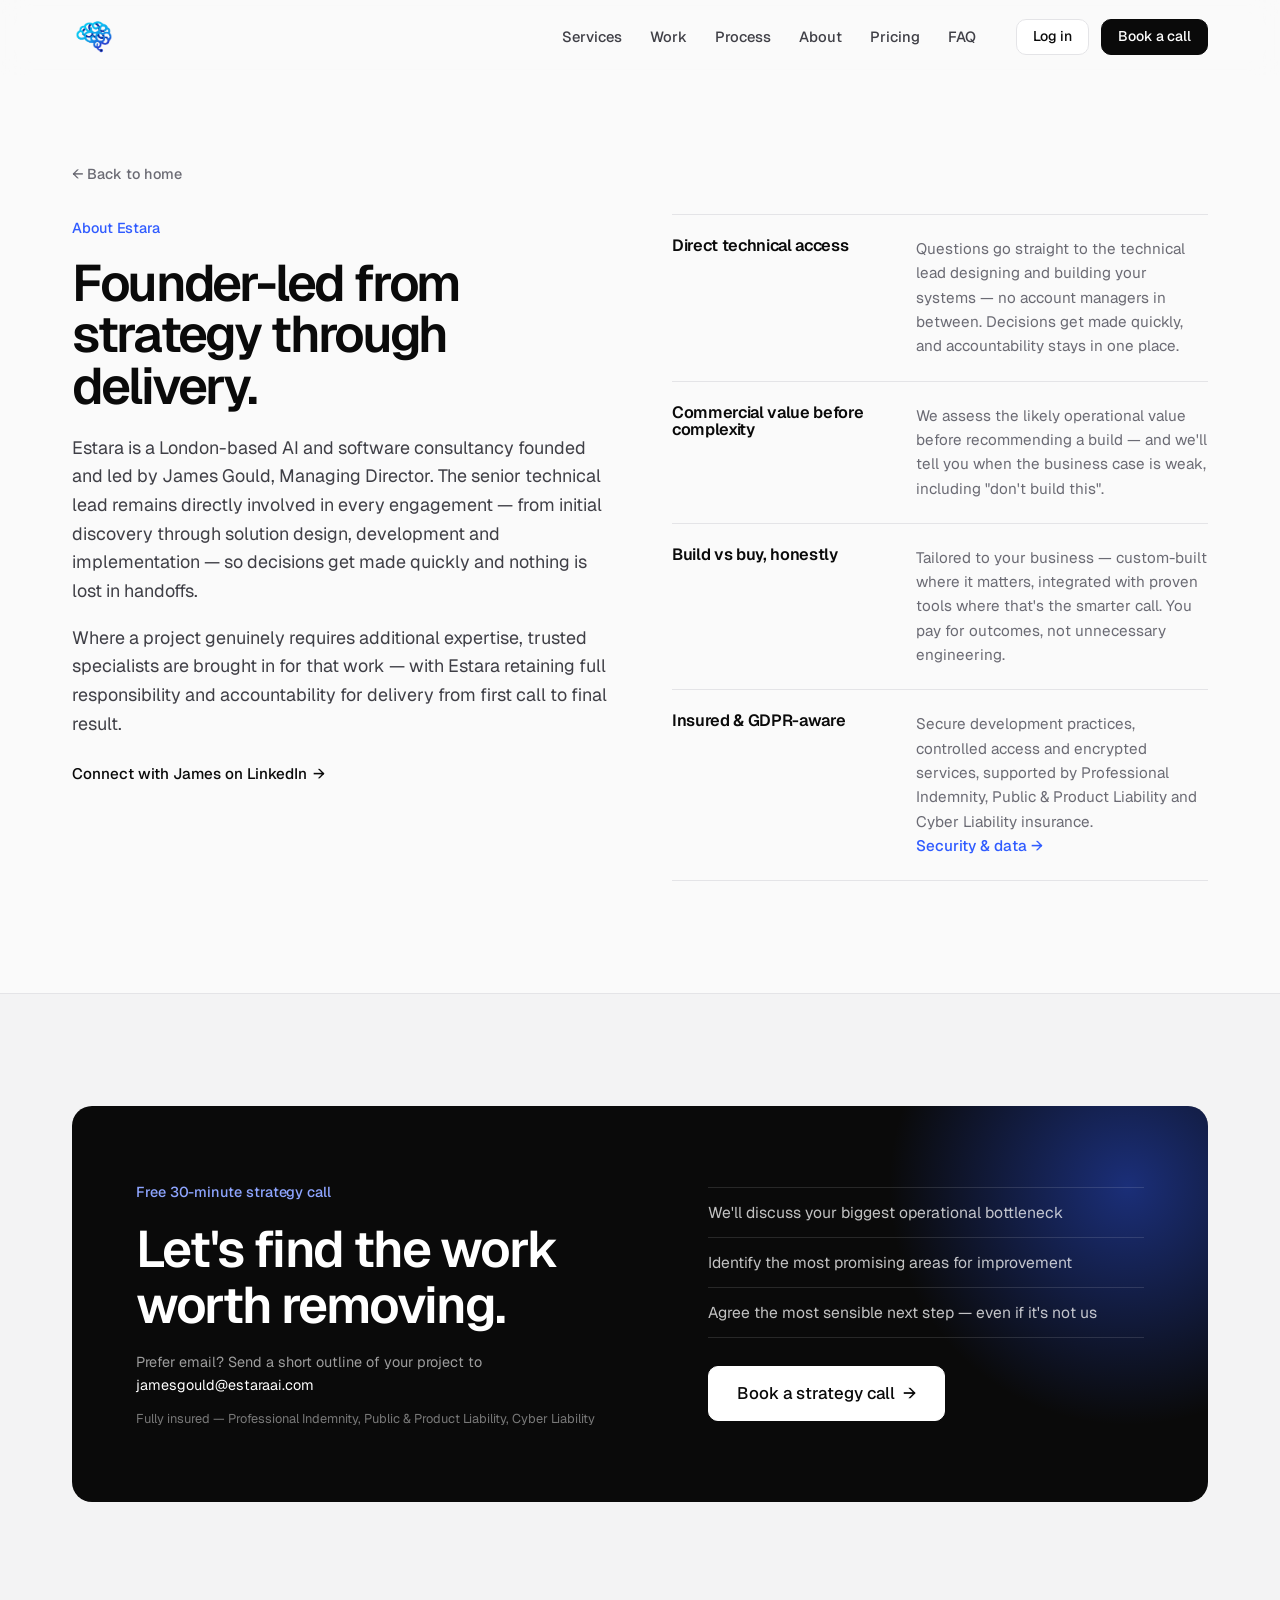
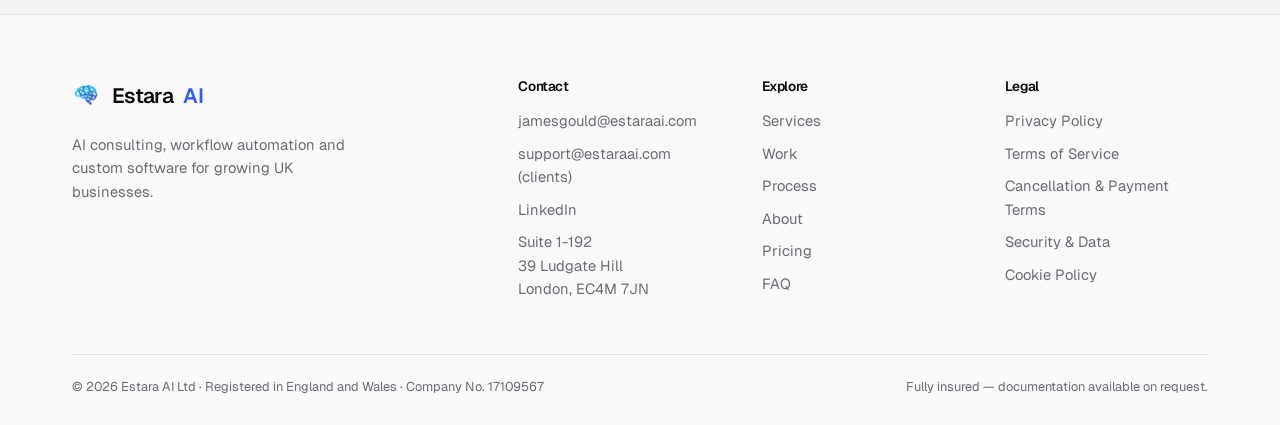
<file: about/index.html>
<!DOCTYPE html>
<html lang="en">
<head>
  <meta charset="UTF-8" />
  <meta name="viewport" content="width=device-width, initial-scale=1.0" />
  <title>About Estara AI — Founder-led AI &amp; software consultancy, London</title>
  <meta name="description" content="Estara AI is a London-based AI and software consultancy founded and led by James Gould. Direct technical access, honest build-vs-buy advice, fully insured and GDPR-aware." />
  <link rel="preconnect" href="https://fonts.googleapis.com" />
  <link rel="preconnect" href="https://fonts.gstatic.com" crossorigin />
  <link href="https://fonts.googleapis.com/css2?family=Geist:wght@300..800&display=swap" rel="stylesheet" />
  <link rel="icon" type="image/png" sizes="any" href="/assets/logo.png?v=2" />
  <link rel="shortcut icon" type="image/png" href="/assets/logo.png?v=2" />
  <link rel="apple-touch-icon" href="/assets/logo.png?v=2" />
  <link rel="stylesheet" href="/styles.css" />
</head>
<body>

  <!-- ======= NAV ======= -->
  <header class="nav" id="nav">
    <div class="nav-inner">
      <a href="/" class="logo" aria-label="Estara AI — home">
        <img src="/assets/logo.png" alt="Estara AI logo" class="logo-img" />
      </a>
      <nav class="nav-links" id="navLinks">
        <a href="/#services">Services</a>
        <a href="/#work">Work</a>
        <a href="/#process">Process</a>
        <a href="/about/">About</a>
        <a href="/pricing/">Pricing</a>
        <a href="/pricing/#faq">FAQ</a>
        <a href="/portal/" class="nav-login-mobile">Log in</a>
      </nav>
      <a href="/portal/" class="btn btn-ghost btn-nav btn-nav-login">Log in</a>
      <a href="https://calendly.com/jamesgould-estaraai/30min" target="_blank" rel="noopener" class="btn btn-primary btn-nav">Book a call</a>
      <button class="nav-toggle" id="navToggle" aria-label="Toggle menu"><span></span><span></span><span></span></button>
    </div>
  </header>

  <main class="page-main">

    <section class="section">
      <div class="container">
        <a href="/" class="page-back">&larr; Back to home</a>
        <div class="about-grid">
          <div class="about-copy reveal">
            <span class="eyebrow">About Estara</span>
            <h1>Founder-led from strategy through delivery.</h1>
            <p style="margin-top:22px;">Estara is a London-based AI and software consultancy founded and led by James Gould, Managing Director. The senior technical lead remains directly involved in every engagement — from initial discovery through solution design, development and implementation — so decisions get made quickly and nothing is lost in handoffs.</p>
            <p>Where a project genuinely requires additional expertise, trusted specialists are brought in for that work — with Estara retaining full responsibility and accountability for delivery from first call to final result.</p>
            <a href="https://www.linkedin.com/in/james-gould-26240a345/" target="_blank" rel="noopener" class="card-link">Connect with James on LinkedIn <span aria-hidden="true">&rarr;</span></a>
          </div>
          <ul class="principles reveal">
            <li>
              <h3>Direct technical access</h3>
              <p>Questions go straight to the technical lead designing and building your systems — no account managers in between. Decisions get made quickly, and accountability stays in one place.</p>
            </li>
            <li>
              <h3>Commercial value before complexity</h3>
              <p>We assess the likely operational value before recommending a build — and we'll tell you when the business case is weak, including "don't build this".</p>
            </li>
            <li>
              <h3>Build vs buy, honestly</h3>
              <p>Tailored to your business — custom-built where it matters, integrated with proven tools where that's the smarter call. You pay for outcomes, not unnecessary engineering.</p>
            </li>
            <li>
              <h3>Insured &amp; GDPR-aware</h3>
              <p>Secure development practices, controlled access and encrypted services, supported by Professional Indemnity, Public &amp; Product Liability and Cyber Liability insurance. <a href="/security/" class="tile-link">Security &amp; data &rarr;</a></p>
            </li>
          </ul>
        </div>
      </div>
    </section>

    <section class="section section-alt">
      <div class="container">
        <div class="cta-panel reveal">
          <div>
            <span class="eyebrow">Free 30-minute strategy call</span>
            <h2>Let's find the work worth removing.</h2>
            <p class="cta-email">Prefer email? Send a short outline of your project to <a href="mailto:jamesgould@estaraai.com">jamesgould@estaraai.com</a></p>
            <span class="cta-note">Fully insured — Professional Indemnity, Public &amp; Product Liability, Cyber Liability</span>
          </div>
          <div class="cta-side">
            <ul class="cta-list">
              <li>We'll discuss your biggest operational bottleneck</li>
              <li>Identify the most promising areas for improvement</li>
              <li>Agree the most sensible next step — even if it's not us</li>
            </ul>
            <a href="https://calendly.com/jamesgould-estaraai/30min" target="_blank" rel="noopener" class="btn btn-primary btn-xl">Book a strategy call <span class="arrow" aria-hidden="true">&rarr;</span></a>
          </div>
        </div>
      </div>
    </section>

  </main>

  <!-- ======= FOOTER ======= -->
  <footer class="footer" id="contact">
    <div class="container">
      <div class="footer-grid">
        <div class="footer-brand">
          <a href="/" class="logo"><img src="/assets/logo.png" alt="Estara AI logo" class="logo-img" />Estara<span class="logo-accent">AI</span></a>
          <p>AI consulting, workflow automation and custom software for growing UK businesses.</p>
        </div>
        <div class="footer-col">
          <h4>Contact</h4>
          <a href="mailto:jamesgould@estaraai.com">jamesgould@estaraai.com</a>
          <a href="mailto:support@estaraai.com">support@estaraai.com (clients)</a>
          <a href="https://www.linkedin.com/in/james-gould-26240a345/" target="_blank" rel="noopener">LinkedIn</a>
          <address>Suite 1-192<br />39 Ludgate Hill<br />London, EC4M 7JN</address>
        </div>
        <div class="footer-col">
          <h4>Explore</h4>
          <a href="/#services">Services</a>
          <a href="/#work">Work</a>
          <a href="/#process">Process</a>
          <a href="/about/">About</a>
          <a href="/pricing/">Pricing</a>
          <a href="/pricing/#faq">FAQ</a>
        </div>
        <div class="footer-col">
          <h4>Legal</h4>
          <a href="/privacy/">Privacy Policy</a>
          <a href="/terms/">Terms of Service</a>
          <a href="/cancellation-and-payment-terms/">Cancellation &amp; Payment Terms</a>
          <a href="/security/">Security &amp; Data</a>
          <a href="/cookie-policy/">Cookie Policy</a>
        </div>
      </div>
      <div class="footer-bottom">
        <span>&copy; 2026 Estara AI Ltd &middot; Registered in England and Wales &middot; Company No. 17109567</span>
        <span>Fully insured — documentation available on request.</span>
      </div>
    </div>
  </footer>

  <script src="/script.js"></script>
</body>
</html>
</file>
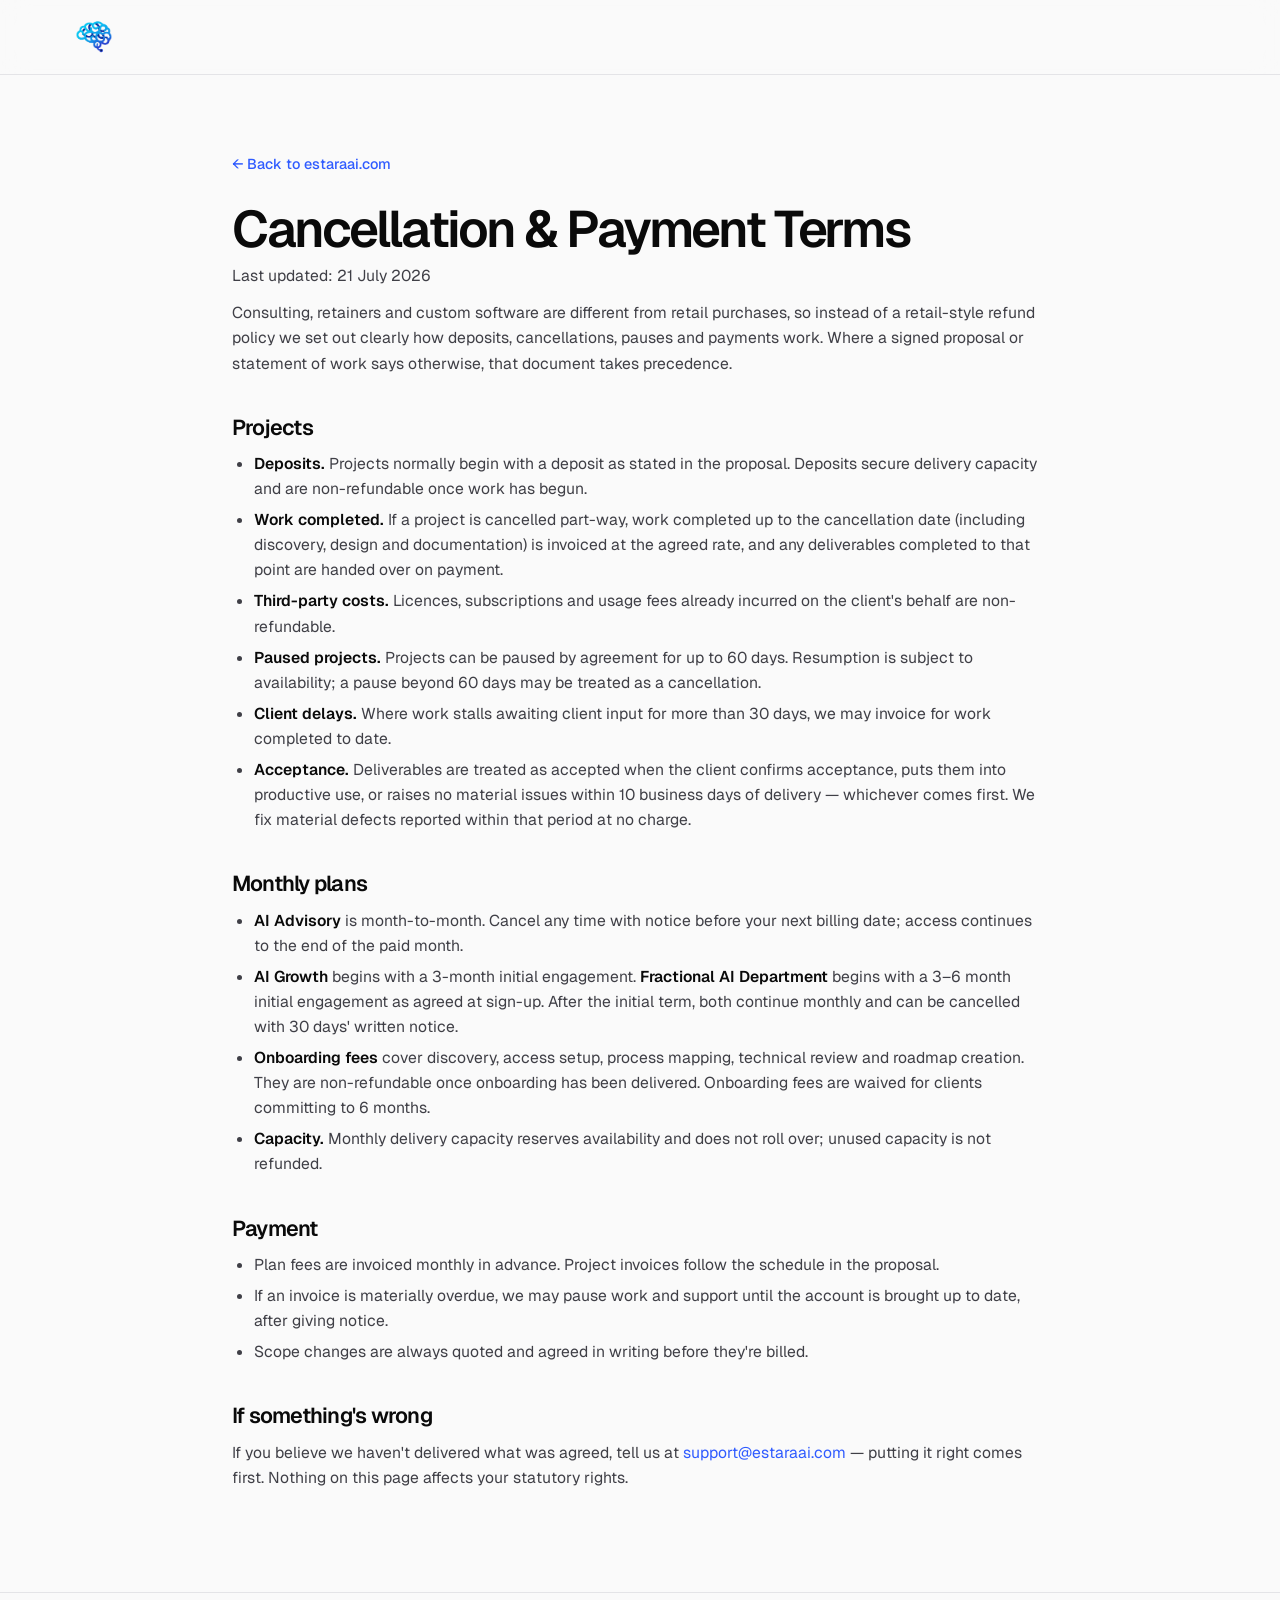
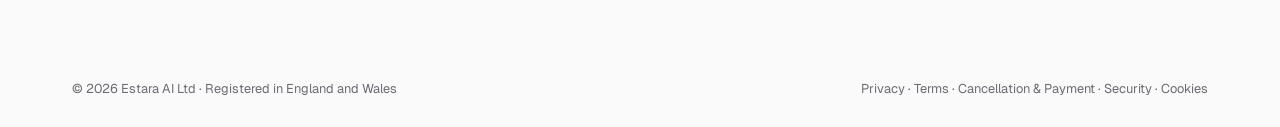
<file: cancellation-and-payment-terms/index.html>
<!DOCTYPE html>
<html lang="en">
<head>
  <meta charset="UTF-8" />
  <meta name="viewport" content="width=device-width, initial-scale=1.0" />
  <title>Cancellation & Payment Terms — Estara AI</title>
  <link rel="preconnect" href="https://fonts.googleapis.com" />
  <link rel="preconnect" href="https://fonts.gstatic.com" crossorigin />
  <link href="https://fonts.googleapis.com/css2?family=Geist:wght@300..800&display=swap" rel="stylesheet" />
  <link rel="icon" type="image/png" sizes="any" href="/assets/logo.png?v=2" />
  <link rel="stylesheet" href="/styles.css" />
</head>
<body>
  <header class="nav scrolled">
    <div class="nav-inner">
      <a href="/" class="logo"><img src="/assets/logo.png" alt="Estara AI logo" class="logo-img" /></a>
    </div>
  </header>
  <main class="legal-main">
    <div class="container container-narrow">
      <a href="/" class="legal-back">&larr; Back to estaraai.com</a>
      <h1>Cancellation & Payment Terms</h1>
      <p class="legal-updated">Last updated: 21 July 2026</p>

      <p>Consulting, retainers and custom software are different from retail purchases, so instead of a retail-style refund policy we set out clearly how deposits, cancellations, pauses and payments work. Where a signed proposal or statement of work says otherwise, that document takes precedence.</p>

      <h2>Projects</h2>
      <ul>
        <li><strong>Deposits.</strong> Projects normally begin with a deposit as stated in the proposal. Deposits secure delivery capacity and are non-refundable once work has begun.</li>
        <li><strong>Work completed.</strong> If a project is cancelled part-way, work completed up to the cancellation date (including discovery, design and documentation) is invoiced at the agreed rate, and any deliverables completed to that point are handed over on payment.</li>
        <li><strong>Third-party costs.</strong> Licences, subscriptions and usage fees already incurred on the client's behalf are non-refundable.</li>
        <li><strong>Paused projects.</strong> Projects can be paused by agreement for up to 60 days. Resumption is subject to availability; a pause beyond 60 days may be treated as a cancellation.</li>
        <li><strong>Client delays.</strong> Where work stalls awaiting client input for more than 30 days, we may invoice for work completed to date.</li>
        <li><strong>Acceptance.</strong> Deliverables are treated as accepted when the client confirms acceptance, puts them into productive use, or raises no material issues within 10 business days of delivery — whichever comes first. We fix material defects reported within that period at no charge.</li>
      </ul>

      <h2>Monthly plans</h2>
      <ul>
        <li><strong>AI Advisory</strong> is month-to-month. Cancel any time with notice before your next billing date; access continues to the end of the paid month.</li>
        <li><strong>AI Growth</strong> begins with a 3-month initial engagement. <strong>Fractional AI Department</strong> begins with a 3&ndash;6 month initial engagement as agreed at sign-up. After the initial term, both continue monthly and can be cancelled with 30 days' written notice.</li>
        <li><strong>Onboarding fees</strong> cover discovery, access setup, process mapping, technical review and roadmap creation. They are non-refundable once onboarding has been delivered. Onboarding fees are waived for clients committing to 6 months.</li>
        <li><strong>Capacity.</strong> Monthly delivery capacity reserves availability and does not roll over; unused capacity is not refunded.</li>
      </ul>

      <h2>Payment</h2>
      <ul>
        <li>Plan fees are invoiced monthly in advance. Project invoices follow the schedule in the proposal.</li>
        <li>If an invoice is materially overdue, we may pause work and support until the account is brought up to date, after giving notice.</li>
        <li>Scope changes are always quoted and agreed in writing before they're billed.</li>
      </ul>

      <h2>If something's wrong</h2>
      <p>If you believe we haven't delivered what was agreed, tell us at <a href="mailto:support@estaraai.com">support@estaraai.com</a> — putting it right comes first. Nothing on this page affects your statutory rights.</p>

    </div>
  </main>
  <footer class="footer">
    <div class="container">
      <div class="footer-bottom">
        <span>&copy; 2026 Estara AI Ltd &middot; Registered in England and Wales</span>
        <span><a href="/privacy/">Privacy</a> &middot; <a href="/terms/">Terms</a> &middot; <a href="/cancellation-and-payment-terms/">Cancellation &amp; Payment</a> &middot; <a href="/security/">Security</a> &middot; <a href="/cookie-policy/">Cookies</a></span>
      </div>
    </div>
  </footer>
</body>
</html>
</file>
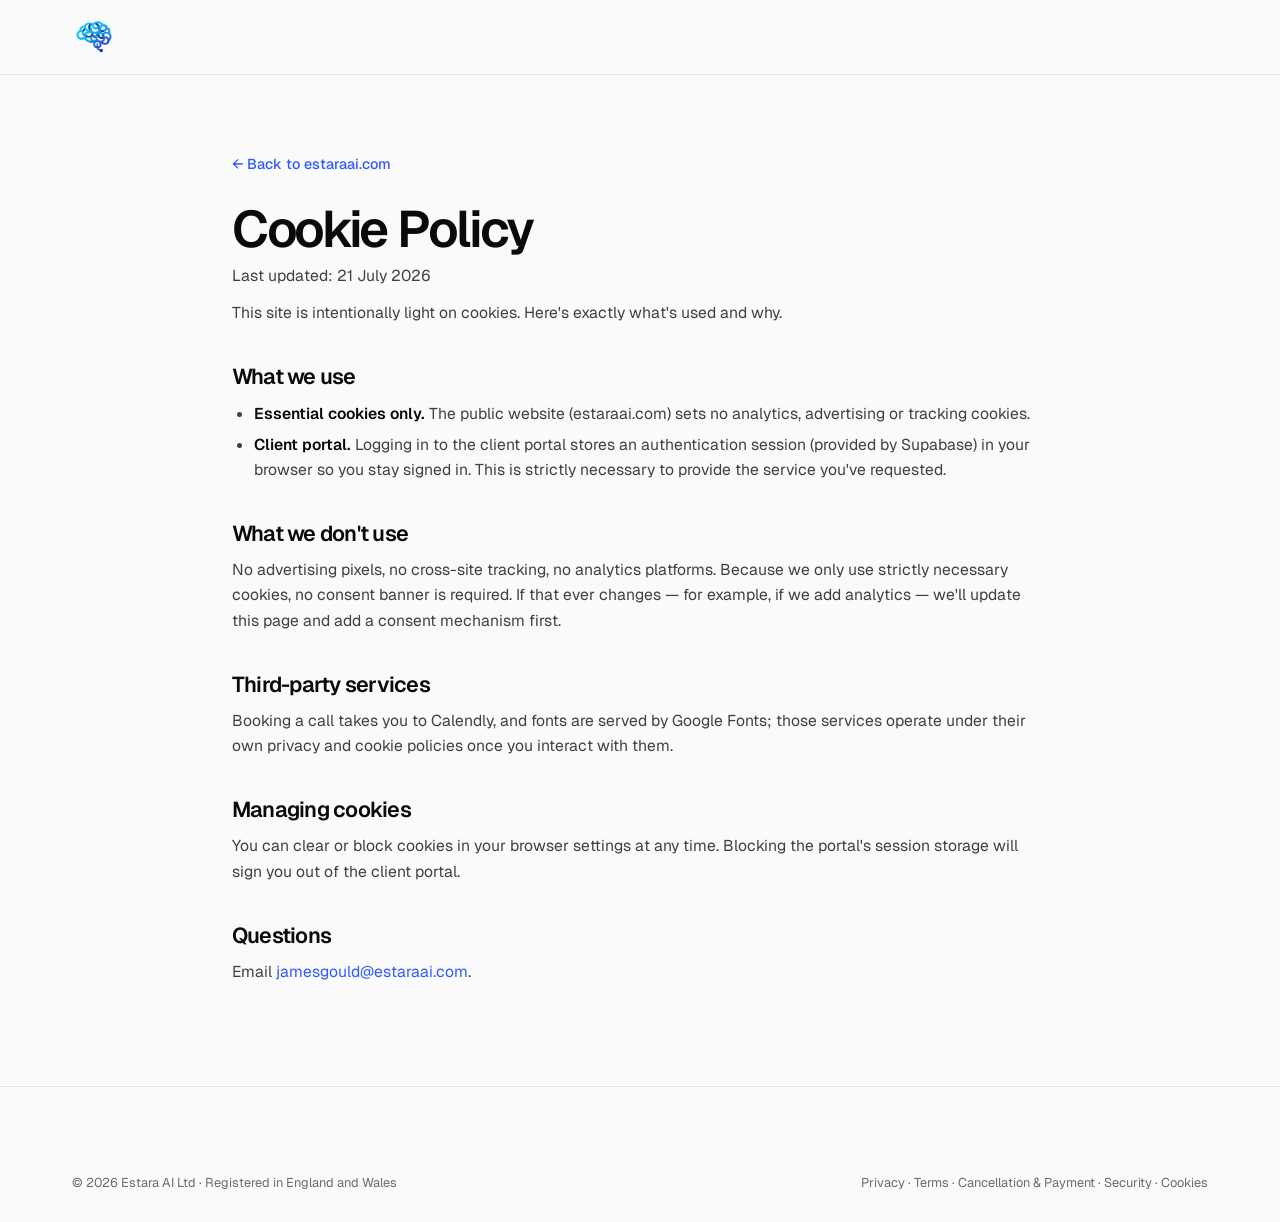
<file: cookie-policy/index.html>
<!DOCTYPE html>
<html lang="en">
<head>
  <meta charset="UTF-8" />
  <meta name="viewport" content="width=device-width, initial-scale=1.0" />
  <title>Cookie Policy — Estara AI</title>
  <link rel="preconnect" href="https://fonts.googleapis.com" />
  <link rel="preconnect" href="https://fonts.gstatic.com" crossorigin />
  <link href="https://fonts.googleapis.com/css2?family=Geist:wght@300..800&display=swap" rel="stylesheet" />
  <link rel="icon" type="image/png" sizes="any" href="/assets/logo.png?v=2" />
  <link rel="stylesheet" href="/styles.css" />
</head>
<body>
  <header class="nav scrolled">
    <div class="nav-inner">
      <a href="/" class="logo"><img src="/assets/logo.png" alt="Estara AI logo" class="logo-img" /></a>
    </div>
  </header>
  <main class="legal-main">
    <div class="container container-narrow">
      <a href="/" class="legal-back">&larr; Back to estaraai.com</a>
      <h1>Cookie Policy</h1>
      <p class="legal-updated">Last updated: 21 July 2026</p>

      <p>This site is intentionally light on cookies. Here's exactly what's used and why.</p>

      <h2>What we use</h2>
      <ul>
        <li><strong>Essential cookies only.</strong> The public website (estaraai.com) sets no analytics, advertising or tracking cookies.</li>
        <li><strong>Client portal.</strong> Logging in to the client portal stores an authentication session (provided by Supabase) in your browser so you stay signed in. This is strictly necessary to provide the service you've requested.</li>
      </ul>

      <h2>What we don't use</h2>
      <p>No advertising pixels, no cross-site tracking, no analytics platforms. Because we only use strictly necessary cookies, no consent banner is required. If that ever changes — for example, if we add analytics — we'll update this page and add a consent mechanism first.</p>

      <h2>Third-party services</h2>
      <p>Booking a call takes you to Calendly, and fonts are served by Google Fonts; those services operate under their own privacy and cookie policies once you interact with them.</p>

      <h2>Managing cookies</h2>
      <p>You can clear or block cookies in your browser settings at any time. Blocking the portal's session storage will sign you out of the client portal.</p>

      <h2>Questions</h2>
      <p>Email <a href="mailto:jamesgould@estaraai.com">jamesgould@estaraai.com</a>.</p>

    </div>
  </main>
  <footer class="footer">
    <div class="container">
      <div class="footer-bottom">
        <span>&copy; 2026 Estara AI Ltd &middot; Registered in England and Wales</span>
        <span><a href="/privacy/">Privacy</a> &middot; <a href="/terms/">Terms</a> &middot; <a href="/cancellation-and-payment-terms/">Cancellation &amp; Payment</a> &middot; <a href="/security/">Security</a> &middot; <a href="/cookie-policy/">Cookies</a></span>
      </div>
    </div>
  </footer>
</body>
</html>
</file>
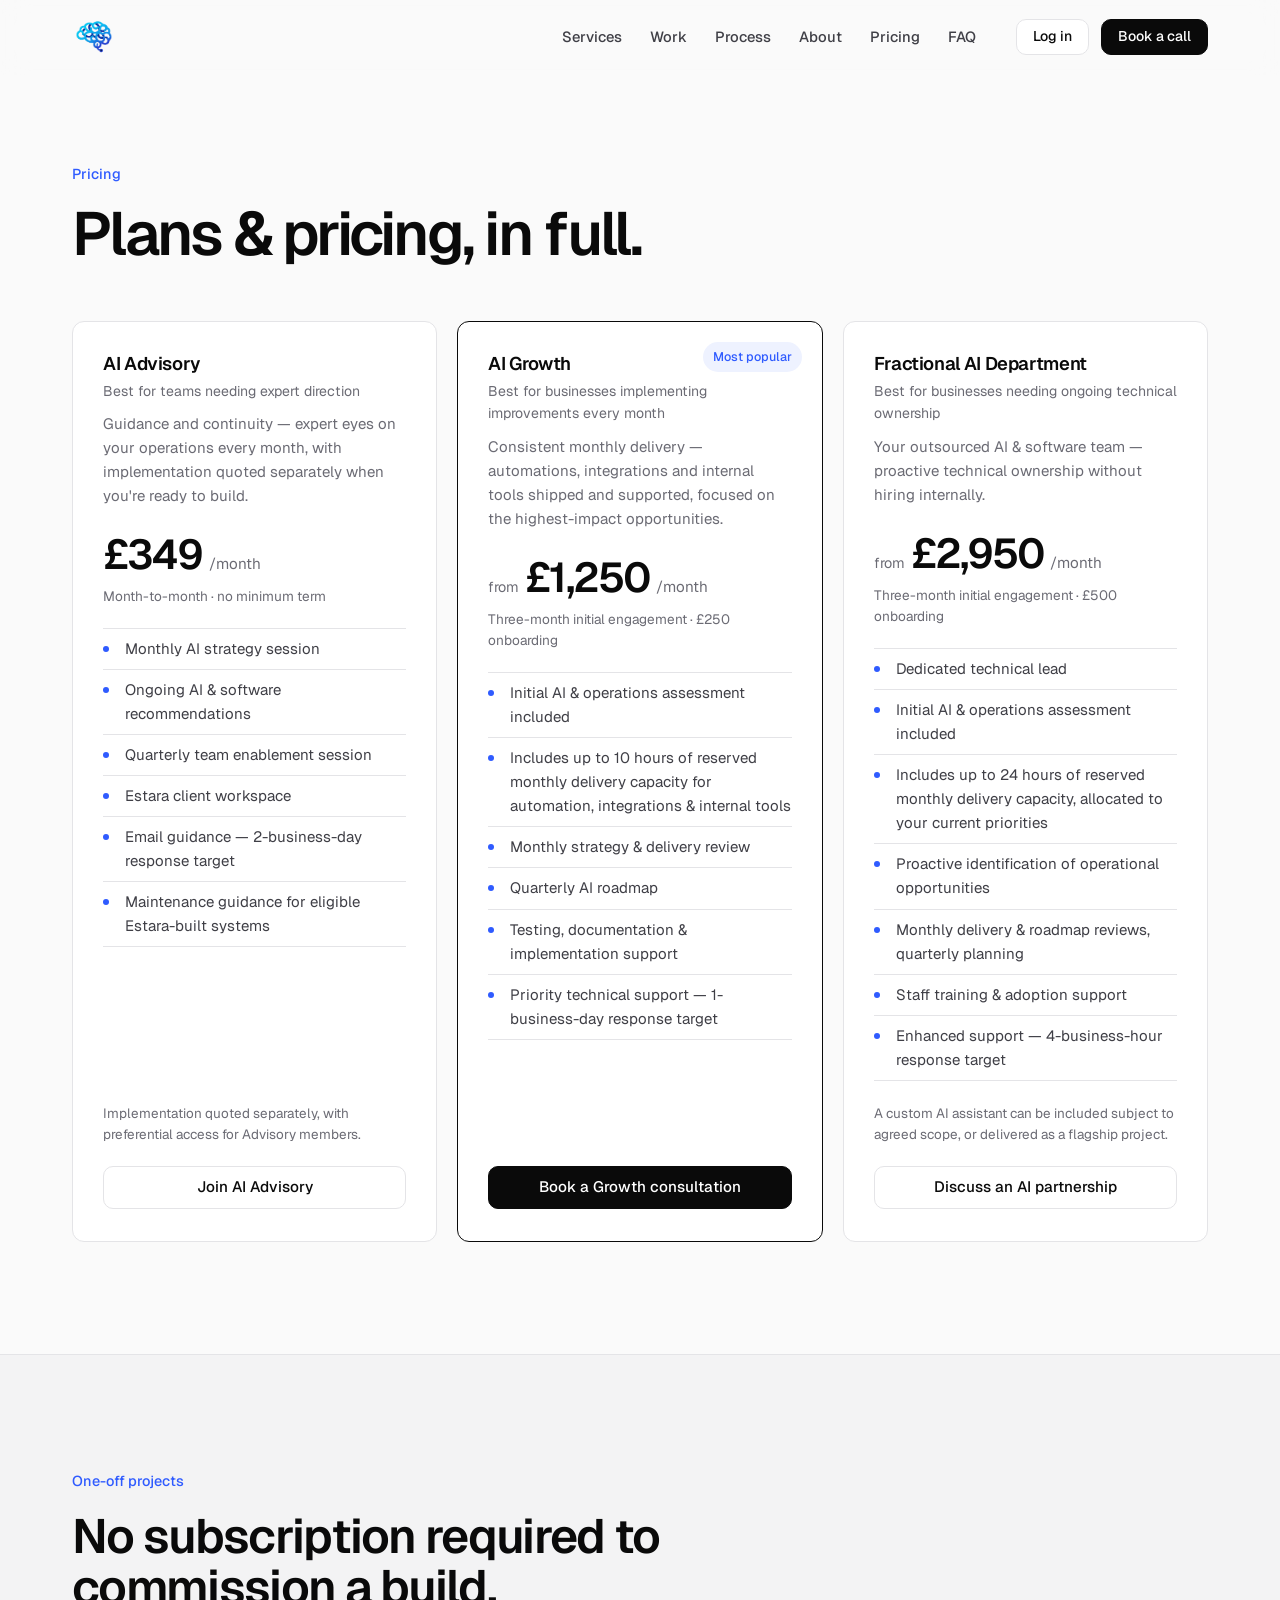
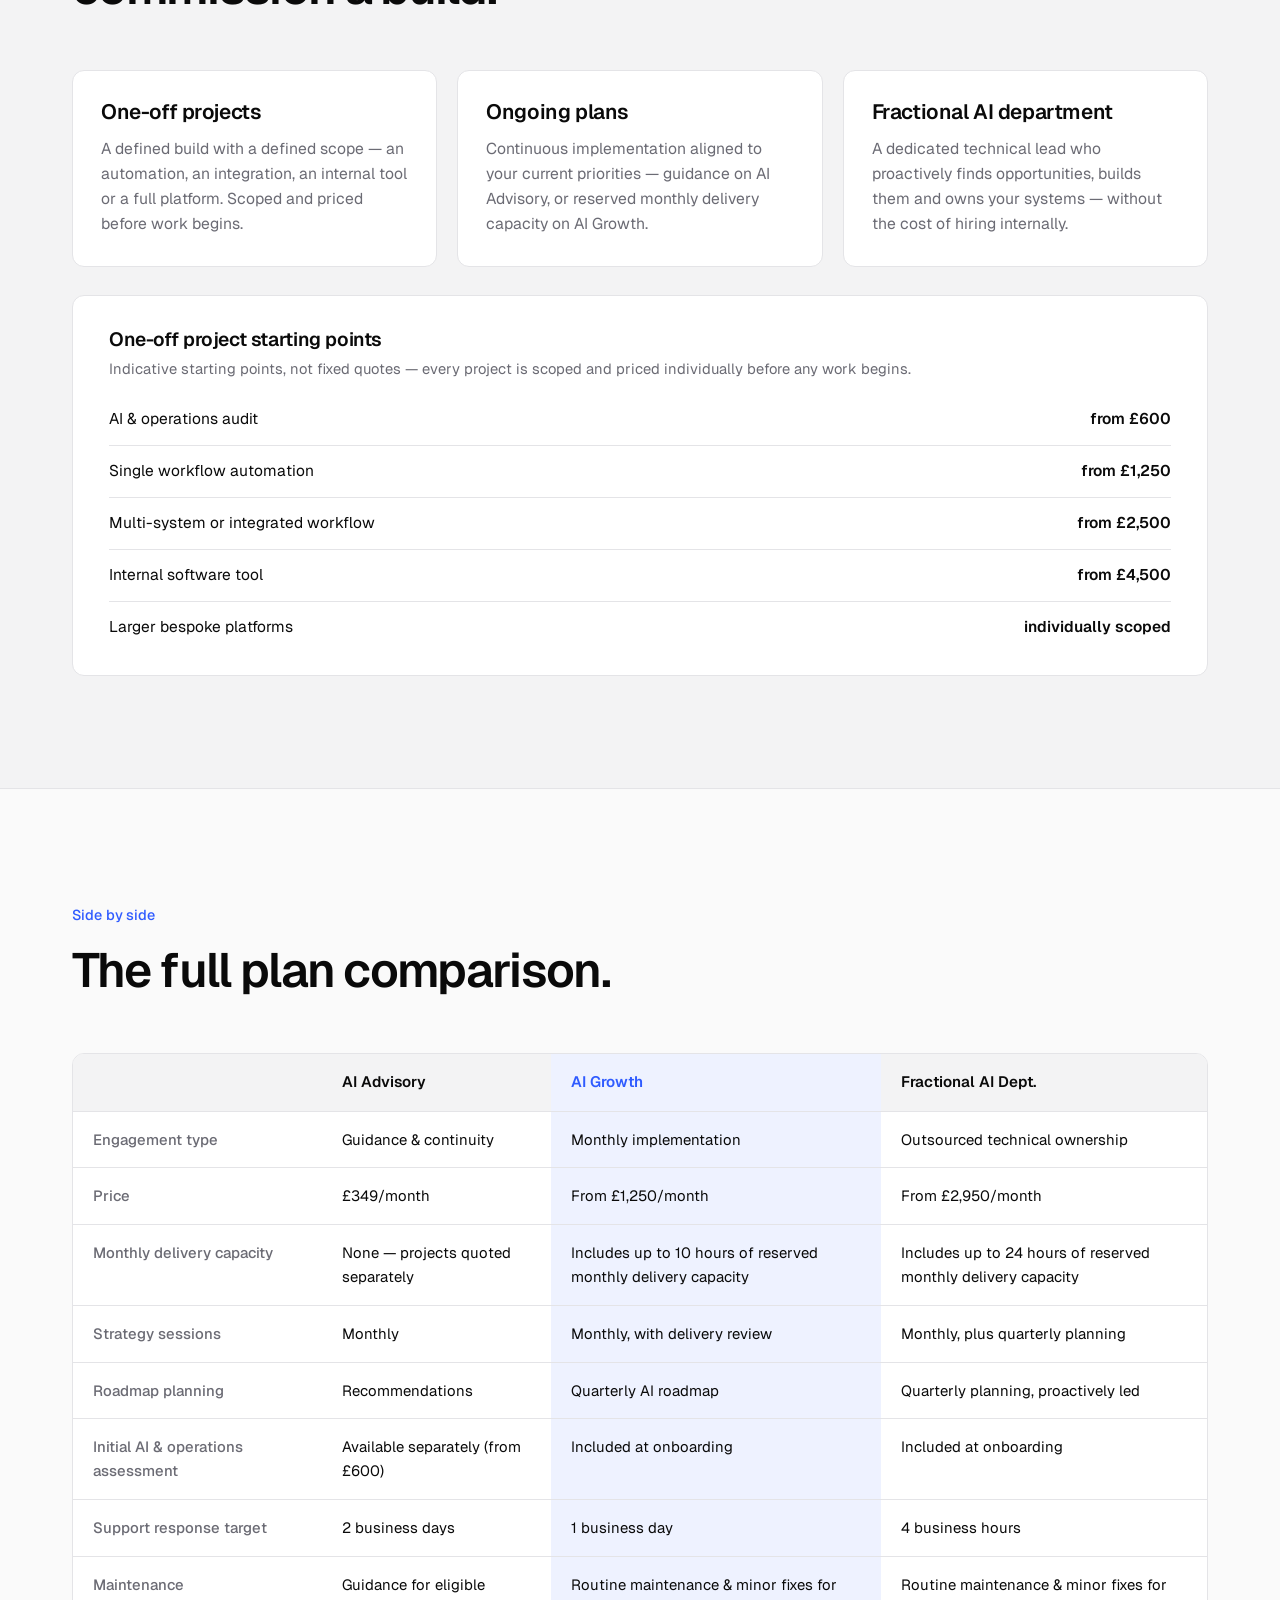
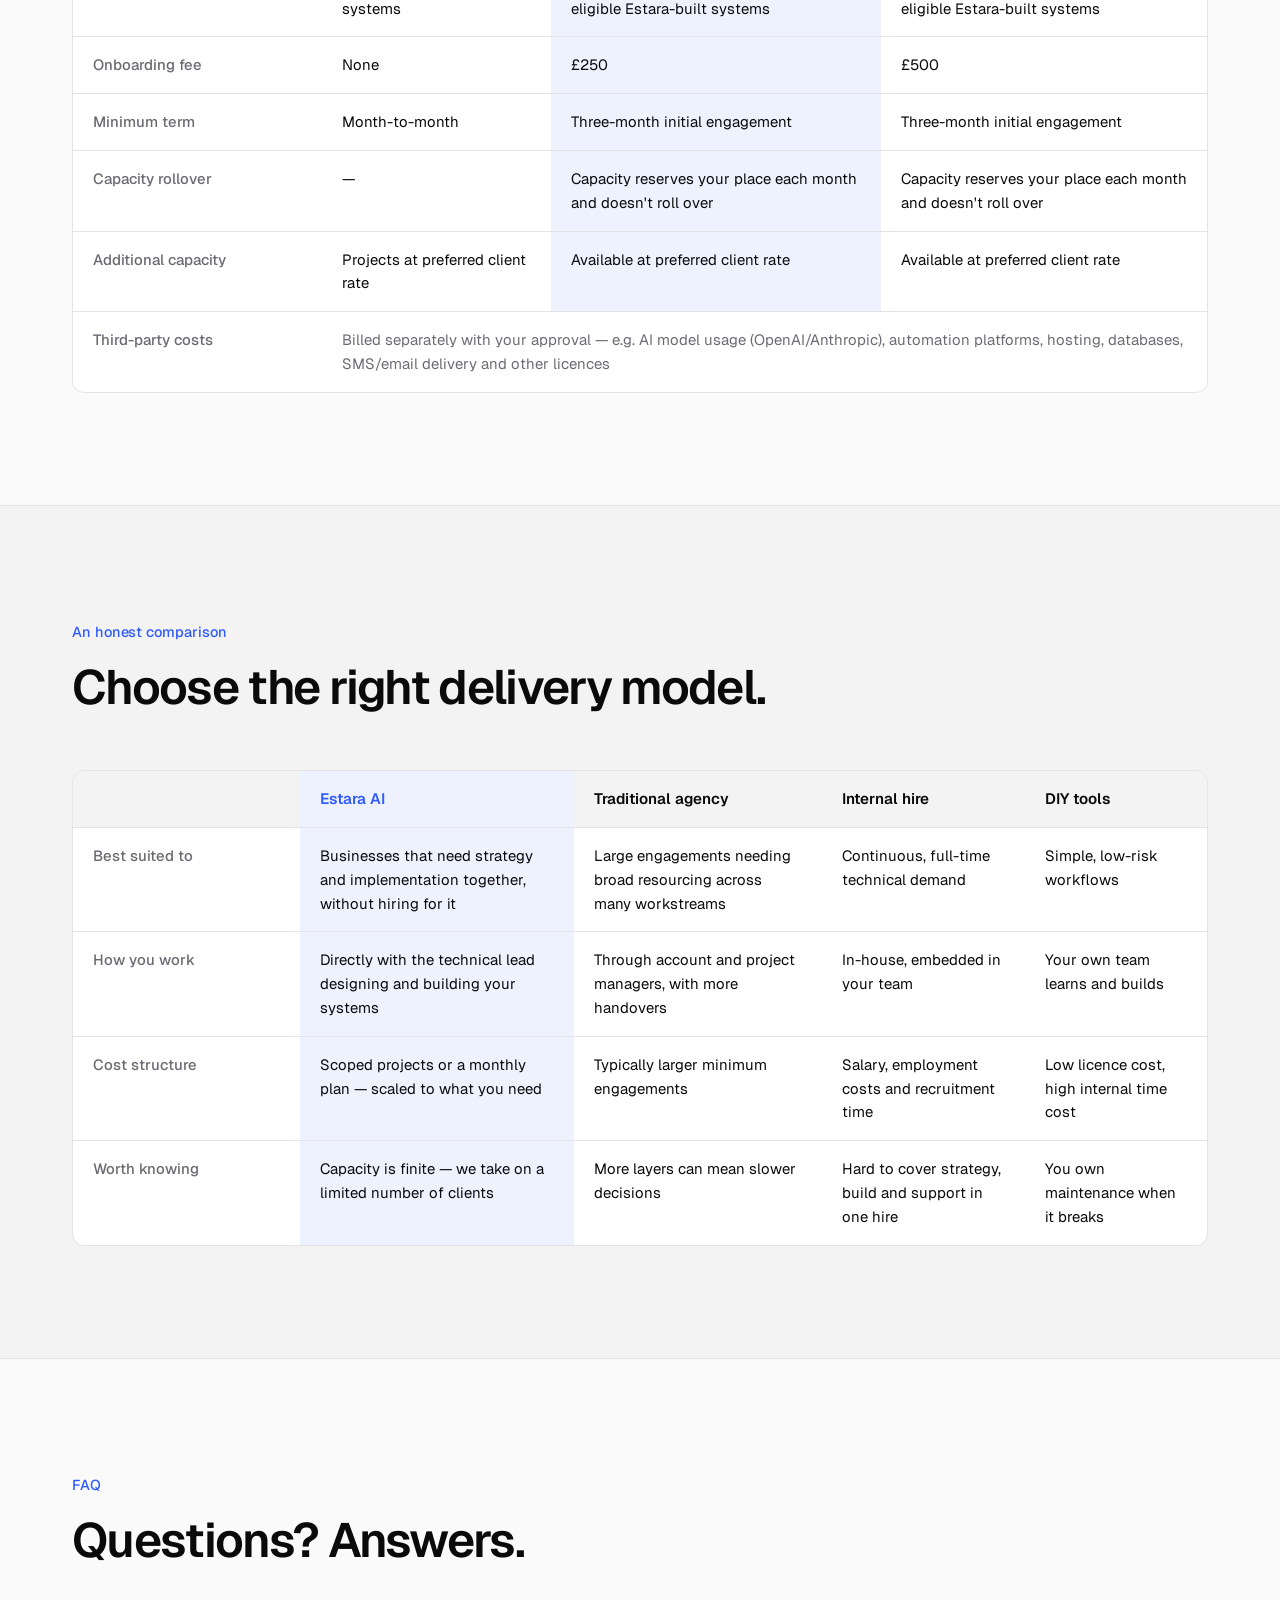
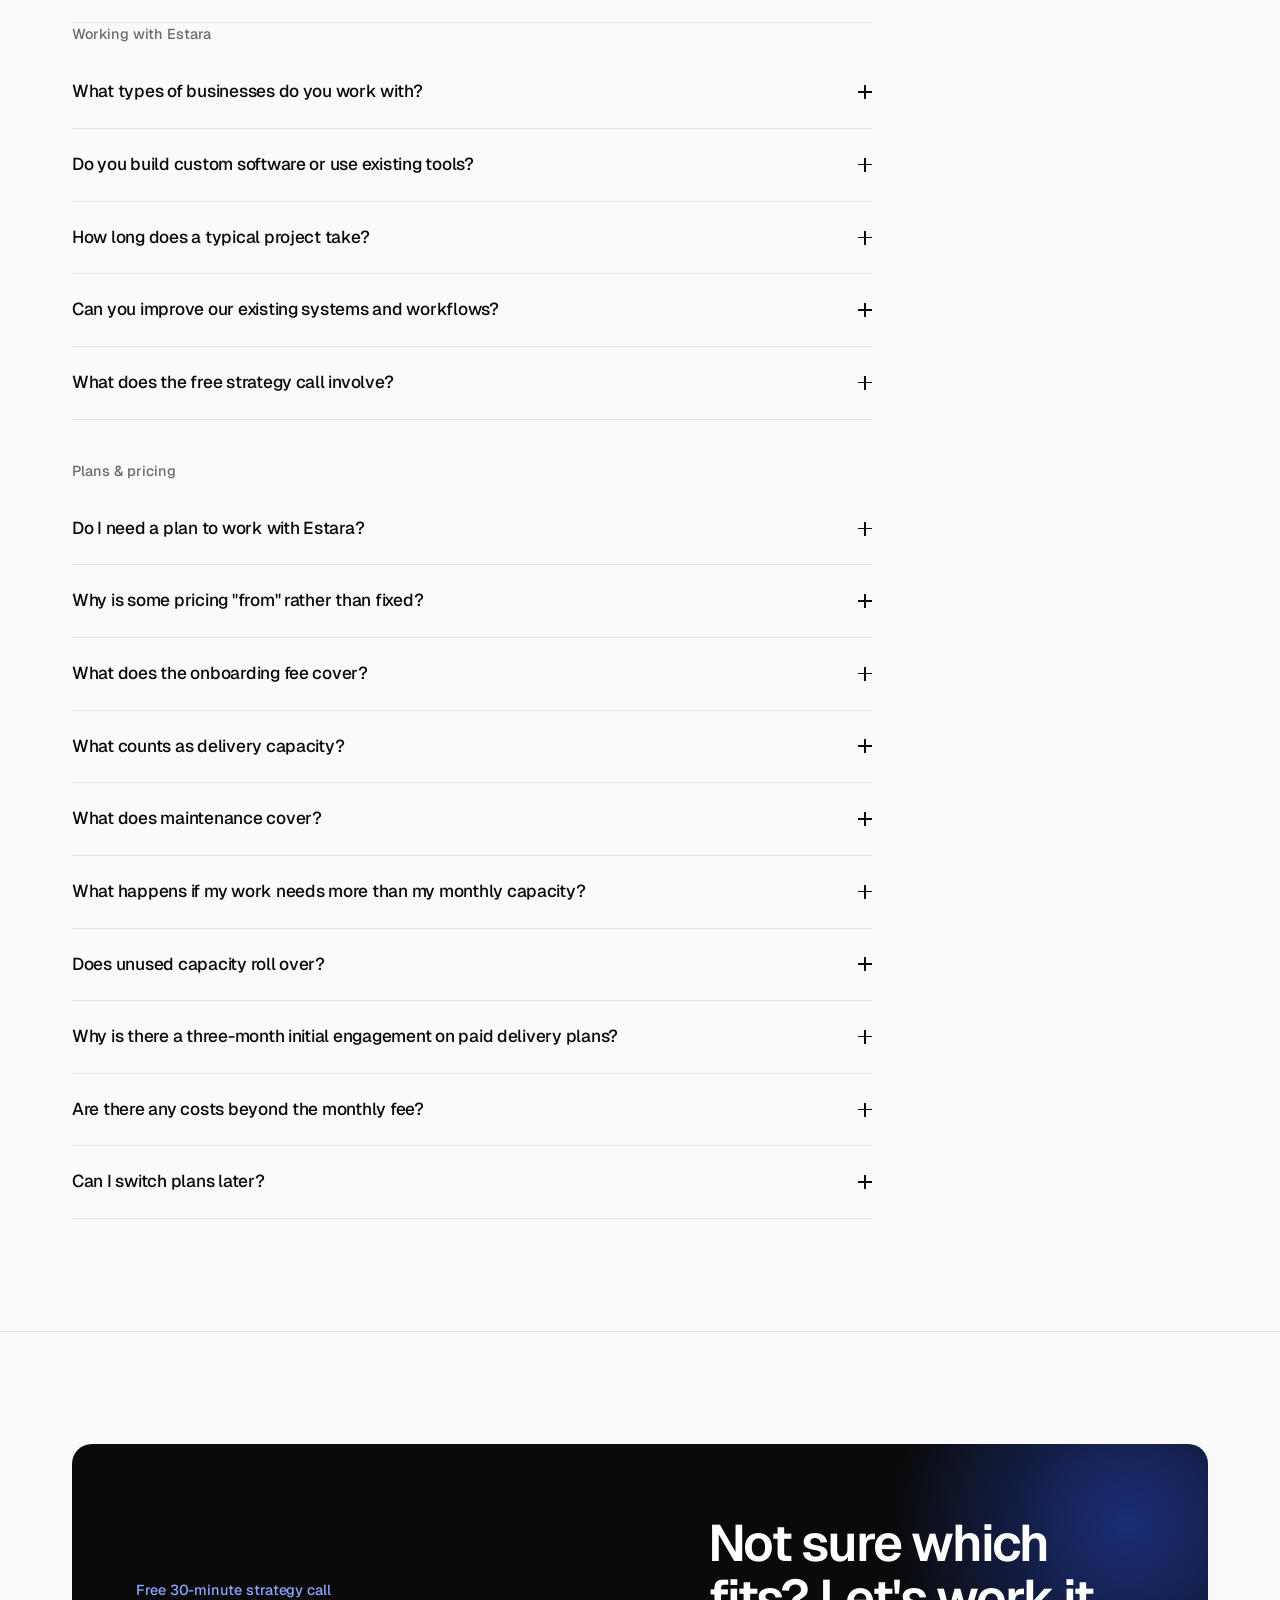
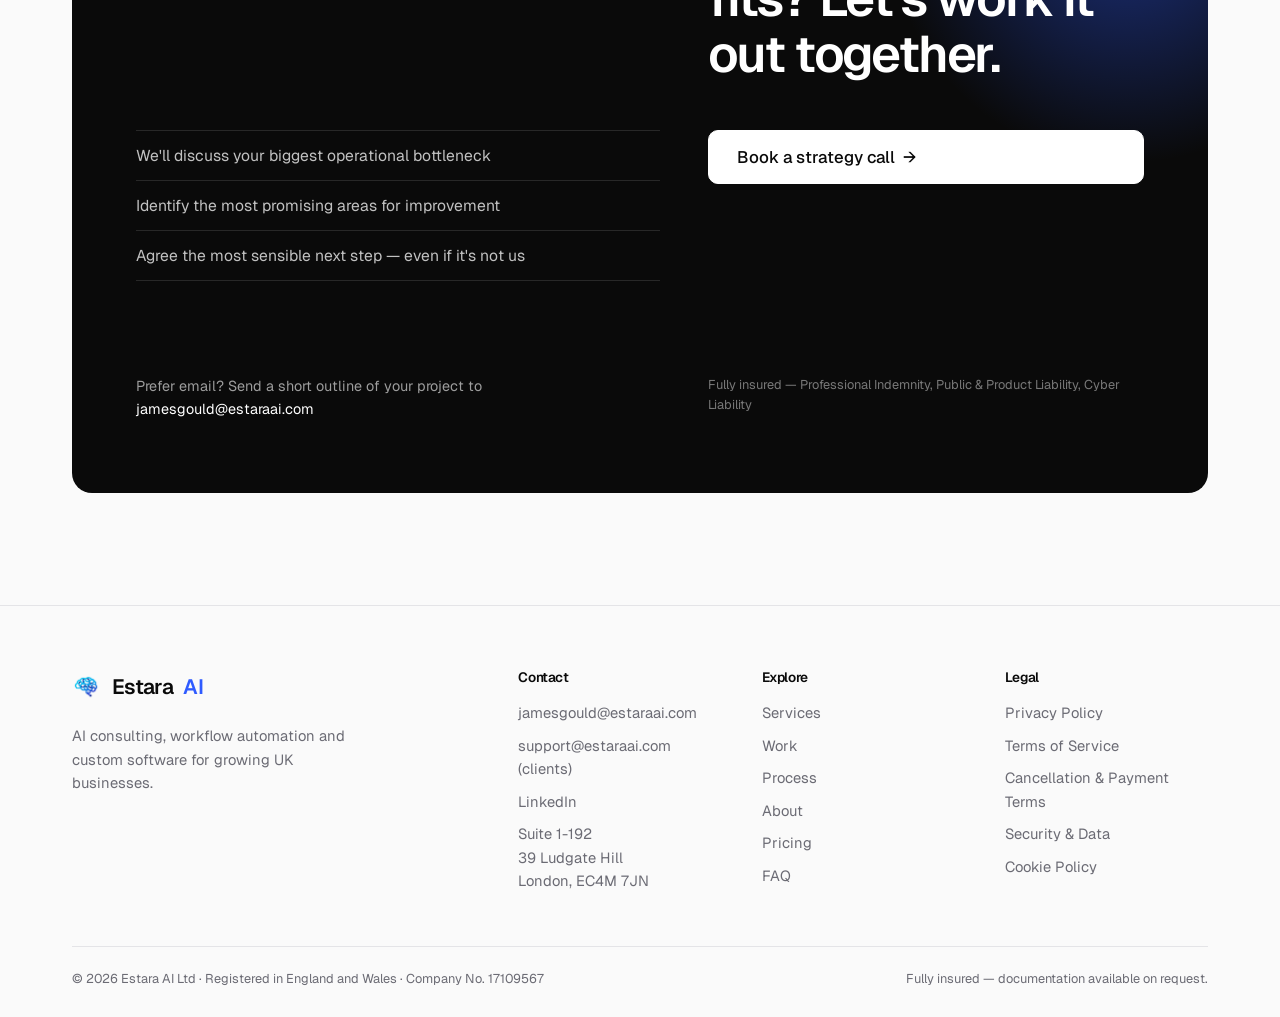
<file: pricing/index.html>
<!DOCTYPE html>
<html lang="en">
<head>
  <meta charset="UTF-8" />
  <meta name="viewport" content="width=device-width, initial-scale=1.0" />
  <title>Plans &amp; Pricing — Estara AI</title>
  <meta name="description" content="Estara AI's plans and pricing in full — AI Advisory, AI Growth and Fractional AI Department, one-off project starting points, a complete comparison and pricing FAQ." />
  <link rel="preconnect" href="https://fonts.googleapis.com" />
  <link rel="preconnect" href="https://fonts.gstatic.com" crossorigin />
  <link href="https://fonts.googleapis.com/css2?family=Geist:wght@300..800&display=swap" rel="stylesheet" />
  <link rel="icon" type="image/png" sizes="any" href="/assets/logo.png?v=2" />
  <link rel="shortcut icon" type="image/png" href="/assets/logo.png?v=2" />
  <link rel="apple-touch-icon" href="/assets/logo.png?v=2" />
  <link rel="stylesheet" href="/styles.css" />
</head>
<body>

  <!-- ======= NAV ======= -->
  <header class="nav" id="nav">
    <div class="nav-inner">
      <a href="/" class="logo" aria-label="Estara AI — home">
        <img src="/assets/logo.png" alt="Estara AI logo" class="logo-img" />
      </a>
      <nav class="nav-links" id="navLinks">
        <a href="/#services">Services</a>
        <a href="/#work">Work</a>
        <a href="/#process">Process</a>
        <a href="/about/">About</a>
        <a href="/pricing/">Pricing</a>
        <a href="/pricing/#faq">FAQ</a>
        <a href="/portal/" class="nav-login-mobile">Log in</a>
      </nav>
      <a href="/portal/" class="btn btn-ghost btn-nav btn-nav-login">Log in</a>
      <a href="https://calendly.com/jamesgould-estaraai/30min" target="_blank" rel="noopener" class="btn btn-primary btn-nav">Book a call</a>
      <button class="nav-toggle" id="navToggle" aria-label="Toggle menu"><span></span><span></span><span></span></button>
    </div>
  </header>

  <main class="page-main">

    <!-- ======= PAGE HEAD + PLAN CARDS ======= -->
    <section class="section">
      <div class="container">
        <div class="section-head reveal">
          <span class="eyebrow">Pricing</span>
          <h1>Plans &amp; pricing, in full.</h1>
        </div>
        <div class="plans">
          <article class="price-card panel reveal">
            <h3>AI Advisory</h3>
            <p class="plan-bestfor">Best for teams needing expert direction</p>
            <p class="plan-tagline">Guidance and continuity — expert eyes on your operations every month, with implementation quoted separately when you're ready to build.</p>
            <div class="price">&pound;349<span class="price-per">/month</span></div>
            <p class="plan-term">Month-to-month &middot; no minimum term</p>
            <ul class="card-list">
              <li>Monthly AI strategy session</li>
              <li>Ongoing AI &amp; software recommendations</li>
              <li>Quarterly team enablement session</li>
              <li>Estara client workspace</li>
              <li>Email guidance — 2-business-day response target</li>
              <li>Maintenance guidance for eligible Estara-built systems</li>
            </ul>
            <p class="plan-foot">Implementation quoted separately, with preferential access for Advisory members.</p>
            <a href="https://calendly.com/jamesgould-estaraai/30min" target="_blank" rel="noopener" class="btn btn-ghost btn-block">Join AI Advisory</a>
          </article>
          <article class="price-card panel card-featured reveal">
            <div class="card-badge">Most popular</div>
            <h3>AI Growth</h3>
            <p class="plan-bestfor">Best for businesses implementing improvements every month</p>
            <p class="plan-tagline">Consistent monthly delivery — automations, integrations and internal tools shipped and supported, focused on the highest-impact opportunities.</p>
            <div class="price"><span class="price-from">from</span>&pound;1,250<span class="price-per">/month</span></div>
            <p class="plan-term">Three-month initial engagement &middot; &pound;250 onboarding</p>
            <ul class="card-list">
              <li>Initial AI &amp; operations assessment included</li>
              <li>Includes up to 10 hours of reserved monthly delivery capacity for automation, integrations &amp; internal tools</li>
              <li>Monthly strategy &amp; delivery review</li>
              <li>Quarterly AI roadmap</li>
              <li>Testing, documentation &amp; implementation support</li>
              <li>Priority technical support — 1-business-day response target</li>
            </ul>
            <a href="https://calendly.com/jamesgould-estaraai/30min" target="_blank" rel="noopener" class="btn btn-primary btn-block">Book a Growth consultation</a>
          </article>
          <article class="price-card panel reveal">
            <h3>Fractional AI Department</h3>
            <p class="plan-bestfor">Best for businesses needing ongoing technical ownership</p>
            <p class="plan-tagline">Your outsourced AI &amp; software team — proactive technical ownership without hiring internally.</p>
            <div class="price"><span class="price-from">from</span>&pound;2,950<span class="price-per">/month</span></div>
            <p class="plan-term">Three-month initial engagement &middot; &pound;500 onboarding</p>
            <ul class="card-list">
              <li>Dedicated technical lead</li>
              <li>Initial AI &amp; operations assessment included</li>
              <li>Includes up to 24 hours of reserved monthly delivery capacity, allocated to your current priorities</li>
              <li>Proactive identification of operational opportunities</li>
              <li>Monthly delivery &amp; roadmap reviews, quarterly planning</li>
              <li>Staff training &amp; adoption support</li>
              <li>Enhanced support — 4-business-hour response target</li>
            </ul>
            <p class="plan-foot">A custom AI assistant can be included subject to agreed scope, or delivered as a flagship project.</p>
            <a href="https://calendly.com/jamesgould-estaraai/30min" target="_blank" rel="noopener" class="btn btn-ghost btn-block">Discuss an AI partnership</a>
          </article>
        </div>
      </div>
    </section>

    <!-- ======= ONE-OFF PROJECTS ======= -->
    <section class="section section-alt">
      <div class="container">
        <div class="section-head reveal">
          <span class="eyebrow">One-off projects</span>
          <h2>No subscription required to commission a build.</h2>
        </div>
        <div class="cards-3 engage-cards">
          <div class="card panel reveal">
            <h3>One-off projects</h3>
            <p>A defined build with a defined scope — an automation, an integration, an internal tool or a full platform. Scoped and priced before work begins.</p>
          </div>
          <div class="card panel reveal">
            <h3>Ongoing plans</h3>
            <p>Continuous implementation aligned to your current priorities — guidance on AI Advisory, or reserved monthly delivery capacity on AI Growth.</p>
          </div>
          <div class="card panel reveal">
            <h3>Fractional AI department</h3>
            <p>A dedicated technical lead who proactively finds opportunities, builds them and owns your systems — without the cost of hiring internally.</p>
          </div>
        </div>
        <div class="project-prices panel reveal">
          <h3>One-off project starting points</h3>
          <p class="project-prices-note">Indicative starting points, not fixed quotes — every project is scoped and priced individually before any work begins.</p>
          <ul class="price-list">
            <li><span>AI &amp; operations audit</span><span class="price-list-amt">from &pound;600</span></li>
            <li><span>Single workflow automation</span><span class="price-list-amt">from &pound;1,250</span></li>
            <li><span>Multi-system or integrated workflow</span><span class="price-list-amt">from &pound;2,500</span></li>
            <li><span>Internal software tool</span><span class="price-list-amt">from &pound;4,500</span></li>
            <li><span>Larger bespoke platforms</span><span class="price-list-amt">individually scoped</span></li>
          </ul>
        </div>
      </div>
    </section>

    <!-- ======= FULL COMPARISON ======= -->
    <section class="section">
      <div class="container">
        <div class="section-head reveal">
          <span class="eyebrow">Side by side</span>
          <h2>The full plan comparison.</h2>
        </div>
        <div class="compare-wrap reveal">
          <table class="compare compare-plans">
            <thead>
              <tr>
                <th></th>
                <th>AI Advisory</th>
                <th class="compare-hero">AI Growth</th>
                <th>Fractional AI Dept.</th>
              </tr>
            </thead>
            <tbody>
              <tr><td>Engagement type</td><td>Guidance &amp; continuity</td><td class="compare-hero">Monthly implementation</td><td>Outsourced technical ownership</td></tr>
              <tr><td>Price</td><td>&pound;349/month</td><td class="compare-hero">From &pound;1,250/month</td><td>From &pound;2,950/month</td></tr>
              <tr><td>Monthly delivery capacity</td><td>None — projects quoted separately</td><td class="compare-hero">Includes up to 10 hours of reserved monthly delivery capacity</td><td>Includes up to 24 hours of reserved monthly delivery capacity</td></tr>
              <tr><td>Strategy sessions</td><td>Monthly</td><td class="compare-hero">Monthly, with delivery review</td><td>Monthly, plus quarterly planning</td></tr>
              <tr><td>Roadmap planning</td><td>Recommendations</td><td class="compare-hero">Quarterly AI roadmap</td><td>Quarterly planning, proactively led</td></tr>
              <tr><td>Initial AI &amp; operations assessment</td><td>Available separately (from &pound;600)</td><td class="compare-hero">Included at onboarding</td><td>Included at onboarding</td></tr>
              <tr><td>Support response target</td><td>2 business days</td><td class="compare-hero">1 business day</td><td>4 business hours</td></tr>
              <tr><td>Maintenance</td><td>Guidance for eligible systems</td><td class="compare-hero">Routine maintenance &amp; minor fixes for eligible Estara-built systems</td><td>Routine maintenance &amp; minor fixes for eligible Estara-built systems</td></tr>
              <tr><td>Onboarding fee</td><td>None</td><td class="compare-hero">&pound;250</td><td>&pound;500</td></tr>
              <tr><td>Minimum term</td><td>Month-to-month</td><td class="compare-hero">Three-month initial engagement</td><td>Three-month initial engagement</td></tr>
              <tr><td>Capacity rollover</td><td>&mdash;</td><td class="compare-hero">Capacity reserves your place each month and doesn't roll over</td><td>Capacity reserves your place each month and doesn't roll over</td></tr>
              <tr><td>Additional capacity</td><td>Projects at preferred client rate</td><td class="compare-hero">Available at preferred client rate</td><td>Available at preferred client rate</td></tr>
              <tr><td>Third-party costs</td><td colspan="3" class="compare-span">Billed separately with your approval — e.g. AI model usage (OpenAI/Anthropic), automation platforms, hosting, databases, SMS/email delivery and other licences</td></tr>
            </tbody>
          </table>
        </div>
      </div>
    </section>

    <!-- ======= DELIVERY MODEL COMPARISON ======= -->
    <section class="section section-alt" id="compare">
      <div class="container">
        <div class="section-head reveal">
          <span class="eyebrow">An honest comparison</span>
          <h2>Choose the right delivery model.</h2>
        </div>
        <div class="compare-wrap reveal">
          <table class="compare">
            <thead>
              <tr>
                <th></th>
                <th class="compare-hero">Estara AI</th>
                <th>Traditional agency</th>
                <th>Internal hire</th>
                <th>DIY tools</th>
              </tr>
            </thead>
            <tbody>
              <tr>
                <td>Best suited to</td>
                <td class="compare-hero">Businesses that need strategy and implementation together, without hiring for it</td>
                <td>Large engagements needing broad resourcing across many workstreams</td>
                <td>Continuous, full-time technical demand</td>
                <td>Simple, low-risk workflows</td>
              </tr>
              <tr>
                <td>How you work</td>
                <td class="compare-hero">Directly with the technical lead designing and building your systems</td>
                <td>Through account and project managers, with more handovers</td>
                <td>In-house, embedded in your team</td>
                <td>Your own team learns and builds</td>
              </tr>
              <tr>
                <td>Cost structure</td>
                <td class="compare-hero">Scoped projects or a monthly plan — scaled to what you need</td>
                <td>Typically larger minimum engagements</td>
                <td>Salary, employment costs and recruitment time</td>
                <td>Low licence cost, high internal time cost</td>
              </tr>
              <tr>
                <td>Worth knowing</td>
                <td class="compare-hero">Capacity is finite — we take on a limited number of clients</td>
                <td>More layers can mean slower decisions</td>
                <td>Hard to cover strategy, build and support in one hire</td>
                <td>You own maintenance when it breaks</td>
              </tr>
            </tbody>
          </table>
        </div>
      </div>
    </section>

    <!-- ======= FAQ ======= -->
    <section class="section" id="faq">
      <div class="container">
        <div class="section-head reveal">
          <span class="eyebrow">FAQ</span>
          <h2>Questions? Answers.</h2>
        </div>
        <div class="faq-list" style="max-width: 800px;">
          <p class="faq-group">Working with Estara</p>
          <details class="faq-item reveal">
            <summary>What types of businesses do you work with?<span class="faq-icon" aria-hidden="true"></span></summary>
            <p>Growing UK businesses — particularly operational, service, construction, logistics and similar companies where valuable processes are still run through spreadsheets, email, repetitive admin or disconnected systems. If that sounds like your week, we can probably help.</p>
          </details>
          <details class="faq-item reveal">
            <summary>Do you build custom software or use existing tools?<span class="faq-icon" aria-hidden="true"></span></summary>
            <p>Both. We make an honest build-versus-buy call for every problem: custom-built where it matters, integrated with proven tools where that's the smarter option. The goal is the most effective, cost-efficient outcome — not the most billable one.</p>
          </details>
          <details class="faq-item reveal">
            <summary>How long does a typical project take?<span class="faq-icon" aria-hidden="true"></span></summary>
            <p>Smaller workflow automations ship in a few weeks; larger software builds can take several months. Either way you get clear timelines upfront and regular demos throughout, so you're watching working software take shape — not waiting on a reveal.</p>
          </details>
          <details class="faq-item reveal">
            <summary>Can you improve our existing systems and workflows?<span class="faq-icon" aria-hidden="true"></span></summary>
            <p>Yes — most of our work enhances what you already have with better design, automation and integration. Full rebuilds only happen when they're genuinely justified.</p>
          </details>
          <details class="faq-item reveal">
            <summary>What does the free strategy call involve?<span class="faq-icon" aria-hidden="true"></span></summary>
            <p>Thirty minutes on your operations. We'll discuss your biggest operational bottleneck, identify the most promising areas for improvement and agree the most sensible next step — which is sometimes "don't build anything yet". No pitch deck, no pressure.</p>
          </details>
          <p class="faq-group">Plans &amp; pricing</p>
          <details class="faq-item reveal">
            <summary>Do I need a plan to work with Estara?<span class="faq-icon" aria-hidden="true"></span></summary>
            <p>No. One-off projects are scoped and priced individually with no subscription required. Plans exist for businesses that want continuous improvement — reserved delivery capacity, ongoing strategy and priority support.</p>
          </details>
          <details class="faq-item reveal">
            <summary>Why is some pricing "from" rather than fixed?<span class="faq-icon" aria-hidden="true"></span></summary>
            <p>Because delivery plans are tailored to the systems, integrations and pace each business needs. AI Advisory is a fixed &pound;349/month; Growth and Fractional pricing is confirmed after a scoping conversation, before anything is signed.</p>
          </details>
          <details class="faq-item reveal">
            <summary>What does the onboarding fee cover?<span class="faq-icon" aria-hidden="true"></span></summary>
            <p>Everything needed to start delivering well: process mapping, access setup, workflow prioritisation, technical review, roadmap creation and delivery planning — plus your initial AI &amp; operations assessment. It's &pound;250 on AI Growth and &pound;500 on Fractional AI Department, charged once.</p>
          </details>
          <details class="faq-item reveal">
            <summary>What counts as delivery capacity?<span class="faq-icon" aria-hidden="true"></span></summary>
            <p>Everything involved in shipping working systems: discovery, meetings, solution design, development, configuration, testing, documentation, deployment, revisions, troubleshooting and project communication.</p>
          </details>
          <details class="faq-item reveal">
            <summary>What does maintenance cover?<span class="faq-icon" aria-hidden="true"></span></summary>
            <p>Routine upkeep and minor fixes for eligible systems built by Estara. Major feature changes, new functionality and work caused by third-party changes are scoped within your capacity or quoted separately.</p>
          </details>
          <details class="faq-item reveal">
            <summary>What happens if my work needs more than my monthly capacity?<span class="faq-icon" aria-hidden="true"></span></summary>
            <p>Nothing stops — we'll flag it early and agree the best route: reprioritise within your capacity, add capacity at your preferred client rate, or scope the larger piece as a separate project with your membership factored into the price.</p>
          </details>
          <details class="faq-item reveal">
            <summary>Does unused capacity roll over?<span class="faq-icon" aria-hidden="true"></span></summary>
            <p>No — capacity reserves your place in the delivery schedule each month, which is what keeps response and delivery times consistent. In practice, monthly reviews are used to make sure your capacity always goes to the highest-impact work.</p>
          </details>
          <details class="faq-item reveal">
            <summary>Why is there a three-month initial engagement on paid delivery plans?<span class="faq-icon" aria-hidden="true"></span></summary>
            <p>Meaningful operational improvements take more than one cycle — discovery, build, adoption and refinement. Three months is the shortest window in which results can be delivered and measured properly. After that, plans continue month to month.</p>
          </details>
          <details class="faq-item reveal">
            <summary>Are there any costs beyond the monthly fee?<span class="faq-icon" aria-hidden="true"></span></summary>
            <p>Third-party costs are billed separately and only with your approval — for example AI model usage (OpenAI/Anthropic), automation platforms, hosting, databases and SMS/email delivery. We'll always estimate these before anything is switched on.</p>
          </details>
          <details class="faq-item reveal">
            <summary>Can I switch plans later?<span class="faq-icon" aria-hidden="true"></span></summary>
            <p>Yes. Plans can be upgraded at any time, and moving between plans at a monthly review is straightforward — the point is to match the engagement to what your business currently needs.</p>
          </details>
        </div>
      </div>
    </section>

    <!-- ======= CTA ======= -->
    <section class="section" id="book">
      <div class="container">
        <div class="cta-panel reveal">
          <span class="eyebrow">Free 30-minute strategy call</span>
          <h2>Not sure which fits? Let's work it out together.</h2>
          <ul class="cta-list">
            <li>We'll discuss your biggest operational bottleneck</li>
            <li>Identify the most promising areas for improvement</li>
            <li>Agree the most sensible next step — even if it's not us</li>
          </ul>
          <a href="https://calendly.com/jamesgould-estaraai/30min" target="_blank" rel="noopener" class="btn btn-primary btn-xl">Book a strategy call <span class="arrow" aria-hidden="true">&rarr;</span></a>
          <p class="cta-email">Prefer email? Send a short outline of your project to <a href="mailto:jamesgould@estaraai.com">jamesgould@estaraai.com</a></p>
          <span class="cta-note">Fully insured — Professional Indemnity, Public &amp; Product Liability, Cyber Liability</span>
        </div>
      </div>
    </section>

  </main>

  <!-- ======= FOOTER ======= -->
  <footer class="footer" id="contact">
    <div class="container">
      <div class="footer-grid">
        <div class="footer-brand">
          <a href="/" class="logo"><img src="/assets/logo.png" alt="Estara AI logo" class="logo-img" />Estara<span class="logo-accent">AI</span></a>
          <p>AI consulting, workflow automation and custom software for growing UK businesses.</p>
        </div>
        <div class="footer-col">
          <h4>Contact</h4>
          <a href="mailto:jamesgould@estaraai.com">jamesgould@estaraai.com</a>
          <a href="mailto:support@estaraai.com">support@estaraai.com (clients)</a>
          <a href="https://www.linkedin.com/in/james-gould-26240a345/" target="_blank" rel="noopener">LinkedIn</a>
          <address>Suite 1-192<br />39 Ludgate Hill<br />London, EC4M 7JN</address>
        </div>
        <div class="footer-col">
          <h4>Explore</h4>
          <a href="/#services">Services</a>
          <a href="/#work">Work</a>
          <a href="/#process">Process</a>
          <a href="/about/">About</a>
          <a href="/pricing/">Pricing</a>
          <a href="/pricing/#faq">FAQ</a>
        </div>
        <div class="footer-col">
          <h4>Legal</h4>
          <a href="/privacy/">Privacy Policy</a>
          <a href="/terms/">Terms of Service</a>
          <a href="/cancellation-and-payment-terms/">Cancellation &amp; Payment Terms</a>
          <a href="/security/">Security &amp; Data</a>
          <a href="/cookie-policy/">Cookie Policy</a>
        </div>
      </div>
      <div class="footer-bottom">
        <span>&copy; 2026 Estara AI Ltd &middot; Registered in England and Wales &middot; Company No. 17109567</span>
        <span>Fully insured — documentation available on request.</span>
      </div>
    </div>
  </footer>

  <script src="/script.js"></script>
</body>
</html>
</file>
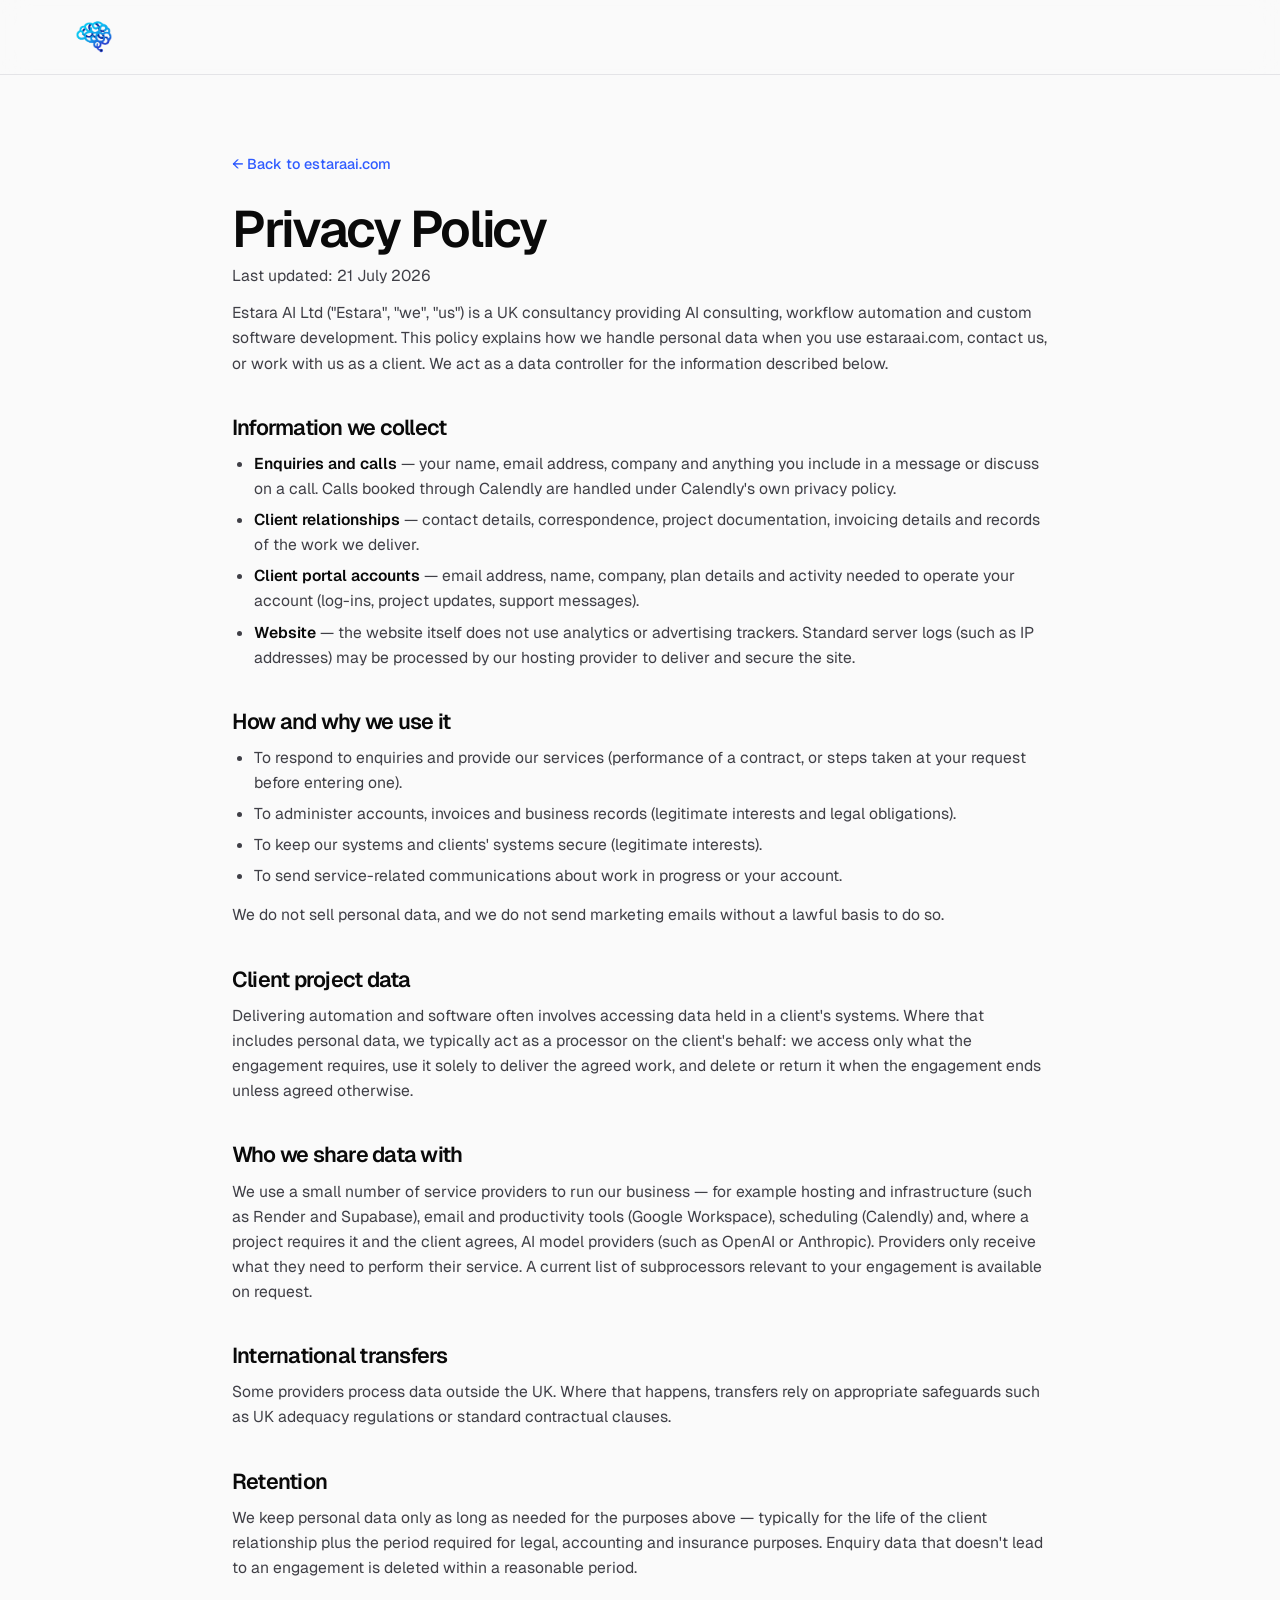
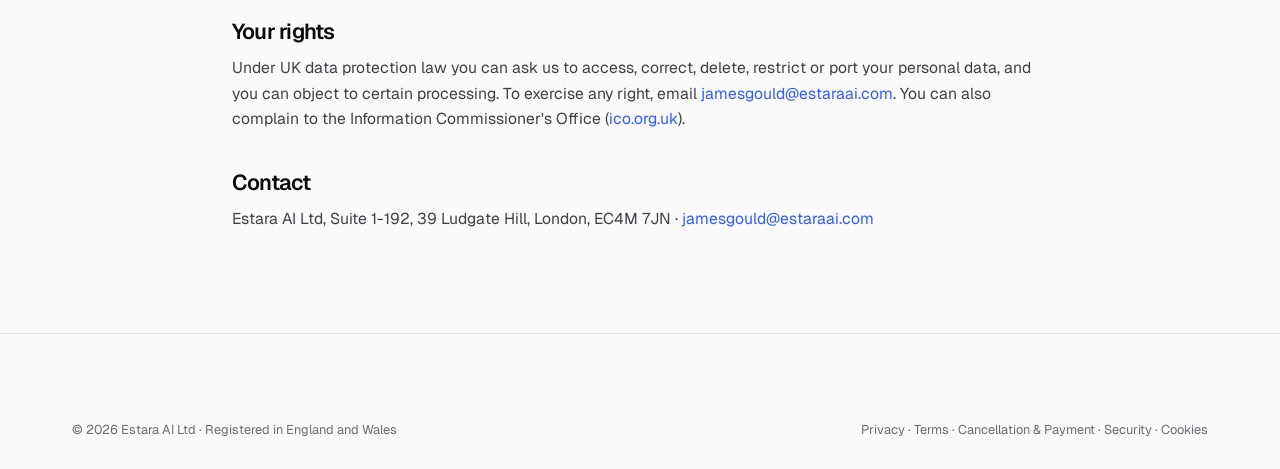
<file: privacy/index.html>
<!DOCTYPE html>
<html lang="en">
<head>
  <meta charset="UTF-8" />
  <meta name="viewport" content="width=device-width, initial-scale=1.0" />
  <title>Privacy Policy — Estara AI</title>
  <link rel="preconnect" href="https://fonts.googleapis.com" />
  <link rel="preconnect" href="https://fonts.gstatic.com" crossorigin />
  <link href="https://fonts.googleapis.com/css2?family=Geist:wght@300..800&display=swap" rel="stylesheet" />
  <link rel="icon" type="image/png" sizes="any" href="/assets/logo.png?v=2" />
  <link rel="stylesheet" href="/styles.css" />
</head>
<body>
  <header class="nav scrolled">
    <div class="nav-inner">
      <a href="/" class="logo"><img src="/assets/logo.png" alt="Estara AI logo" class="logo-img" /></a>
    </div>
  </header>
  <main class="legal-main">
    <div class="container container-narrow">
      <a href="/" class="legal-back">&larr; Back to estaraai.com</a>
      <h1>Privacy Policy</h1>
      <p class="legal-updated">Last updated: 21 July 2026</p>

      <p>Estara AI Ltd ("Estara", "we", "us") is a UK consultancy providing AI consulting, workflow automation and custom software development. This policy explains how we handle personal data when you use estaraai.com, contact us, or work with us as a client. We act as a data controller for the information described below.</p>

      <h2>Information we collect</h2>
      <ul>
        <li><strong>Enquiries and calls</strong> — your name, email address, company and anything you include in a message or discuss on a call. Calls booked through Calendly are handled under Calendly's own privacy policy.</li>
        <li><strong>Client relationships</strong> — contact details, correspondence, project documentation, invoicing details and records of the work we deliver.</li>
        <li><strong>Client portal accounts</strong> — email address, name, company, plan details and activity needed to operate your account (log-ins, project updates, support messages).</li>
        <li><strong>Website</strong> — the website itself does not use analytics or advertising trackers. Standard server logs (such as IP addresses) may be processed by our hosting provider to deliver and secure the site.</li>
      </ul>

      <h2>How and why we use it</h2>
      <ul>
        <li>To respond to enquiries and provide our services (performance of a contract, or steps taken at your request before entering one).</li>
        <li>To administer accounts, invoices and business records (legitimate interests and legal obligations).</li>
        <li>To keep our systems and clients' systems secure (legitimate interests).</li>
        <li>To send service-related communications about work in progress or your account.</li>
      </ul>
      <p>We do not sell personal data, and we do not send marketing emails without a lawful basis to do so.</p>

      <h2>Client project data</h2>
      <p>Delivering automation and software often involves accessing data held in a client's systems. Where that includes personal data, we typically act as a processor on the client's behalf: we access only what the engagement requires, use it solely to deliver the agreed work, and delete or return it when the engagement ends unless agreed otherwise.</p>

      <h2>Who we share data with</h2>
      <p>We use a small number of service providers to run our business — for example hosting and infrastructure (such as Render and Supabase), email and productivity tools (Google Workspace), scheduling (Calendly) and, where a project requires it and the client agrees, AI model providers (such as OpenAI or Anthropic). Providers only receive what they need to perform their service. A current list of subprocessors relevant to your engagement is available on request.</p>

      <h2>International transfers</h2>
      <p>Some providers process data outside the UK. Where that happens, transfers rely on appropriate safeguards such as UK adequacy regulations or standard contractual clauses.</p>

      <h2>Retention</h2>
      <p>We keep personal data only as long as needed for the purposes above — typically for the life of the client relationship plus the period required for legal, accounting and insurance purposes. Enquiry data that doesn't lead to an engagement is deleted within a reasonable period.</p>

      <h2>Your rights</h2>
      <p>Under UK data protection law you can ask us to access, correct, delete, restrict or port your personal data, and you can object to certain processing. To exercise any right, email <a href="mailto:jamesgould@estaraai.com">jamesgould@estaraai.com</a>. You can also complain to the Information Commissioner's Office (<a href="https://ico.org.uk" target="_blank" rel="noopener">ico.org.uk</a>).</p>

      <h2>Contact</h2>
      <p>Estara AI Ltd, Suite 1-192, 39 Ludgate Hill, London, EC4M 7JN &middot; <a href="mailto:jamesgould@estaraai.com">jamesgould@estaraai.com</a></p>

    </div>
  </main>
  <footer class="footer">
    <div class="container">
      <div class="footer-bottom">
        <span>&copy; 2026 Estara AI Ltd &middot; Registered in England and Wales</span>
        <span><a href="/privacy/">Privacy</a> &middot; <a href="/terms/">Terms</a> &middot; <a href="/cancellation-and-payment-terms/">Cancellation &amp; Payment</a> &middot; <a href="/security/">Security</a> &middot; <a href="/cookie-policy/">Cookies</a></span>
      </div>
    </div>
  </footer>
</body>
</html>
</file>
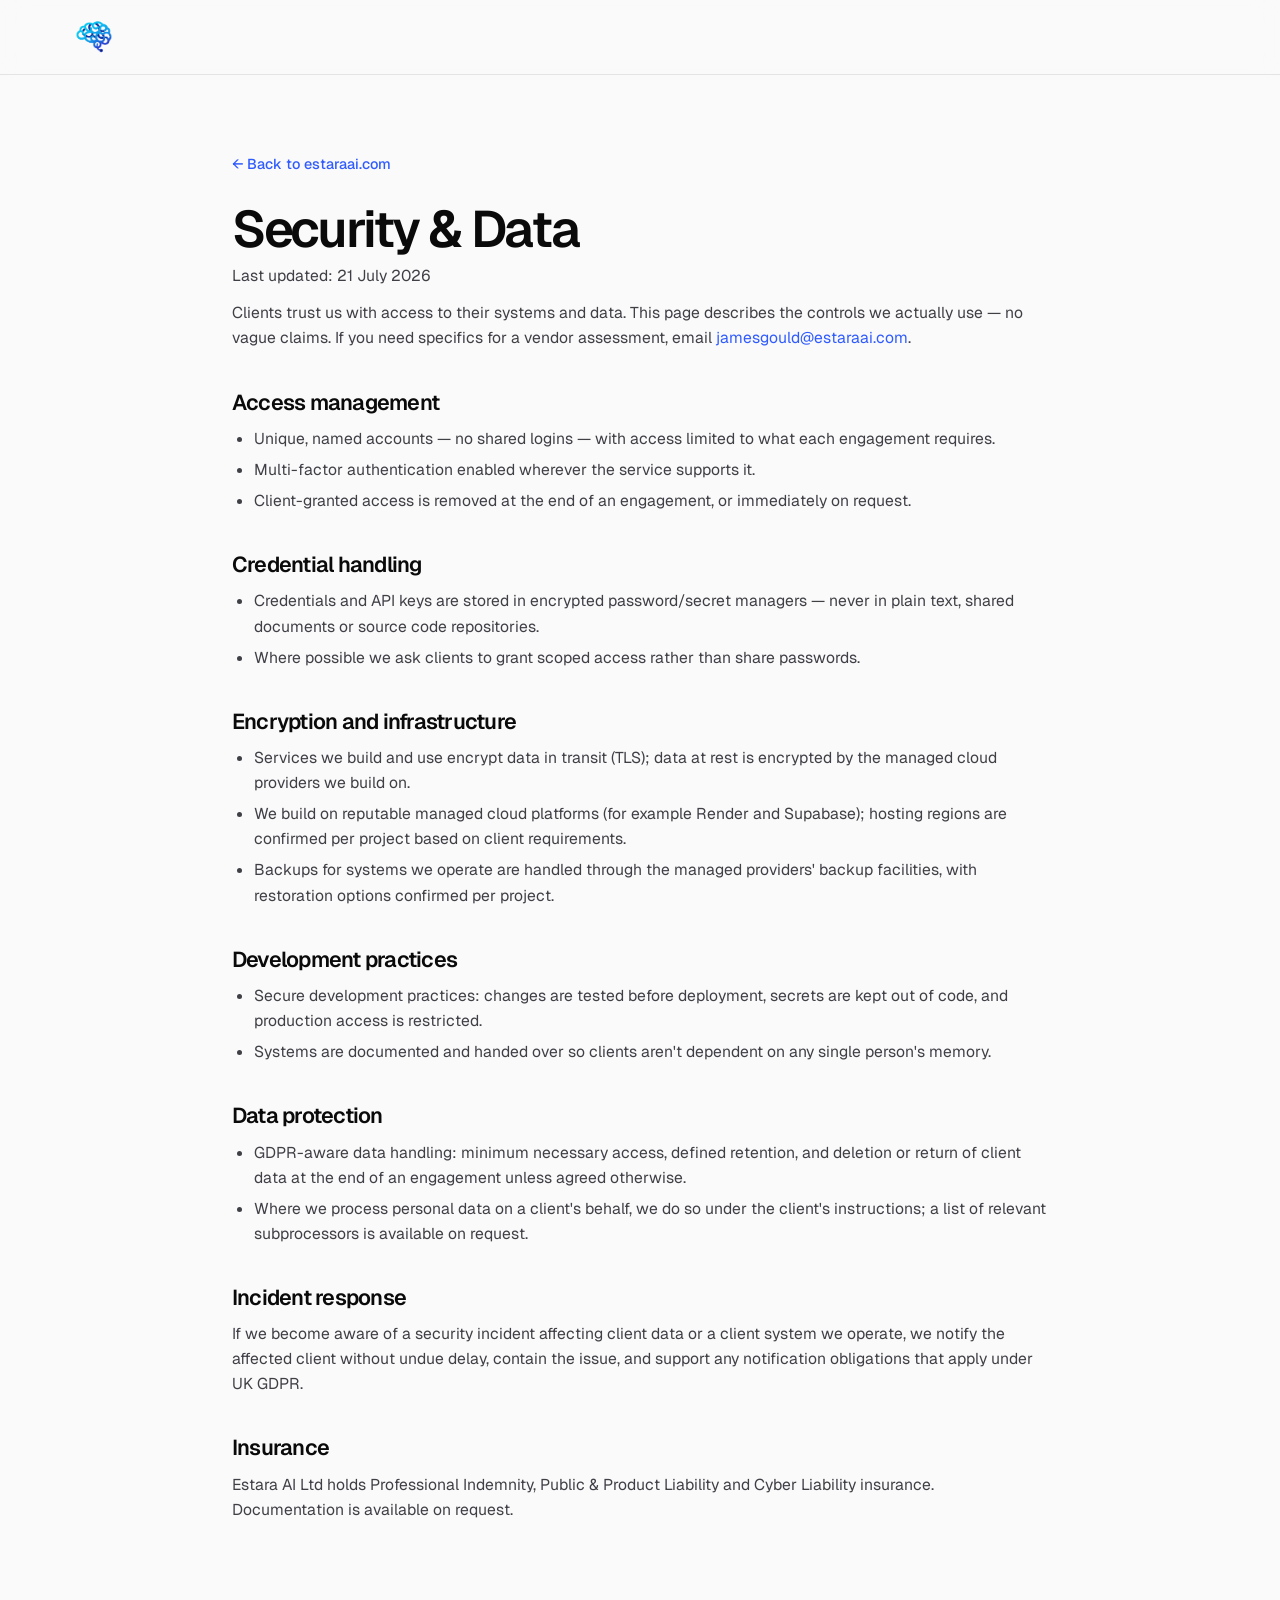
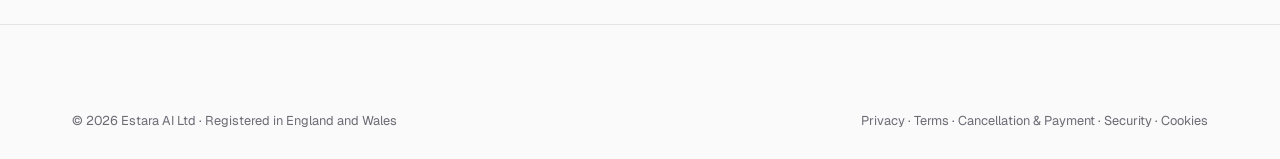
<file: security/index.html>
<!DOCTYPE html>
<html lang="en">
<head>
  <meta charset="UTF-8" />
  <meta name="viewport" content="width=device-width, initial-scale=1.0" />
  <title>Security & Data — Estara AI</title>
  <link rel="preconnect" href="https://fonts.googleapis.com" />
  <link rel="preconnect" href="https://fonts.gstatic.com" crossorigin />
  <link href="https://fonts.googleapis.com/css2?family=Geist:wght@300..800&display=swap" rel="stylesheet" />
  <link rel="icon" type="image/png" sizes="any" href="/assets/logo.png?v=2" />
  <link rel="stylesheet" href="/styles.css" />
</head>
<body>
  <header class="nav scrolled">
    <div class="nav-inner">
      <a href="/" class="logo"><img src="/assets/logo.png" alt="Estara AI logo" class="logo-img" /></a>
    </div>
  </header>
  <main class="legal-main">
    <div class="container container-narrow">
      <a href="/" class="legal-back">&larr; Back to estaraai.com</a>
      <h1>Security & Data</h1>
      <p class="legal-updated">Last updated: 21 July 2026</p>

      <p>Clients trust us with access to their systems and data. This page describes the controls we actually use — no vague claims. If you need specifics for a vendor assessment, email <a href="mailto:jamesgould@estaraai.com">jamesgould@estaraai.com</a>.</p>

      <h2>Access management</h2>
      <ul>
        <li>Unique, named accounts — no shared logins — with access limited to what each engagement requires.</li>
        <li>Multi-factor authentication enabled wherever the service supports it.</li>
        <li>Client-granted access is removed at the end of an engagement, or immediately on request.</li>
      </ul>

      <h2>Credential handling</h2>
      <ul>
        <li>Credentials and API keys are stored in encrypted password/secret managers — never in plain text, shared documents or source code repositories.</li>
        <li>Where possible we ask clients to grant scoped access rather than share passwords.</li>
      </ul>

      <h2>Encryption and infrastructure</h2>
      <ul>
        <li>Services we build and use encrypt data in transit (TLS); data at rest is encrypted by the managed cloud providers we build on.</li>
        <li>We build on reputable managed cloud platforms (for example Render and Supabase); hosting regions are confirmed per project based on client requirements.</li>
        <li>Backups for systems we operate are handled through the managed providers' backup facilities, with restoration options confirmed per project.</li>
      </ul>

      <h2>Development practices</h2>
      <ul>
        <li>Secure development practices: changes are tested before deployment, secrets are kept out of code, and production access is restricted.</li>
        <li>Systems are documented and handed over so clients aren't dependent on any single person's memory.</li>
      </ul>

      <h2>Data protection</h2>
      <ul>
        <li>GDPR-aware data handling: minimum necessary access, defined retention, and deletion or return of client data at the end of an engagement unless agreed otherwise.</li>
        <li>Where we process personal data on a client's behalf, we do so under the client's instructions; a list of relevant subprocessors is available on request.</li>
      </ul>

      <h2>Incident response</h2>
      <p>If we become aware of a security incident affecting client data or a client system we operate, we notify the affected client without undue delay, contain the issue, and support any notification obligations that apply under UK GDPR.</p>

      <h2>Insurance</h2>
      <p>Estara AI Ltd holds Professional Indemnity, Public &amp; Product Liability and Cyber Liability insurance. Documentation is available on request.</p>

    </div>
  </main>
  <footer class="footer">
    <div class="container">
      <div class="footer-bottom">
        <span>&copy; 2026 Estara AI Ltd &middot; Registered in England and Wales</span>
        <span><a href="/privacy/">Privacy</a> &middot; <a href="/terms/">Terms</a> &middot; <a href="/cancellation-and-payment-terms/">Cancellation &amp; Payment</a> &middot; <a href="/security/">Security</a> &middot; <a href="/cookie-policy/">Cookies</a></span>
      </div>
    </div>
  </footer>
</body>
</html>
</file>
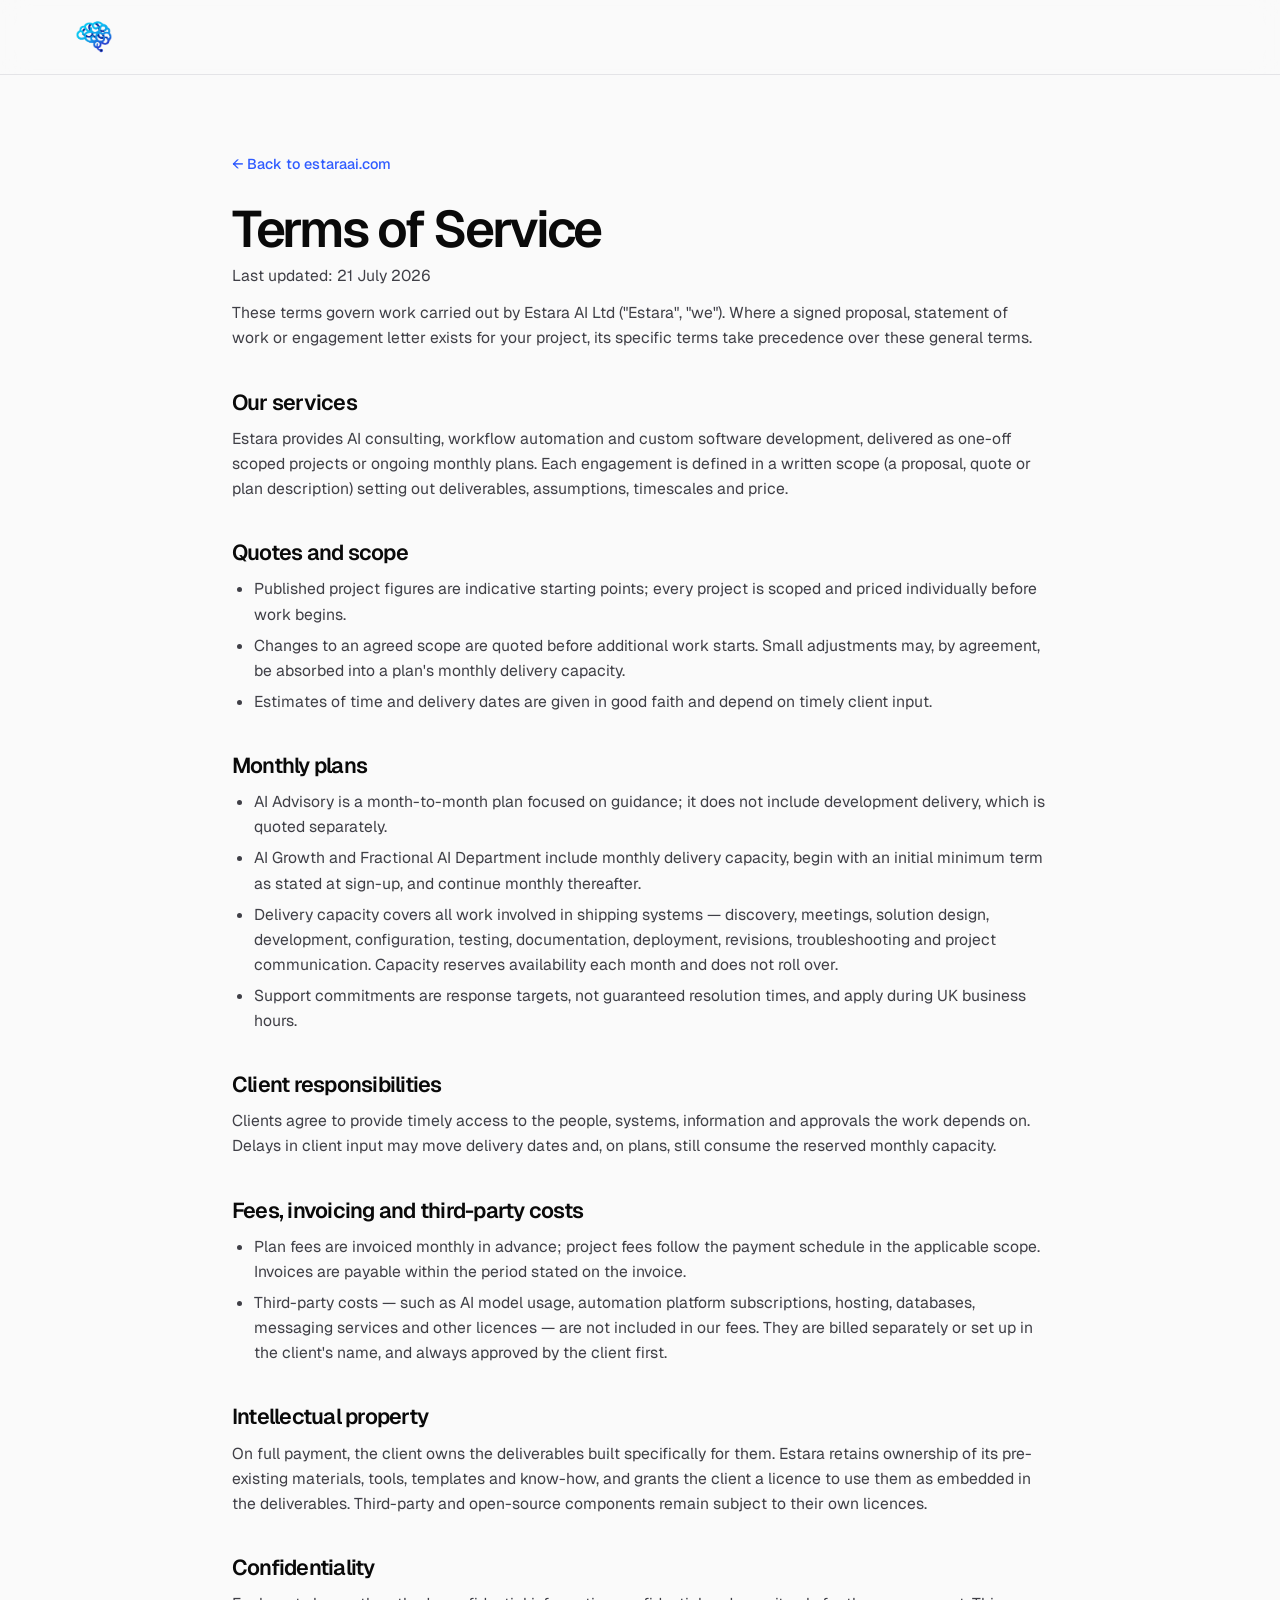
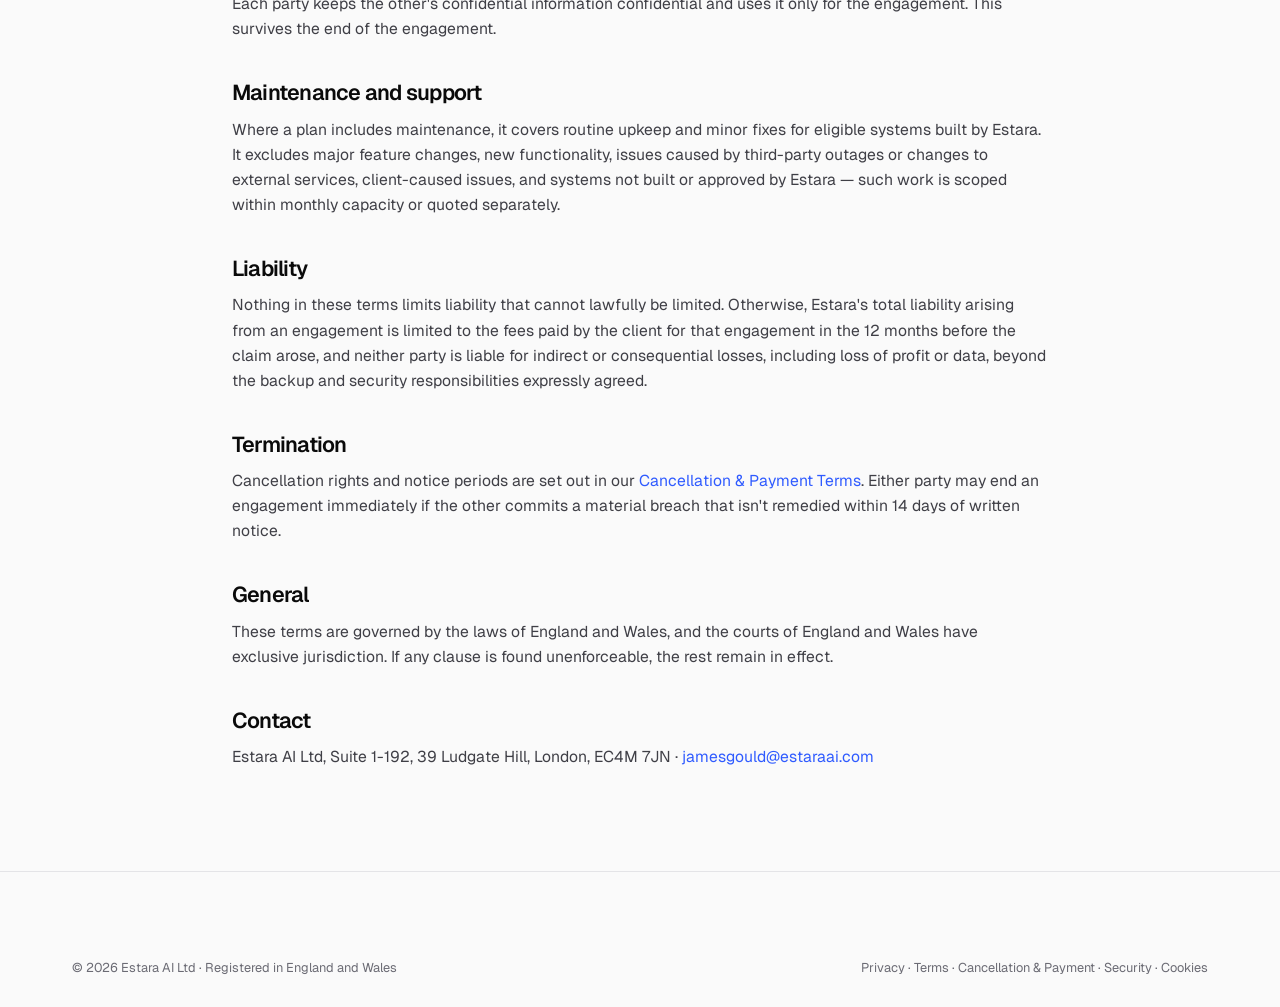
<file: terms/index.html>
<!DOCTYPE html>
<html lang="en">
<head>
  <meta charset="UTF-8" />
  <meta name="viewport" content="width=device-width, initial-scale=1.0" />
  <title>Terms of Service — Estara AI</title>
  <link rel="preconnect" href="https://fonts.googleapis.com" />
  <link rel="preconnect" href="https://fonts.gstatic.com" crossorigin />
  <link href="https://fonts.googleapis.com/css2?family=Geist:wght@300..800&display=swap" rel="stylesheet" />
  <link rel="icon" type="image/png" sizes="any" href="/assets/logo.png?v=2" />
  <link rel="stylesheet" href="/styles.css" />
</head>
<body>
  <header class="nav scrolled">
    <div class="nav-inner">
      <a href="/" class="logo"><img src="/assets/logo.png" alt="Estara AI logo" class="logo-img" /></a>
    </div>
  </header>
  <main class="legal-main">
    <div class="container container-narrow">
      <a href="/" class="legal-back">&larr; Back to estaraai.com</a>
      <h1>Terms of Service</h1>
      <p class="legal-updated">Last updated: 21 July 2026</p>

      <p>These terms govern work carried out by Estara AI Ltd ("Estara", "we"). Where a signed proposal, statement of work or engagement letter exists for your project, its specific terms take precedence over these general terms.</p>

      <h2>Our services</h2>
      <p>Estara provides AI consulting, workflow automation and custom software development, delivered as one-off scoped projects or ongoing monthly plans. Each engagement is defined in a written scope (a proposal, quote or plan description) setting out deliverables, assumptions, timescales and price.</p>

      <h2>Quotes and scope</h2>
      <ul>
        <li>Published project figures are indicative starting points; every project is scoped and priced individually before work begins.</li>
        <li>Changes to an agreed scope are quoted before additional work starts. Small adjustments may, by agreement, be absorbed into a plan's monthly delivery capacity.</li>
        <li>Estimates of time and delivery dates are given in good faith and depend on timely client input.</li>
      </ul>

      <h2>Monthly plans</h2>
      <ul>
        <li>AI Advisory is a month-to-month plan focused on guidance; it does not include development delivery, which is quoted separately.</li>
        <li>AI Growth and Fractional AI Department include monthly delivery capacity, begin with an initial minimum term as stated at sign-up, and continue monthly thereafter.</li>
        <li>Delivery capacity covers all work involved in shipping systems — discovery, meetings, solution design, development, configuration, testing, documentation, deployment, revisions, troubleshooting and project communication. Capacity reserves availability each month and does not roll over.</li>
        <li>Support commitments are response targets, not guaranteed resolution times, and apply during UK business hours.</li>
      </ul>

      <h2>Client responsibilities</h2>
      <p>Clients agree to provide timely access to the people, systems, information and approvals the work depends on. Delays in client input may move delivery dates and, on plans, still consume the reserved monthly capacity.</p>

      <h2>Fees, invoicing and third-party costs</h2>
      <ul>
        <li>Plan fees are invoiced monthly in advance; project fees follow the payment schedule in the applicable scope. Invoices are payable within the period stated on the invoice.</li>
        <li>Third-party costs — such as AI model usage, automation platform subscriptions, hosting, databases, messaging services and other licences — are not included in our fees. They are billed separately or set up in the client's name, and always approved by the client first.</li>
      </ul>

      <h2>Intellectual property</h2>
      <p>On full payment, the client owns the deliverables built specifically for them. Estara retains ownership of its pre-existing materials, tools, templates and know-how, and grants the client a licence to use them as embedded in the deliverables. Third-party and open-source components remain subject to their own licences.</p>

      <h2>Confidentiality</h2>
      <p>Each party keeps the other's confidential information confidential and uses it only for the engagement. This survives the end of the engagement.</p>

      <h2>Maintenance and support</h2>
      <p>Where a plan includes maintenance, it covers routine upkeep and minor fixes for eligible systems built by Estara. It excludes major feature changes, new functionality, issues caused by third-party outages or changes to external services, client-caused issues, and systems not built or approved by Estara — such work is scoped within monthly capacity or quoted separately.</p>

      <h2>Liability</h2>
      <p>Nothing in these terms limits liability that cannot lawfully be limited. Otherwise, Estara's total liability arising from an engagement is limited to the fees paid by the client for that engagement in the 12 months before the claim arose, and neither party is liable for indirect or consequential losses, including loss of profit or data, beyond the backup and security responsibilities expressly agreed.</p>

      <h2>Termination</h2>
      <p>Cancellation rights and notice periods are set out in our <a href="/cancellation-and-payment-terms/">Cancellation &amp; Payment Terms</a>. Either party may end an engagement immediately if the other commits a material breach that isn't remedied within 14 days of written notice.</p>

      <h2>General</h2>
      <p>These terms are governed by the laws of England and Wales, and the courts of England and Wales have exclusive jurisdiction. If any clause is found unenforceable, the rest remain in effect.</p>

      <h2>Contact</h2>
      <p>Estara AI Ltd, Suite 1-192, 39 Ludgate Hill, London, EC4M 7JN &middot; <a href="mailto:jamesgould@estaraai.com">jamesgould@estaraai.com</a></p>

    </div>
  </main>
  <footer class="footer">
    <div class="container">
      <div class="footer-bottom">
        <span>&copy; 2026 Estara AI Ltd &middot; Registered in England and Wales</span>
        <span><a href="/privacy/">Privacy</a> &middot; <a href="/terms/">Terms</a> &middot; <a href="/cancellation-and-payment-terms/">Cancellation &amp; Payment</a> &middot; <a href="/security/">Security</a> &middot; <a href="/cookie-policy/">Cookies</a></span>
      </div>
    </div>
  </footer>
</body>
</html>
</file>
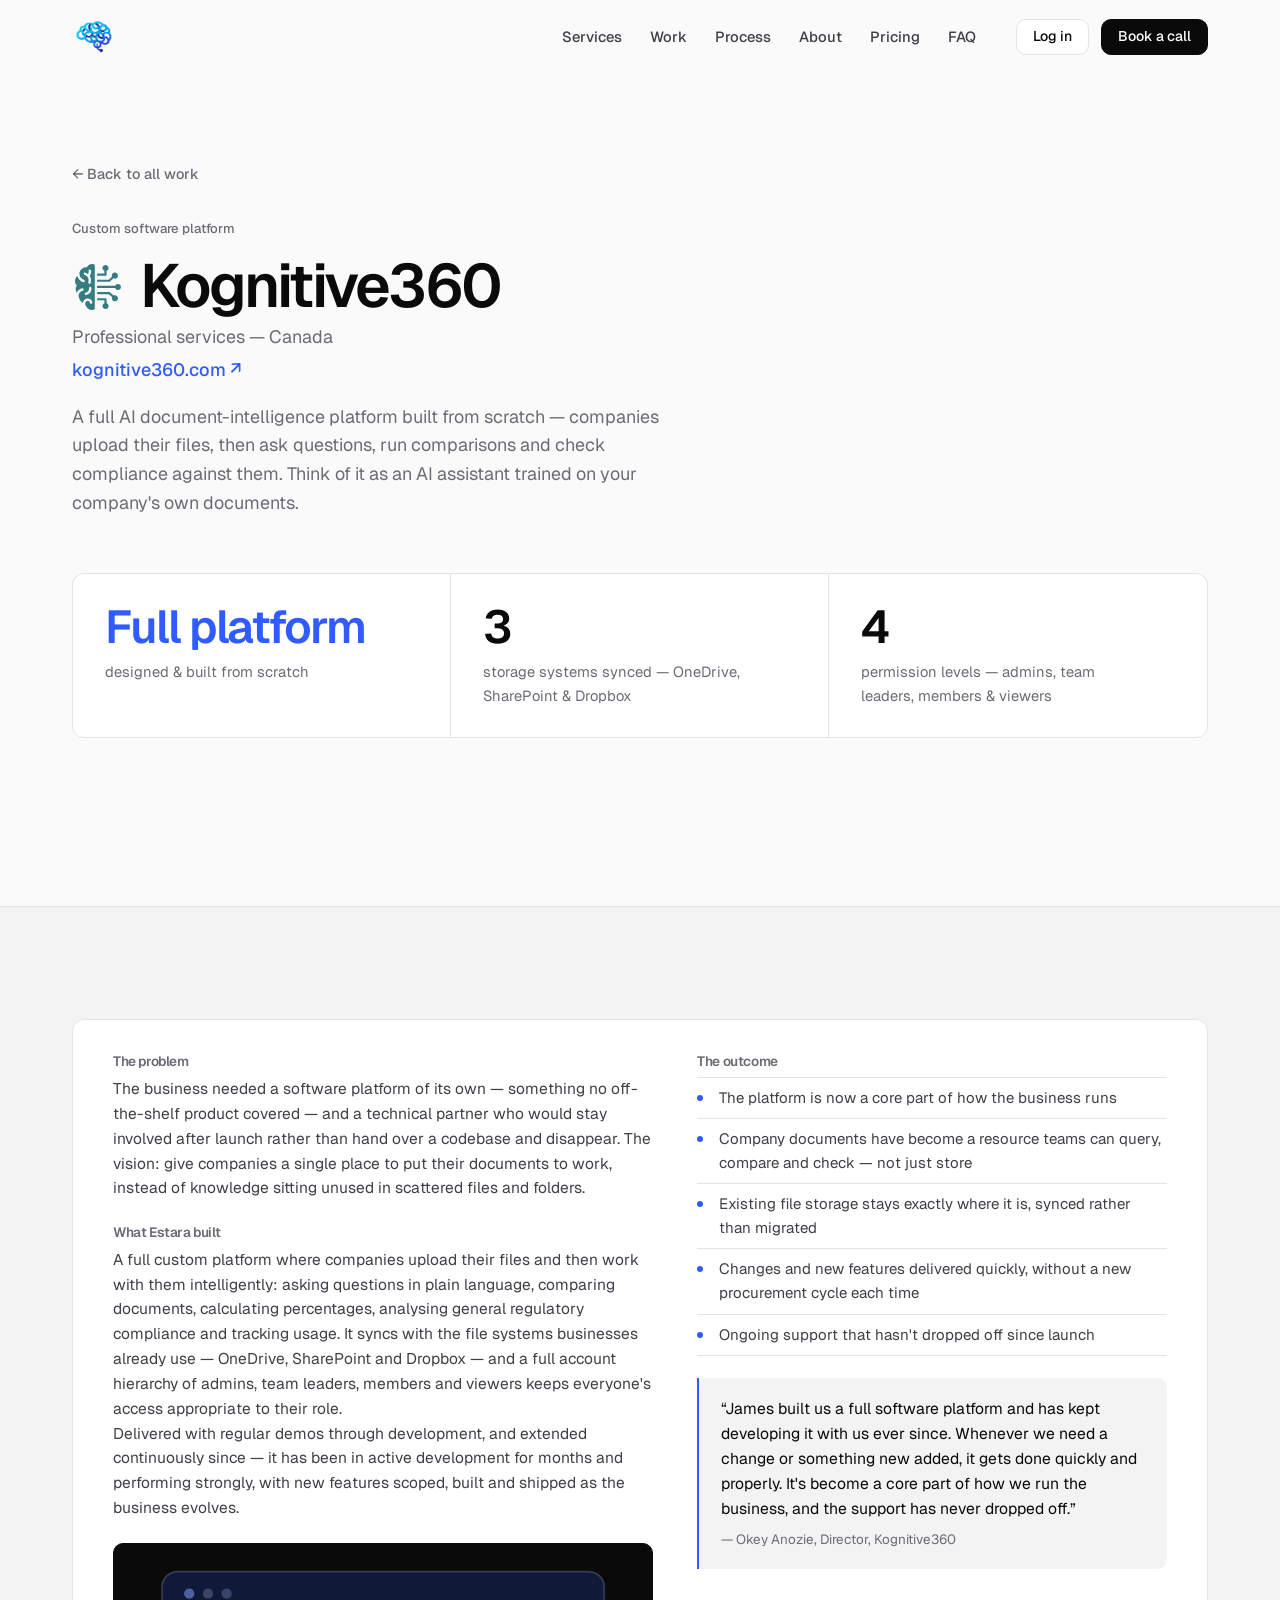
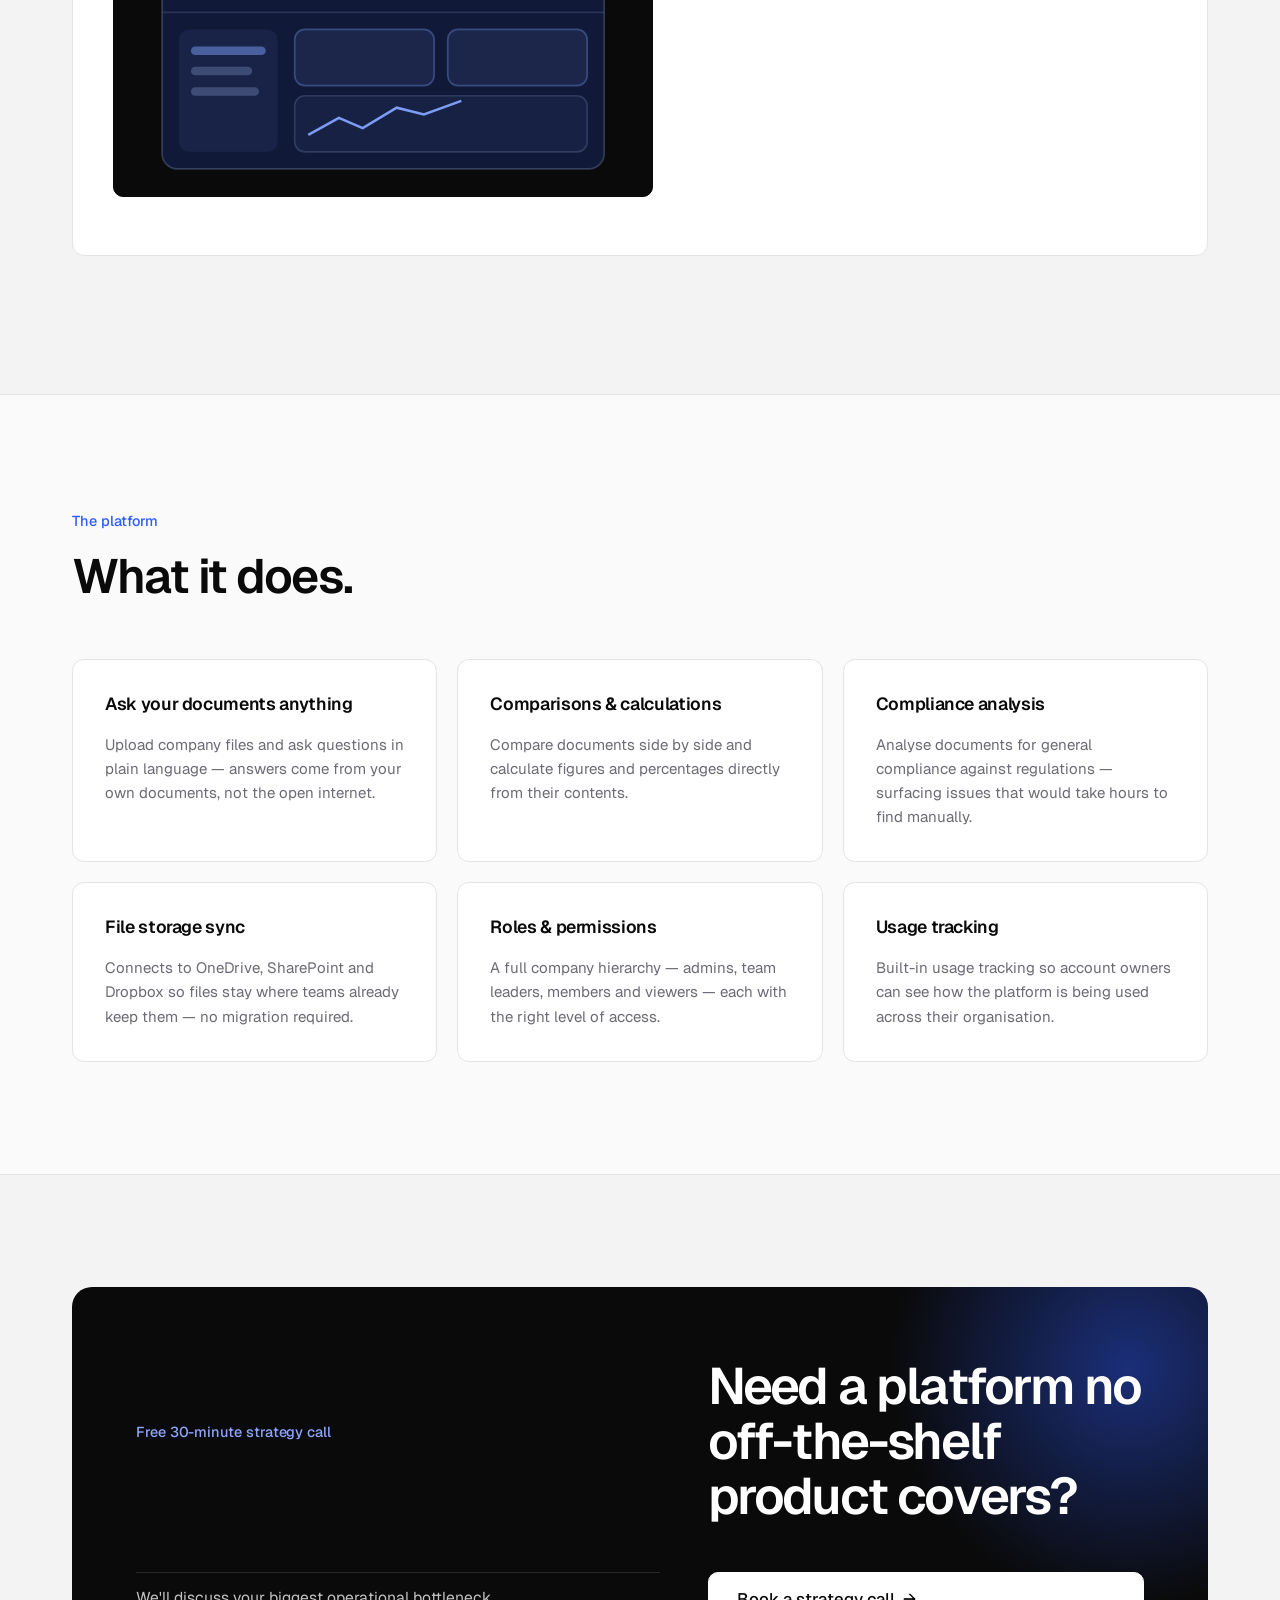
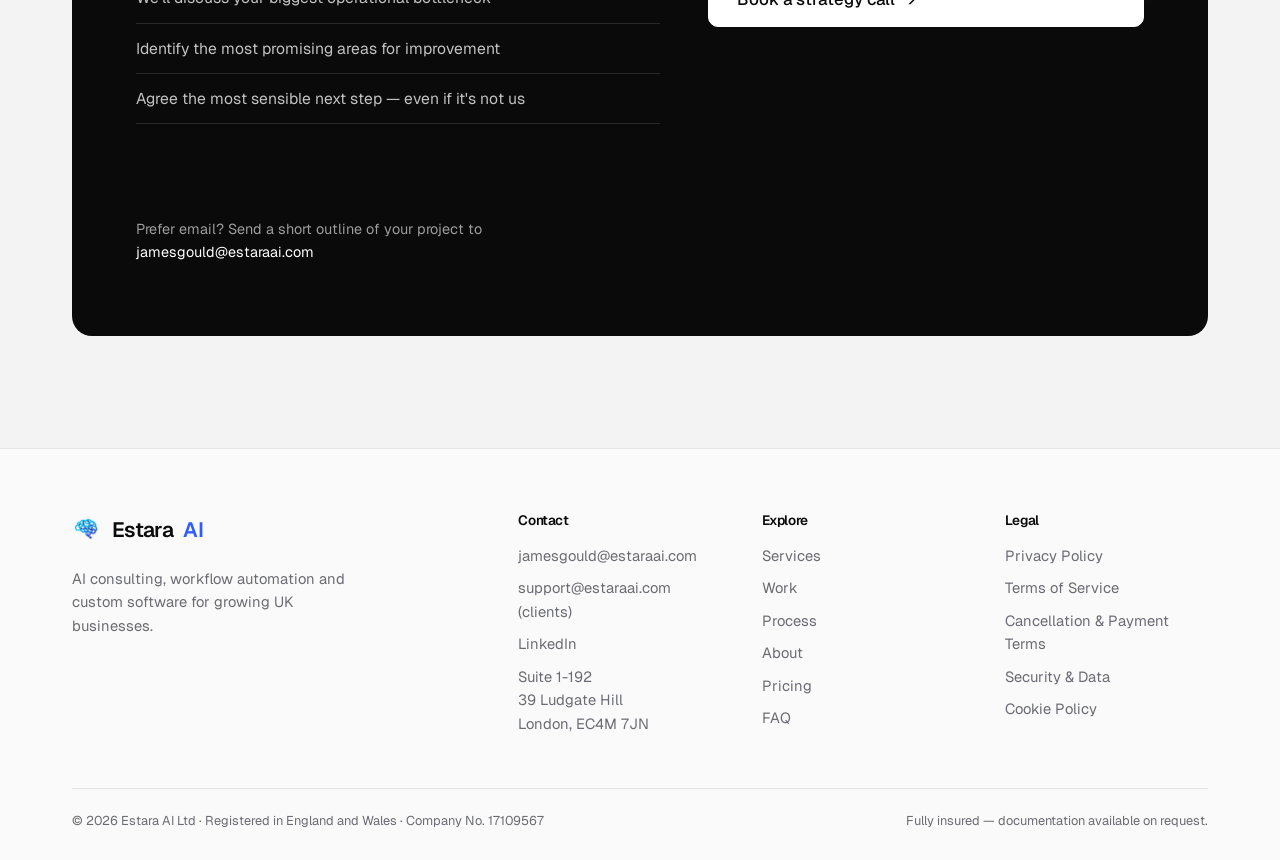
<file: work/kognitive360/index.html>
<!DOCTYPE html>
<html lang="en">
<head>
  <meta charset="UTF-8" />
  <meta name="viewport" content="width=device-width, initial-scale=1.0" />
  <title>Kognitive360 — Case Study — Estara AI</title>
  <meta name="description" content="How Estara AI built Kognitive360 a full AI document-intelligence platform — upload company files, ask questions, run comparisons and compliance checks, with OneDrive, SharePoint and Dropbox sync." />
  <link rel="preconnect" href="https://fonts.googleapis.com" />
  <link rel="preconnect" href="https://fonts.gstatic.com" crossorigin />
  <link href="https://fonts.googleapis.com/css2?family=Geist:wght@300..800&display=swap" rel="stylesheet" />
  <link rel="icon" type="image/png" sizes="any" href="/assets/logo.png?v=2" />
  <link rel="shortcut icon" type="image/png" href="/assets/logo.png?v=2" />
  <link rel="apple-touch-icon" href="/assets/logo.png?v=2" />
  <link rel="stylesheet" href="/styles.css" />
</head>
<body>

  <!-- ======= NAV ======= -->
  <header class="nav" id="nav">
    <div class="nav-inner">
      <a href="/" class="logo" aria-label="Estara AI — home">
        <img src="/assets/logo.png" alt="Estara AI logo" class="logo-img" />
      </a>
      <nav class="nav-links" id="navLinks">
        <a href="/#services">Services</a>
        <a href="/#work">Work</a>
        <a href="/#process">Process</a>
        <a href="/about/">About</a>
        <a href="/pricing/">Pricing</a>
        <a href="/pricing/#faq">FAQ</a>
        <a href="/portal/" class="nav-login-mobile">Log in</a>
      </nav>
      <a href="/portal/" class="btn btn-ghost btn-nav btn-nav-login">Log in</a>
      <a href="https://calendly.com/jamesgould-estaraai/30min" target="_blank" rel="noopener" class="btn btn-primary btn-nav">Book a call</a>
      <button class="nav-toggle" id="navToggle" aria-label="Toggle menu"><span></span><span></span><span></span></button>
    </div>
  </header>

  <main class="page-main">

    <!-- ======= PAGE HEAD ======= -->
    <section class="section">
      <div class="container">
        <a href="/#work" class="page-back">&larr; Back to all work</a>
        <div class="section-head reveal">
          <span class="case-tag">Custom software platform</span>
          <div class="case-brand case-brand-lg"><img src="/assets/clients/kognitive360.svg" alt="" class="case-logo" /><h1>Kognitive360</h1></div>
          <p class="case-client" style="margin-top:6px;">Professional services — Canada <a href="https://www.kognitive360.com" target="_blank" rel="noopener" class="case-site">kognitive360.com &#8599;</a></p>
          <p>A full AI document-intelligence platform built from scratch — companies upload their files, then ask questions, run comparisons and check compliance against them. Think of it as an AI assistant trained on your company's own documents.</p>
        </div>
        <div class="case-stats reveal">
          <div class="stat"><span class="stat-num stat-num-text">Full platform</span><span class="stat-label">designed &amp; built from scratch</span></div>
          <div class="stat-divider"></div>
          <div class="stat"><span class="stat-num">3</span><span class="stat-label">storage systems synced — OneDrive, SharePoint &amp; Dropbox</span></div>
          <div class="stat-divider"></div>
          <div class="stat"><span class="stat-num">4</span><span class="stat-label">permission levels — admins, team leaders, members &amp; viewers</span></div>
        </div>
      </div>
    </section>

    <!-- ======= PROBLEM / APPROACH ======= -->
    <section class="section section-alt">
      <div class="container">
        <article class="case panel reveal">
          <div class="case-body" style="padding-top:34px;">
            <div class="case-col">
              <h4>The problem</h4>
              <p>The business needed a software platform of its own — something no off-the-shelf product covered — and a technical partner who would stay involved after launch rather than hand over a codebase and disappear. The vision: give companies a single place to put their documents to work, instead of knowledge sitting unused in scattered files and folders.</p>
              <h4>What Estara built</h4>
              <p>A full custom platform where companies upload their files and then work with them intelligently: asking questions in plain language, comparing documents, calculating percentages, analysing general regulatory compliance and tracking usage. It syncs with the file systems businesses already use — OneDrive, SharePoint and Dropbox — and a full account hierarchy of admins, team leaders, members and viewers keeps everyone's access appropriate to their role.</p>
              <p>Delivered with regular demos through development, and extended continuously since — it has been in active development for months and performing strongly, with new features scoped, built and shipped as the business evolves.</p>
              <!-- ✏️ When Kognitive360 approves specifics, add: delivery timescale to first release and a
                   cropped/anonymised screenshot of the platform (replace the SVG below). -->
              <div class="case-visual" aria-hidden="true" style="margin-top:22px;">
                <svg viewBox="0 0 300 132" xmlns="http://www.w3.org/2000/svg" role="img">
                  <rect x="20" y="8" width="260" height="116" rx="9" fill="rgba(17,27,60,0.9)" stroke="rgba(148,168,220,0.28)"/>
                  <circle cx="36" cy="21" r="3" fill="rgba(124,156,245,0.55)"/><circle cx="47" cy="21" r="3" fill="rgba(148,168,220,0.3)"/><circle cx="58" cy="21" r="3" fill="rgba(148,168,220,0.3)"/>
                  <line x1="20" y1="32" x2="280" y2="32" stroke="rgba(148,168,220,0.18)"/>
                  <rect x="30" y="42" width="58" height="72" rx="6" fill="rgba(124,156,245,0.08)"/>
                  <rect x="37" y="52" width="44" height="5" rx="2.5" fill="rgba(124,156,245,0.5)"/>
                  <rect x="37" y="64" width="36" height="5" rx="2.5" fill="rgba(148,168,220,0.3)"/>
                  <rect x="37" y="76" width="40" height="5" rx="2.5" fill="rgba(148,168,220,0.3)"/>
                  <rect x="98" y="42" width="82" height="33" rx="6" fill="rgba(124,156,245,0.1)" stroke="rgba(124,156,245,0.35)"/>
                  <rect x="188" y="42" width="82" height="33" rx="6" fill="rgba(124,156,245,0.1)" stroke="rgba(124,156,245,0.35)"/>
                  <rect x="98" y="81" width="172" height="33" rx="6" fill="rgba(124,156,245,0.06)" stroke="rgba(148,168,220,0.22)"/>
                  <path d="M106 104 l18 -10 14 6 20 -12 16 4 22 -8" stroke="#7c9cf5" stroke-width="1.5" fill="none"/>
                </svg>
              </div>
            </div>
            <div class="case-col">
              <h4>The outcome</h4>
              <ul class="card-list">
                <li>The platform is now a core part of how the business runs</li>
                <li>Company documents have become a resource teams can query, compare and check — not just store</li>
                <li>Existing file storage stays exactly where it is, synced rather than migrated</li>
                <li>Changes and new features delivered quickly, without a new procurement cycle each time</li>
                <li>Ongoing support that hasn't dropped off since launch</li>
              </ul>
              <blockquote class="case-quote">&ldquo;James built us a full software platform and has kept developing it with us ever since. Whenever we need a change or something new added, it gets done quickly and properly. It's become a core part of how we run the business, and the support has never dropped off.&rdquo;<span>— Okey Anozie, Director, Kognitive360</span></blockquote>
            </div>
          </div>
        </article>
      </div>
    </section>

    <!-- ======= WHAT WAS DELIVERED ======= -->
    <section class="section">
      <div class="container">
        <div class="section-head reveal">
          <span class="eyebrow">The platform</span>
          <h2>What it does.</h2>
        </div>
        <div class="cards-3">
          <article class="card panel deliverable reveal">
            <h3>Ask your documents anything</h3>
            <p>Upload company files and ask questions in plain language — answers come from your own documents, not the open internet.</p>
          </article>
          <article class="card panel deliverable reveal">
            <h3>Comparisons &amp; calculations</h3>
            <p>Compare documents side by side and calculate figures and percentages directly from their contents.</p>
          </article>
          <article class="card panel deliverable reveal">
            <h3>Compliance analysis</h3>
            <p>Analyse documents for general compliance against regulations — surfacing issues that would take hours to find manually.</p>
          </article>
          <article class="card panel deliverable reveal">
            <h3>File storage sync</h3>
            <p>Connects to OneDrive, SharePoint and Dropbox so files stay where teams already keep them — no migration required.</p>
          </article>
          <article class="card panel deliverable reveal">
            <h3>Roles &amp; permissions</h3>
            <p>A full company hierarchy — admins, team leaders, members and viewers — each with the right level of access.</p>
          </article>
          <article class="card panel deliverable reveal">
            <h3>Usage tracking</h3>
            <p>Built-in usage tracking so account owners can see how the platform is being used across their organisation.</p>
          </article>
        </div>
      </div>
    </section>

    <!-- ======= CTA ======= -->
    <section class="section section-alt">
      <div class="container">
        <div class="cta-panel reveal">
          <span class="eyebrow">Free 30-minute strategy call</span>
          <h2>Need a platform no off-the-shelf product covers?</h2>
          <ul class="cta-list">
            <li>We'll discuss your biggest operational bottleneck</li>
            <li>Identify the most promising areas for improvement</li>
            <li>Agree the most sensible next step — even if it's not us</li>
          </ul>
          <a href="https://calendly.com/jamesgould-estaraai/30min" target="_blank" rel="noopener" class="btn btn-primary btn-xl">Book a strategy call <span class="arrow" aria-hidden="true">&rarr;</span></a>
          <p class="cta-email">Prefer email? Send a short outline of your project to <a href="mailto:jamesgould@estaraai.com">jamesgould@estaraai.com</a></p>
        </div>
      </div>
    </section>

  </main>

  <!-- ======= FOOTER ======= -->
  <footer class="footer" id="contact">
    <div class="container">
      <div class="footer-grid">
        <div class="footer-brand">
          <a href="/" class="logo"><img src="/assets/logo.png" alt="Estara AI logo" class="logo-img" />Estara<span class="logo-accent">AI</span></a>
          <p>AI consulting, workflow automation and custom software for growing UK businesses.</p>
        </div>
        <div class="footer-col">
          <h4>Contact</h4>
          <a href="mailto:jamesgould@estaraai.com">jamesgould@estaraai.com</a>
          <a href="mailto:support@estaraai.com">support@estaraai.com (clients)</a>
          <a href="https://www.linkedin.com/in/james-gould-26240a345/" target="_blank" rel="noopener">LinkedIn</a>
          <address>Suite 1-192<br />39 Ludgate Hill<br />London, EC4M 7JN</address>
        </div>
        <div class="footer-col">
          <h4>Explore</h4>
          <a href="/#services">Services</a>
          <a href="/#work">Work</a>
          <a href="/#process">Process</a>
          <a href="/about/">About</a>
          <a href="/pricing/">Pricing</a>
          <a href="/pricing/#faq">FAQ</a>
        </div>
        <div class="footer-col">
          <h4>Legal</h4>
          <a href="/privacy/">Privacy Policy</a>
          <a href="/terms/">Terms of Service</a>
          <a href="/cancellation-and-payment-terms/">Cancellation &amp; Payment Terms</a>
          <a href="/security/">Security &amp; Data</a>
          <a href="/cookie-policy/">Cookie Policy</a>
        </div>
      </div>
      <div class="footer-bottom">
        <span>&copy; 2026 Estara AI Ltd &middot; Registered in England and Wales &middot; Company No. 17109567</span>
        <span>Fully insured — documentation available on request.</span>
      </div>
    </div>
  </footer>

  <script src="/script.js"></script>
</body>
</html>
</file>
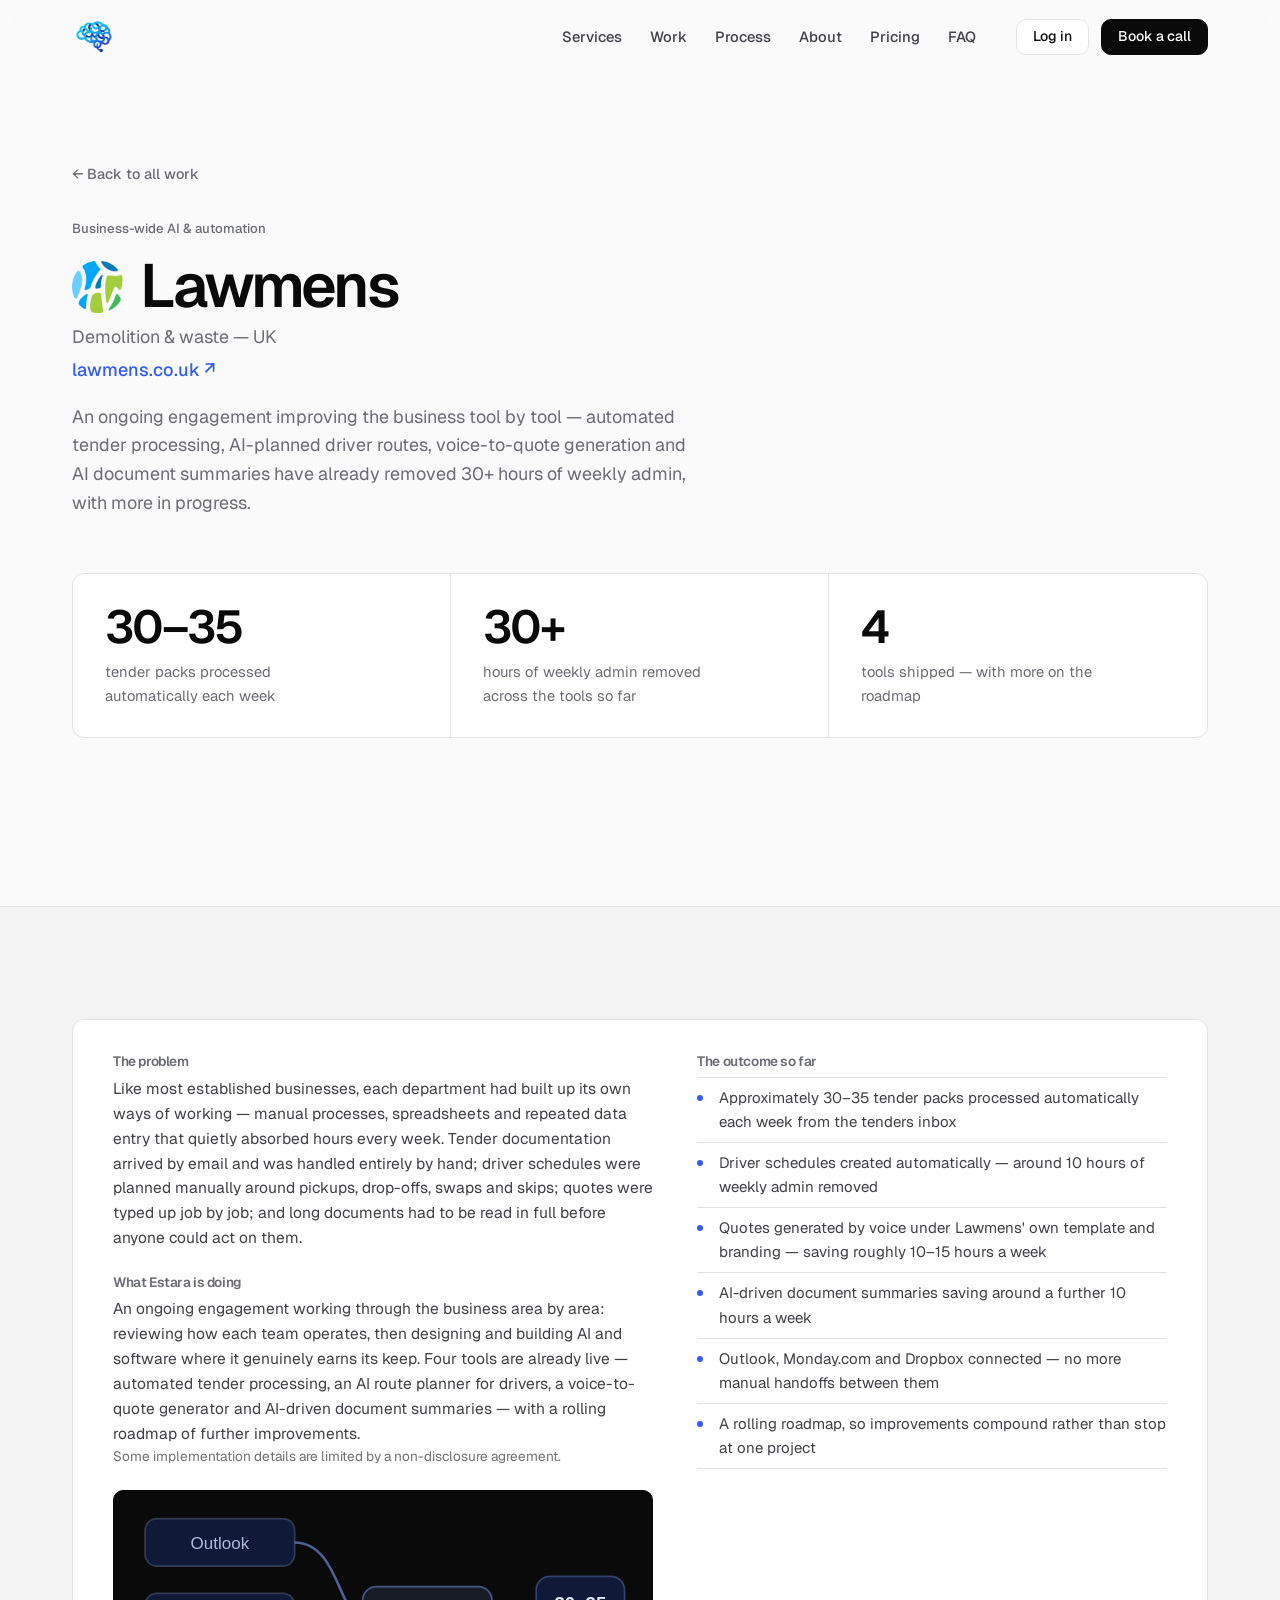
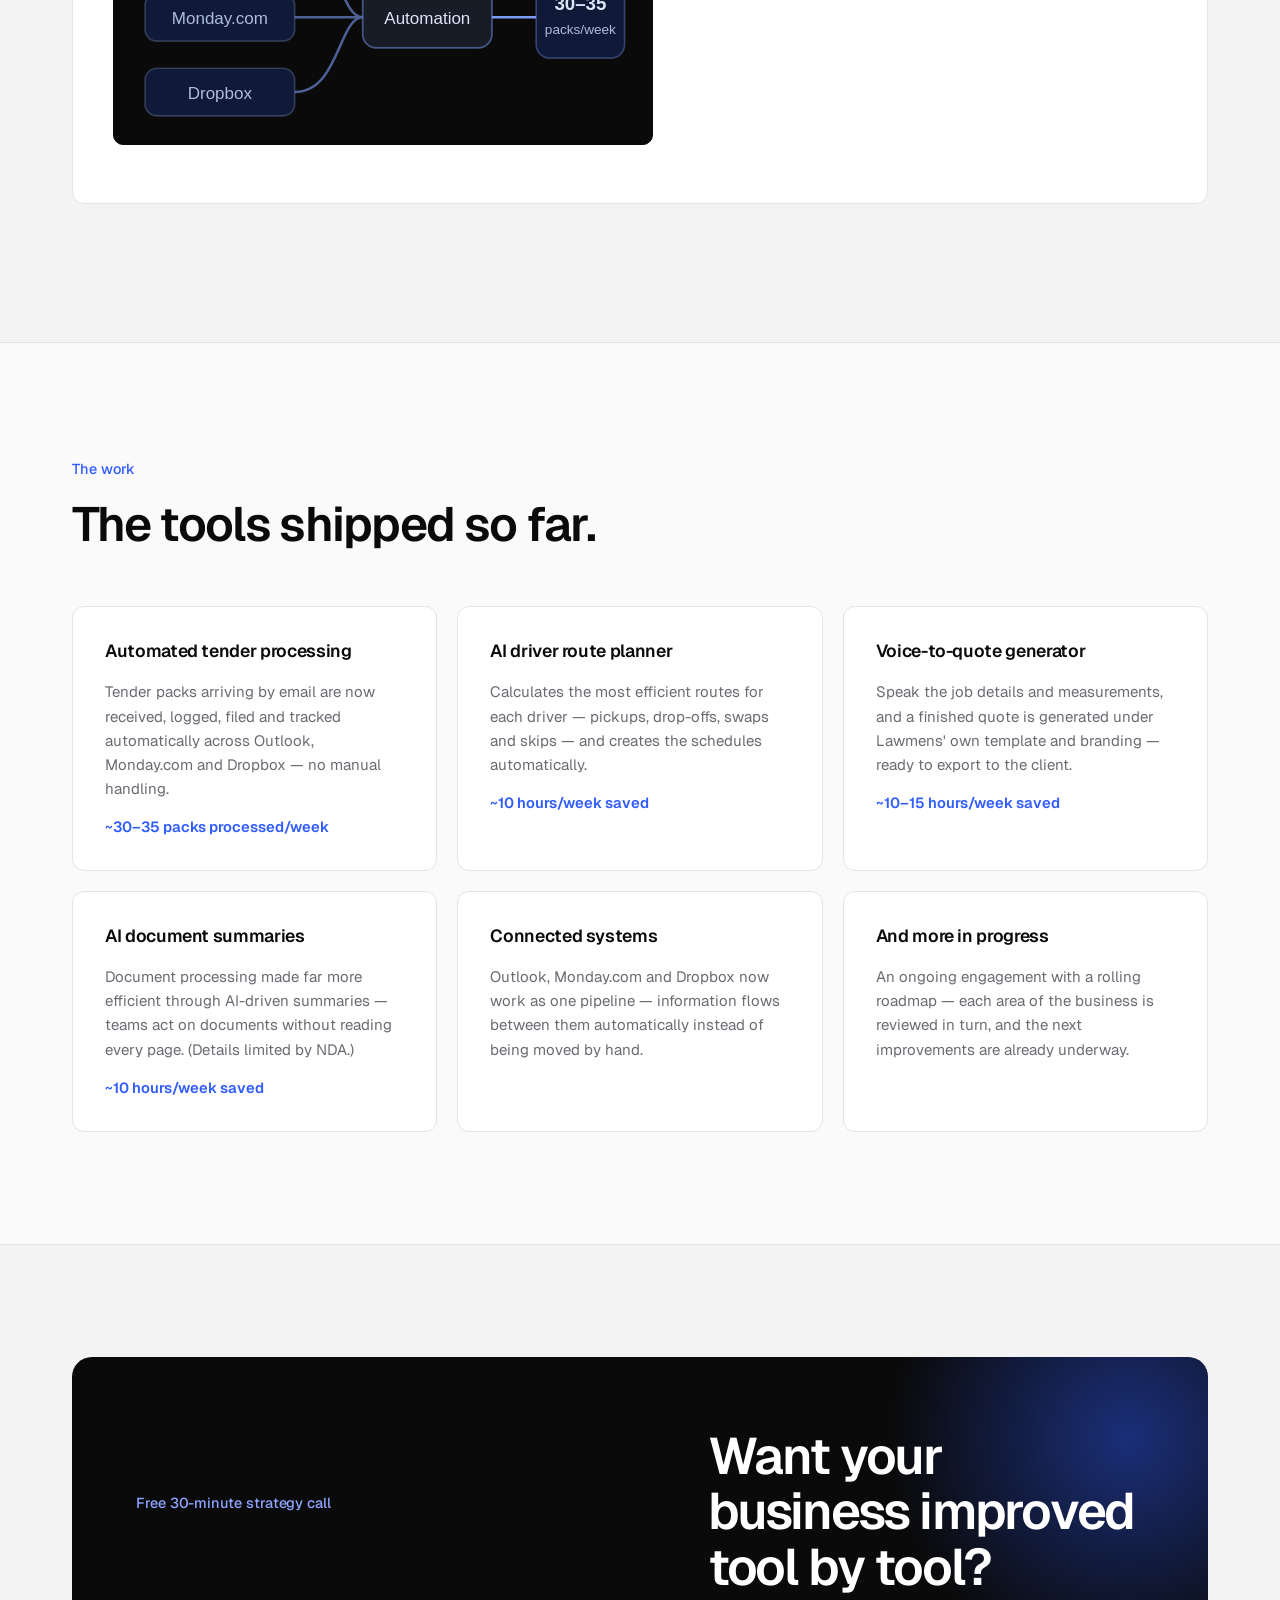
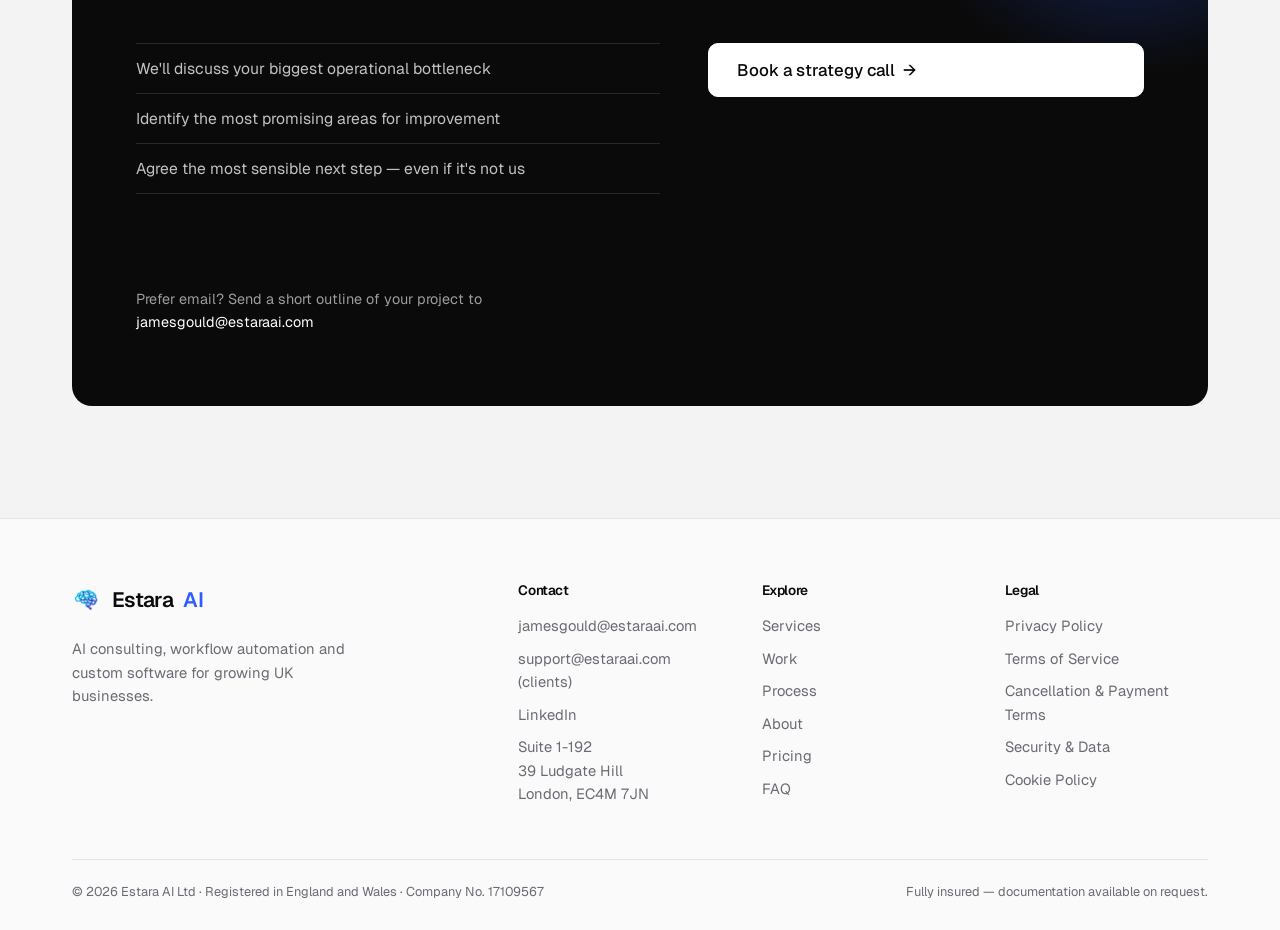
<file: work/lawmens/index.html>
<!DOCTYPE html>
<html lang="en">
<head>
  <meta charset="UTF-8" />
  <meta name="viewport" content="width=device-width, initial-scale=1.0" />
  <title>Lawmens — Case Study — Estara AI</title>
  <meta name="description" content="How Estara AI is improving Lawmens tool by tool — automated tender processing (~30–35 packs/week), AI-planned driver routes, a voice-to-quote generator and AI document summaries, removing 30+ hours of weekly admin." />
  <link rel="preconnect" href="https://fonts.googleapis.com" />
  <link rel="preconnect" href="https://fonts.gstatic.com" crossorigin />
  <link href="https://fonts.googleapis.com/css2?family=Geist:wght@300..800&display=swap" rel="stylesheet" />
  <link rel="icon" type="image/png" sizes="any" href="/assets/logo.png?v=2" />
  <link rel="shortcut icon" type="image/png" href="/assets/logo.png?v=2" />
  <link rel="apple-touch-icon" href="/assets/logo.png?v=2" />
  <link rel="stylesheet" href="/styles.css" />
</head>
<body>

  <!-- ======= NAV ======= -->
  <header class="nav" id="nav">
    <div class="nav-inner">
      <a href="/" class="logo" aria-label="Estara AI — home">
        <img src="/assets/logo.png" alt="Estara AI logo" class="logo-img" />
      </a>
      <nav class="nav-links" id="navLinks">
        <a href="/#services">Services</a>
        <a href="/#work">Work</a>
        <a href="/#process">Process</a>
        <a href="/about/">About</a>
        <a href="/pricing/">Pricing</a>
        <a href="/pricing/#faq">FAQ</a>
        <a href="/portal/" class="nav-login-mobile">Log in</a>
      </nav>
      <a href="/portal/" class="btn btn-ghost btn-nav btn-nav-login">Log in</a>
      <a href="https://calendly.com/jamesgould-estaraai/30min" target="_blank" rel="noopener" class="btn btn-primary btn-nav">Book a call</a>
      <button class="nav-toggle" id="navToggle" aria-label="Toggle menu"><span></span><span></span><span></span></button>
    </div>
  </header>

  <main class="page-main">

    <!-- ======= PAGE HEAD ======= -->
    <section class="section">
      <div class="container">
        <a href="/#work" class="page-back">&larr; Back to all work</a>
        <div class="section-head reveal">
          <span class="case-tag">Business-wide AI &amp; automation</span>
          <div class="case-brand case-brand-lg"><img src="/assets/clients/lawmens.png" alt="" class="case-logo" /><h1>Lawmens</h1></div>
          <!-- ✏️ Add Lawmens' sector before "— United Kingdom" if they're happy for it to be named -->
          <p class="case-client" style="margin-top:6px;">Demolition &amp; waste — UK <a href="https://www.lawmens.co.uk" target="_blank" rel="noopener" class="case-site">lawmens.co.uk &#8599;</a></p>
          <p>An ongoing engagement improving the business tool by tool — automated tender processing, AI-planned driver routes, voice-to-quote generation and AI document summaries have already removed 30+ hours of weekly admin, with more in progress.</p>
        </div>
        <div class="case-stats reveal">
          <div class="stat"><span class="stat-num">30&ndash;35</span><span class="stat-label">tender packs processed automatically each week</span></div>
          <div class="stat-divider"></div>
          <div class="stat"><span class="stat-num">30+</span><span class="stat-label">hours of weekly admin removed across the tools so far</span></div>
          <div class="stat-divider"></div>
          <div class="stat"><span class="stat-num">4</span><span class="stat-label">tools shipped — with more on the roadmap</span></div>
        </div>
      </div>
    </section>

    <!-- ======= PROBLEM / APPROACH ======= -->
    <section class="section section-alt">
      <div class="container">
        <article class="case panel reveal">
          <div class="case-body" style="padding-top:34px;">
            <div class="case-col">
              <h4>The problem</h4>
              <p>Like most established businesses, each department had built up its own ways of working — manual processes, spreadsheets and repeated data entry that quietly absorbed hours every week. Tender documentation arrived by email and was handled entirely by hand; driver schedules were planned manually around pickups, drop-offs, swaps and skips; quotes were typed up job by job; and long documents had to be read in full before anyone could act on them.</p>
              <h4>What Estara is doing</h4>
              <p>An ongoing engagement working through the business area by area: reviewing how each team operates, then designing and building AI and software where it genuinely earns its keep. Four tools are already live — automated tender processing, an AI route planner for drivers, a voice-to-quote generator and AI-driven document summaries — with a rolling roadmap of further improvements.</p>
              <p class="case-nda" style="font-size:0.85rem;opacity:0.75;">Some implementation details are limited by a non-disclosure agreement.</p>
              <div class="case-visual" aria-hidden="true" style="margin-top:22px;">
                <svg viewBox="0 0 300 132" xmlns="http://www.w3.org/2000/svg" role="img">
                  <rect x="10" y="8" width="88" height="28" rx="7" fill="rgba(17,27,60,0.9)" stroke="rgba(148,168,220,0.28)"/>
                  <text x="54" y="26" text-anchor="middle" fill="#aebbdf" font-size="10" font-family="Inter,sans-serif">Outlook</text>
                  <rect x="10" y="52" width="88" height="28" rx="7" fill="rgba(17,27,60,0.9)" stroke="rgba(148,168,220,0.28)"/>
                  <text x="54" y="70" text-anchor="middle" fill="#aebbdf" font-size="10" font-family="Inter,sans-serif">Monday.com</text>
                  <rect x="10" y="96" width="88" height="28" rx="7" fill="rgba(17,27,60,0.9)" stroke="rgba(148,168,220,0.28)"/>
                  <text x="54" y="114" text-anchor="middle" fill="#aebbdf" font-size="10" font-family="Inter,sans-serif">Dropbox</text>
                  <path d="M98 22 C124 22 124 66 138 66 M98 66 h40 M98 110 C124 110 124 66 138 66" stroke="rgba(124,156,245,0.6)" stroke-width="1.5" fill="none"/>
                  <rect x="138" y="48" width="76" height="36" rx="8" fill="rgba(124,156,245,0.12)" stroke="rgba(124,156,245,0.5)"/>
                  <text x="176" y="70" text-anchor="middle" fill="#dce4f7" font-size="10" font-family="Inter,sans-serif">Automation</text>
                  <path d="M214 66 h26" stroke="#7c9cf5" stroke-width="1.5" fill="none"/>
                  <rect x="240" y="42" width="52" height="48" rx="8" fill="rgba(17,27,60,0.9)" stroke="rgba(124,156,245,0.35)"/>
                  <text x="266" y="62" text-anchor="middle" fill="#dce4f7" font-size="11" font-weight="600" font-family="Inter,sans-serif">30&#8211;35</text>
                  <text x="266" y="76" text-anchor="middle" fill="#aebbdf" font-size="8" font-family="Inter,sans-serif">packs/week</text>
                </svg>
              </div>
              <!-- ✏️ When Lawmens signs off, replace the SVG above with an anonymised screenshot of one of the tools -->
            </div>
            <div class="case-col">
              <h4>The outcome so far</h4>
              <ul class="card-list">
                <li>Approximately 30&ndash;35 tender packs processed automatically each week from the tenders inbox</li>
                <li>Driver schedules created automatically — around 10 hours of weekly admin removed</li>
                <li>Quotes generated by voice under Lawmens' own template and branding — saving roughly 10&ndash;15 hours a week</li>
                <li>AI-driven document summaries saving around a further 10 hours a week</li>
                <li>Outlook, Monday.com and Dropbox connected — no more manual handoffs between them</li>
                <li>A rolling roadmap, so improvements compound rather than stop at one project</li>
              </ul>
              <!-- ✏️ Ask Lawmens for a short quote to add here as a
                   <blockquote class="case-quote"> matching the other case studies -->
            </div>
          </div>
        </article>
      </div>
    </section>

    <!-- ======= WHAT WAS DELIVERED ======= -->
    <section class="section">
      <div class="container">
        <div class="section-head reveal">
          <span class="eyebrow">The work</span>
          <h2>The tools shipped so far.</h2>
        </div>
        <div class="cards-3">
          <article class="card panel deliverable reveal">
            <h3>Automated tender processing</h3>
            <p>Tender packs arriving by email are now received, logged, filed and tracked automatically across Outlook, Monday.com and Dropbox — no manual handling.</p>
            <span class="deliv-saving">~30&ndash;35 packs processed/week</span>
          </article>
          <article class="card panel deliverable reveal">
            <h3>AI driver route planner</h3>
            <p>Calculates the most efficient routes for each driver — pickups, drop-offs, swaps and skips — and creates the schedules automatically.</p>
            <span class="deliv-saving">~10 hours/week saved</span>
          </article>
          <article class="card panel deliverable reveal">
            <h3>Voice-to-quote generator</h3>
            <p>Speak the job details and measurements, and a finished quote is generated under Lawmens' own template and branding — ready to export to the client.</p>
            <span class="deliv-saving">~10&ndash;15 hours/week saved</span>
          </article>
          <article class="card panel deliverable reveal">
            <h3>AI document summaries</h3>
            <p>Document processing made far more efficient through AI-driven summaries — teams act on documents without reading every page. (Details limited by NDA.)</p>
            <span class="deliv-saving">~10 hours/week saved</span>
          </article>
          <article class="card panel deliverable reveal">
            <h3>Connected systems</h3>
            <p>Outlook, Monday.com and Dropbox now work as one pipeline — information flows between them automatically instead of being moved by hand.</p>
          </article>
          <article class="card panel deliverable reveal">
            <h3>And more in progress</h3>
            <p>An ongoing engagement with a rolling roadmap — each area of the business is reviewed in turn, and the next improvements are already underway.</p>
          </article>
        </div>
      </div>
    </section>

    <!-- ======= CTA ======= -->
    <section class="section section-alt">
      <div class="container">
        <div class="cta-panel reveal">
          <span class="eyebrow">Free 30-minute strategy call</span>
          <h2>Want your business improved tool by tool?</h2>
          <ul class="cta-list">
            <li>We'll discuss your biggest operational bottleneck</li>
            <li>Identify the most promising areas for improvement</li>
            <li>Agree the most sensible next step — even if it's not us</li>
          </ul>
          <a href="https://calendly.com/jamesgould-estaraai/30min" target="_blank" rel="noopener" class="btn btn-primary btn-xl">Book a strategy call <span class="arrow" aria-hidden="true">&rarr;</span></a>
          <p class="cta-email">Prefer email? Send a short outline of your project to <a href="mailto:jamesgould@estaraai.com">jamesgould@estaraai.com</a></p>
        </div>
      </div>
    </section>

  </main>

  <!-- ======= FOOTER ======= -->
  <footer class="footer" id="contact">
    <div class="container">
      <div class="footer-grid">
        <div class="footer-brand">
          <a href="/" class="logo"><img src="/assets/logo.png" alt="Estara AI logo" class="logo-img" />Estara<span class="logo-accent">AI</span></a>
          <p>AI consulting, workflow automation and custom software for growing UK businesses.</p>
        </div>
        <div class="footer-col">
          <h4>Contact</h4>
          <a href="mailto:jamesgould@estaraai.com">jamesgould@estaraai.com</a>
          <a href="mailto:support@estaraai.com">support@estaraai.com (clients)</a>
          <a href="https://www.linkedin.com/in/james-gould-26240a345/" target="_blank" rel="noopener">LinkedIn</a>
          <address>Suite 1-192<br />39 Ludgate Hill<br />London, EC4M 7JN</address>
        </div>
        <div class="footer-col">
          <h4>Explore</h4>
          <a href="/#services">Services</a>
          <a href="/#work">Work</a>
          <a href="/#process">Process</a>
          <a href="/about/">About</a>
          <a href="/pricing/">Pricing</a>
          <a href="/pricing/#faq">FAQ</a>
        </div>
        <div class="footer-col">
          <h4>Legal</h4>
          <a href="/privacy/">Privacy Policy</a>
          <a href="/terms/">Terms of Service</a>
          <a href="/cancellation-and-payment-terms/">Cancellation &amp; Payment Terms</a>
          <a href="/security/">Security &amp; Data</a>
          <a href="/cookie-policy/">Cookie Policy</a>
        </div>
      </div>
      <div class="footer-bottom">
        <span>&copy; 2026 Estara AI Ltd &middot; Registered in England and Wales &middot; Company No. 17109567</span>
        <span>Fully insured — documentation available on request.</span>
      </div>
    </div>
  </footer>

  <script src="/script.js"></script>
</body>
</html>
</file>
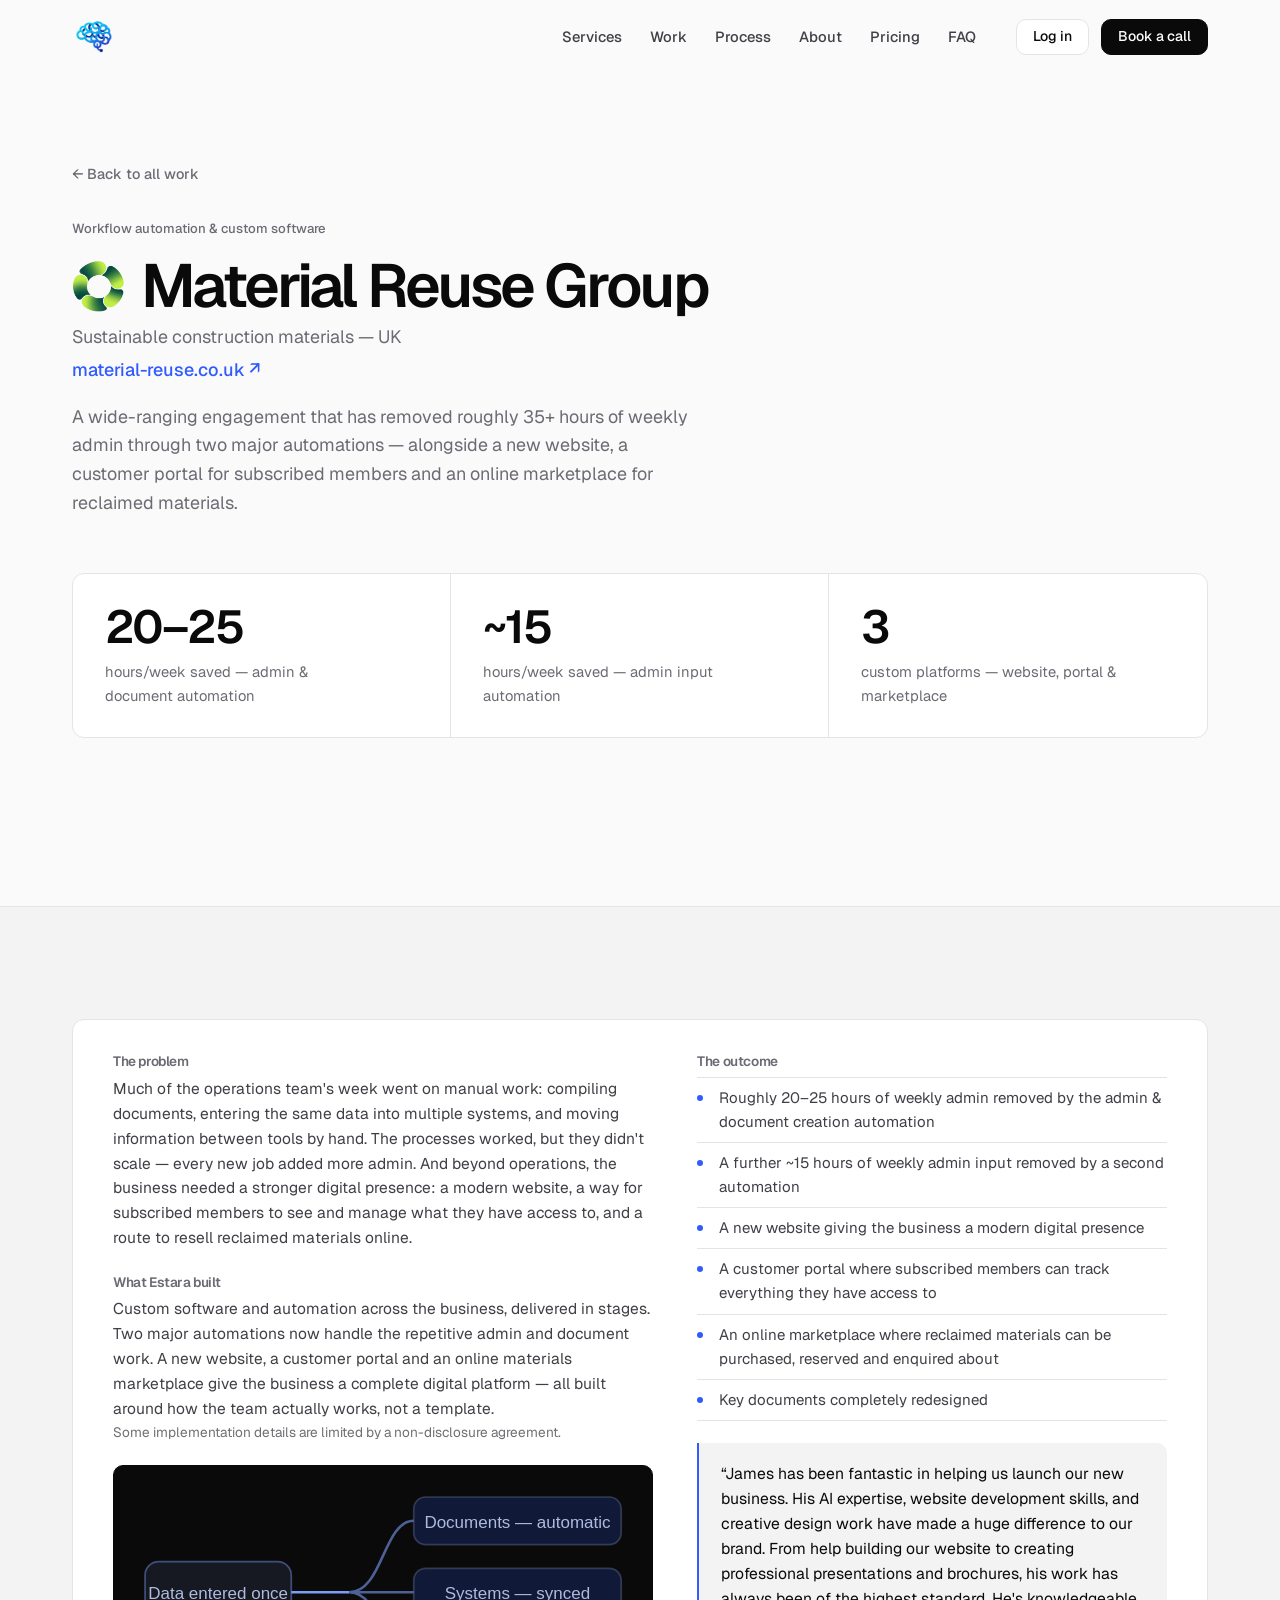
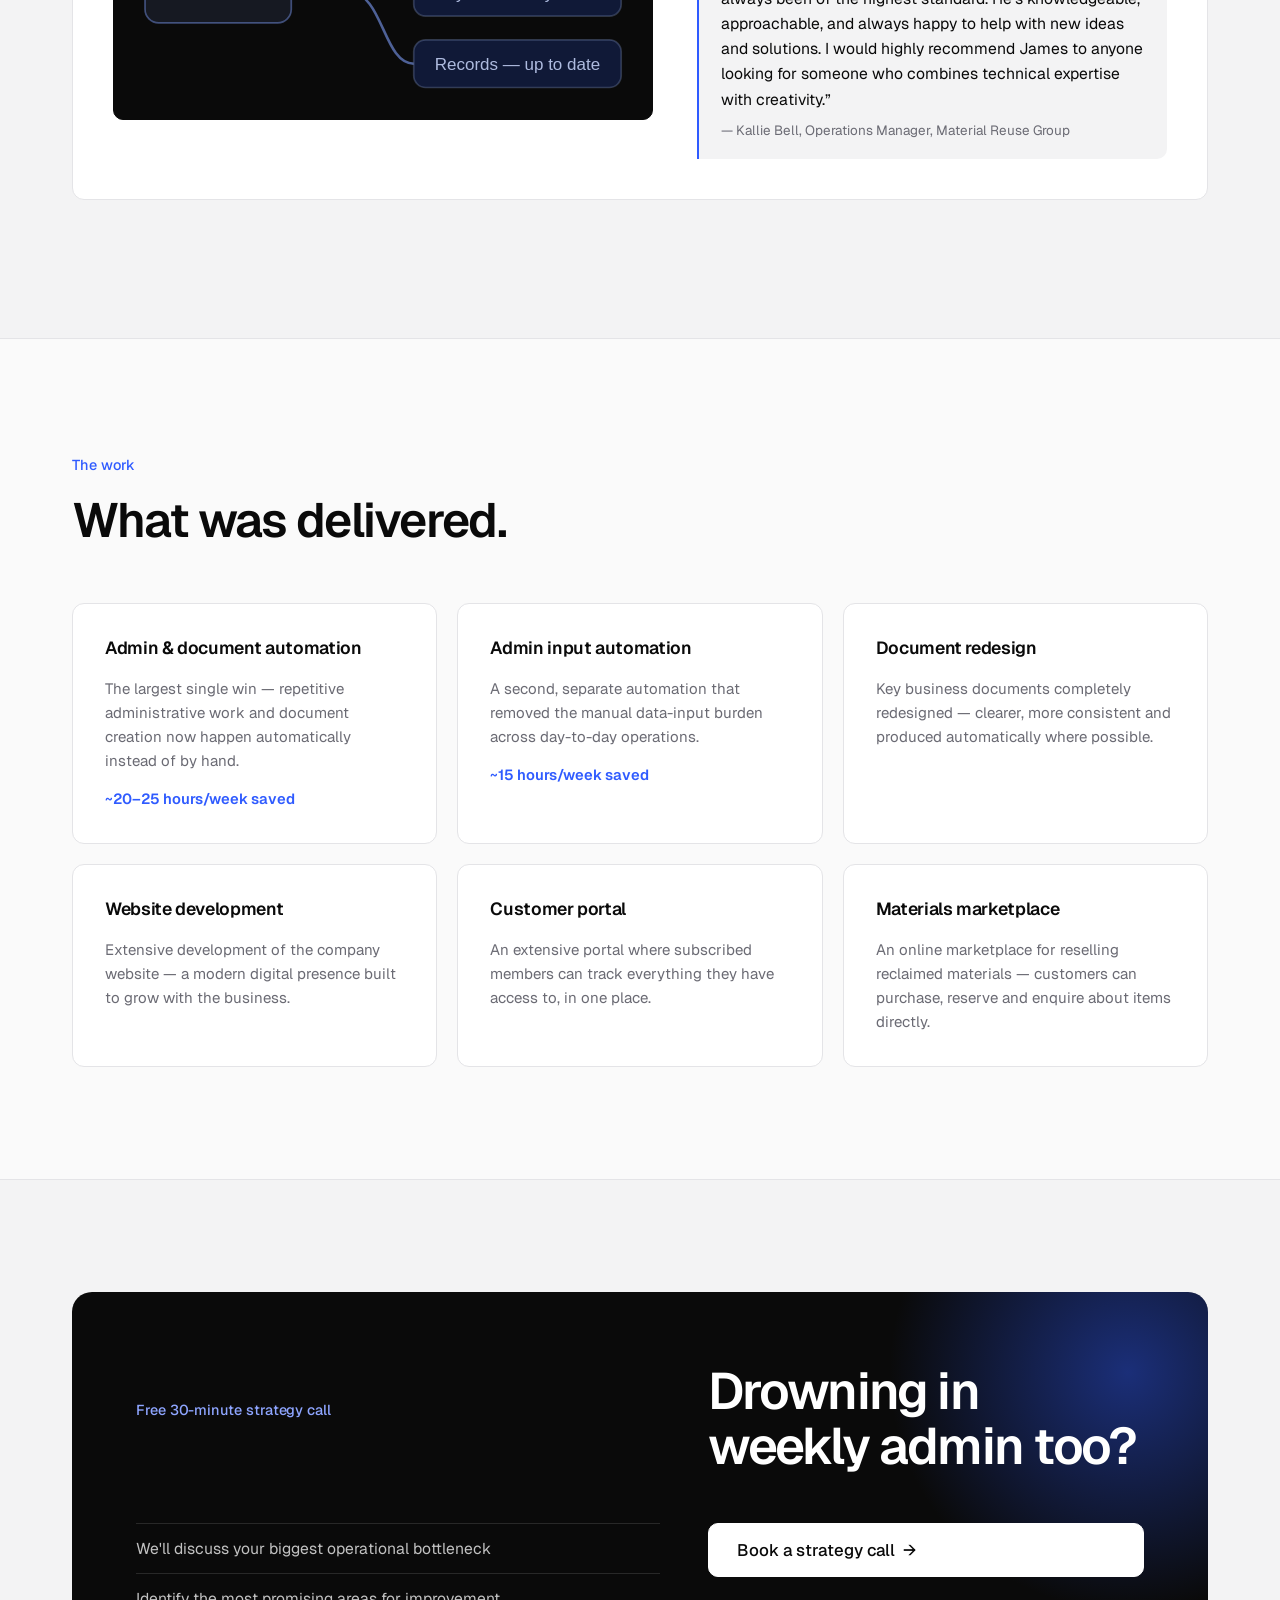
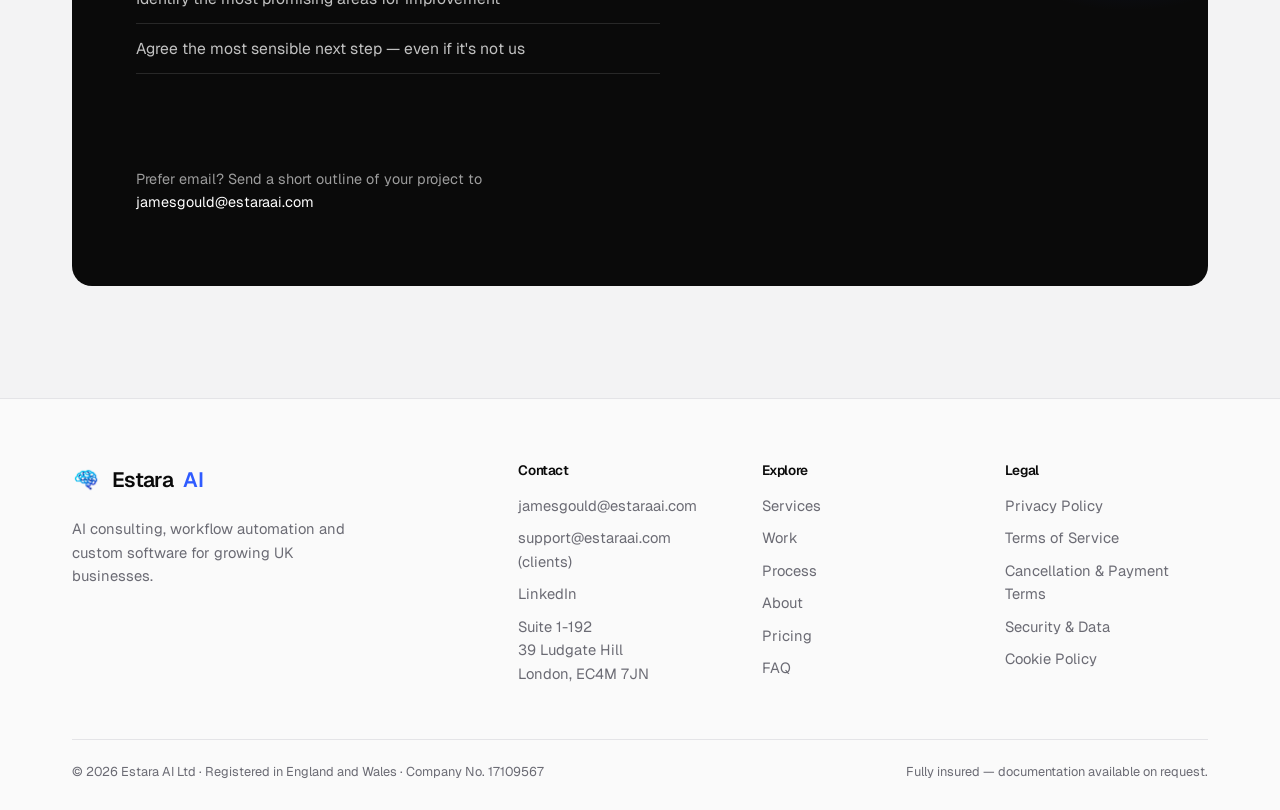
<file: work/material-reuse-group/index.html>
<!DOCTYPE html>
<html lang="en">
<head>
  <meta charset="UTF-8" />
  <meta name="viewport" content="width=device-width, initial-scale=1.0" />
  <title>Material Reuse Group — Case Study — Estara AI</title>
  <meta name="description" content="How Estara AI removed ~35+ hours of weekly admin at Material Reuse Group — two major automations, a new website, a customer portal for subscribed members and an online materials marketplace." />
  <link rel="preconnect" href="https://fonts.googleapis.com" />
  <link rel="preconnect" href="https://fonts.gstatic.com" crossorigin />
  <link href="https://fonts.googleapis.com/css2?family=Geist:wght@300..800&display=swap" rel="stylesheet" />
  <link rel="icon" type="image/png" sizes="any" href="/assets/logo.png?v=2" />
  <link rel="shortcut icon" type="image/png" href="/assets/logo.png?v=2" />
  <link rel="apple-touch-icon" href="/assets/logo.png?v=2" />
  <link rel="stylesheet" href="/styles.css" />
</head>
<body>

  <!-- ======= NAV ======= -->
  <header class="nav" id="nav">
    <div class="nav-inner">
      <a href="/" class="logo" aria-label="Estara AI — home">
        <img src="/assets/logo.png" alt="Estara AI logo" class="logo-img" />
      </a>
      <nav class="nav-links" id="navLinks">
        <a href="/#services">Services</a>
        <a href="/#work">Work</a>
        <a href="/#process">Process</a>
        <a href="/about/">About</a>
        <a href="/pricing/">Pricing</a>
        <a href="/pricing/#faq">FAQ</a>
        <a href="/portal/" class="nav-login-mobile">Log in</a>
      </nav>
      <a href="/portal/" class="btn btn-ghost btn-nav btn-nav-login">Log in</a>
      <a href="https://calendly.com/jamesgould-estaraai/30min" target="_blank" rel="noopener" class="btn btn-primary btn-nav">Book a call</a>
      <button class="nav-toggle" id="navToggle" aria-label="Toggle menu"><span></span><span></span><span></span></button>
    </div>
  </header>

  <main class="page-main">

    <!-- ======= PAGE HEAD ======= -->
    <section class="section">
      <div class="container">
        <a href="/#work" class="page-back">&larr; Back to all work</a>
        <div class="section-head reveal">
          <span class="case-tag">Workflow automation &amp; custom software</span>
          <div class="case-brand case-brand-lg"><img src="/assets/clients/material-reuse-group.png" alt="" class="case-logo" /><h1>Material Reuse Group</h1></div>
          <p class="case-client" style="margin-top:6px;">Sustainable construction materials — UK <a href="https://www.material-reuse.co.uk" target="_blank" rel="noopener" class="case-site">material-reuse.co.uk &#8599;</a></p>
          <p>A wide-ranging engagement that has removed roughly 35+ hours of weekly admin through two major automations — alongside a new website, a customer portal for subscribed members and an online marketplace for reclaimed materials.</p>
        </div>
        <div class="case-stats reveal">
          <div class="stat"><span class="stat-num">20&ndash;25</span><span class="stat-label">hours/week saved — admin &amp; document automation</span></div>
          <div class="stat-divider"></div>
          <div class="stat"><span class="stat-num">~15</span><span class="stat-label">hours/week saved — admin input automation</span></div>
          <div class="stat-divider"></div>
          <div class="stat"><span class="stat-num">3</span><span class="stat-label">custom platforms — website, portal &amp; marketplace</span></div>
        </div>
      </div>
    </section>

    <!-- ======= PROBLEM / APPROACH ======= -->
    <section class="section section-alt">
      <div class="container">
        <article class="case panel reveal">
          <div class="case-body" style="padding-top:34px;">
            <div class="case-col">
              <h4>The problem</h4>
              <p>Much of the operations team's week went on manual work: compiling documents, entering the same data into multiple systems, and moving information between tools by hand. The processes worked, but they didn't scale — every new job added more admin. And beyond operations, the business needed a stronger digital presence: a modern website, a way for subscribed members to see and manage what they have access to, and a route to resell reclaimed materials online.</p>
              <h4>What Estara built</h4>
              <p>Custom software and automation across the business, delivered in stages. Two major automations now handle the repetitive admin and document work. A new website, a customer portal and an online materials marketplace give the business a complete digital platform — all built around how the team actually works, not a template.</p>
              <p class="case-nda" style="font-size:0.85rem;opacity:0.75;">Some implementation details are limited by a non-disclosure agreement.</p>
              <div class="case-visual" aria-hidden="true" style="margin-top:22px;">
                <svg viewBox="0 0 300 132" xmlns="http://www.w3.org/2000/svg" role="img">
                  <rect x="10" y="48" width="86" height="36" rx="8" fill="rgba(124,156,245,0.10)" stroke="rgba(124,156,245,0.45)"/>
                  <text x="53" y="70" text-anchor="middle" fill="#aebbdf" font-size="10" font-family="Inter,sans-serif">Data entered once</text>
                  <path d="M96 66 h34" stroke="#7c9cf5" stroke-width="1.5" fill="none"/>
                  <path d="M130 66 C150 66 150 24 168 24 M130 66 h38 M130 66 C150 66 150 108 168 108" stroke="rgba(124,156,245,0.6)" stroke-width="1.5" fill="none"/>
                  <rect x="168" y="10" width="122" height="28" rx="7" fill="rgba(17,27,60,0.9)" stroke="rgba(148,168,220,0.28)"/>
                  <text x="229" y="28" text-anchor="middle" fill="#aebbdf" font-size="10" font-family="Inter,sans-serif">Documents — automatic</text>
                  <rect x="168" y="52" width="122" height="28" rx="7" fill="rgba(17,27,60,0.9)" stroke="rgba(148,168,220,0.28)"/>
                  <text x="229" y="70" text-anchor="middle" fill="#aebbdf" font-size="10" font-family="Inter,sans-serif">Systems — synced</text>
                  <rect x="168" y="94" width="122" height="28" rx="7" fill="rgba(17,27,60,0.9)" stroke="rgba(148,168,220,0.28)"/>
                  <text x="229" y="112" text-anchor="middle" fill="#aebbdf" font-size="10" font-family="Inter,sans-serif">Records — up to date</text>
                </svg>
              </div>
              <!-- ✏️ When MRG signs off, replace the SVG above with an anonymised screenshot of the portal or marketplace -->
            </div>
            <div class="case-col">
              <h4>The outcome</h4>
              <ul class="card-list">
                <li>Roughly 20&ndash;25 hours of weekly admin removed by the admin &amp; document creation automation</li>
                <li>A further ~15 hours of weekly admin input removed by a second automation</li>
                <li>A new website giving the business a modern digital presence</li>
                <li>A customer portal where subscribed members can track everything they have access to</li>
                <li>An online marketplace where reclaimed materials can be purchased, reserved and enquired about</li>
                <li>Key documents completely redesigned</li>
              </ul>
              <blockquote class="case-quote">&ldquo;James has been fantastic in helping us launch our new business. His AI expertise, website development skills, and creative design work have made a huge difference to our brand. From help building our website to creating professional presentations and brochures, his work has always been of the highest standard. He's knowledgeable, approachable, and always happy to help with new ideas and solutions. I would highly recommend James to anyone looking for someone who combines technical expertise with creativity.&rdquo;<span>— Kallie Bell, Operations Manager, Material Reuse Group</span></blockquote>
            </div>
          </div>
        </article>
      </div>
    </section>

    <!-- ======= WHAT WAS DELIVERED ======= -->
    <section class="section">
      <div class="container">
        <div class="section-head reveal">
          <span class="eyebrow">The work</span>
          <h2>What was delivered.</h2>
        </div>
        <div class="cards-3">
          <article class="card panel deliverable reveal">
            <h3>Admin &amp; document automation</h3>
            <p>The largest single win — repetitive administrative work and document creation now happen automatically instead of by hand.</p>
            <span class="deliv-saving">~20&ndash;25 hours/week saved</span>
          </article>
          <article class="card panel deliverable reveal">
            <h3>Admin input automation</h3>
            <p>A second, separate automation that removed the manual data-input burden across day-to-day operations.</p>
            <span class="deliv-saving">~15 hours/week saved</span>
          </article>
          <article class="card panel deliverable reveal">
            <h3>Document redesign</h3>
            <p>Key business documents completely redesigned — clearer, more consistent and produced automatically where possible.</p>
          </article>
          <article class="card panel deliverable reveal">
            <h3>Website development</h3>
            <p>Extensive development of the company website — a modern digital presence built to grow with the business.</p>
          </article>
          <article class="card panel deliverable reveal">
            <h3>Customer portal</h3>
            <p>An extensive portal where subscribed members can track everything they have access to, in one place.</p>
          </article>
          <article class="card panel deliverable reveal">
            <h3>Materials marketplace</h3>
            <p>An online marketplace for reselling reclaimed materials — customers can purchase, reserve and enquire about items directly.</p>
          </article>
        </div>
      </div>
    </section>

    <!-- ======= CTA ======= -->
    <section class="section section-alt">
      <div class="container">
        <div class="cta-panel reveal">
          <span class="eyebrow">Free 30-minute strategy call</span>
          <h2>Drowning in weekly admin too?</h2>
          <ul class="cta-list">
            <li>We'll discuss your biggest operational bottleneck</li>
            <li>Identify the most promising areas for improvement</li>
            <li>Agree the most sensible next step — even if it's not us</li>
          </ul>
          <a href="https://calendly.com/jamesgould-estaraai/30min" target="_blank" rel="noopener" class="btn btn-primary btn-xl">Book a strategy call <span class="arrow" aria-hidden="true">&rarr;</span></a>
          <p class="cta-email">Prefer email? Send a short outline of your project to <a href="mailto:jamesgould@estaraai.com">jamesgould@estaraai.com</a></p>
        </div>
      </div>
    </section>

  </main>

  <!-- ======= FOOTER ======= -->
  <footer class="footer" id="contact">
    <div class="container">
      <div class="footer-grid">
        <div class="footer-brand">
          <a href="/" class="logo"><img src="/assets/logo.png" alt="Estara AI logo" class="logo-img" />Estara<span class="logo-accent">AI</span></a>
          <p>AI consulting, workflow automation and custom software for growing UK businesses.</p>
        </div>
        <div class="footer-col">
          <h4>Contact</h4>
          <a href="mailto:jamesgould@estaraai.com">jamesgould@estaraai.com</a>
          <a href="mailto:support@estaraai.com">support@estaraai.com (clients)</a>
          <a href="https://www.linkedin.com/in/james-gould-26240a345/" target="_blank" rel="noopener">LinkedIn</a>
          <address>Suite 1-192<br />39 Ludgate Hill<br />London, EC4M 7JN</address>
        </div>
        <div class="footer-col">
          <h4>Explore</h4>
          <a href="/#services">Services</a>
          <a href="/#work">Work</a>
          <a href="/#process">Process</a>
          <a href="/about/">About</a>
          <a href="/pricing/">Pricing</a>
          <a href="/pricing/#faq">FAQ</a>
        </div>
        <div class="footer-col">
          <h4>Legal</h4>
          <a href="/privacy/">Privacy Policy</a>
          <a href="/terms/">Terms of Service</a>
          <a href="/cancellation-and-payment-terms/">Cancellation &amp; Payment Terms</a>
          <a href="/security/">Security &amp; Data</a>
          <a href="/cookie-policy/">Cookie Policy</a>
        </div>
      </div>
      <div class="footer-bottom">
        <span>&copy; 2026 Estara AI Ltd &middot; Registered in England and Wales &middot; Company No. 17109567</span>
        <span>Fully insured — documentation available on request.</span>
      </div>
    </div>
  </footer>

  <script src="/script.js"></script>
</body>
</html>
</file>
<file: styles.css>
/* ============================================================
   ESTARA AI — styles.css  (v13 — "Engineered")
   Near-white · black · one electric blue · Geist everywhere.
   Hairline grids, no cards-with-shadows, no ticker, no mono.
   The 3D brain in the hero is the only spectacle; the rest is calm.
   All class names from earlier versions are kept so sub-pages restyle.
   ============================================================ */

:root {
  --bg: #fafafa;
  --bg-alt: #f3f3f4;
  --surface: #ffffff;
  --surface-hover: #ffffff;
  --line: #e4e4e7;
  --line-strong: #0a0a0a;
  --text: #0a0a0a;
  --text-2: #3f3f46;
  --text-dim: #6b6b74;
  --blue: #2f5bff;
  --blue-deep: #1f44e0;
  --blue-soft: #eef2ff;
  --green: #17945a;
  --red: #d13a2f;
  --amber: #b57a0f;
  --radius: 12px;

  /* legacy aliases used by inline styles on sub-pages */
  --border: var(--line);
  --border-strong: var(--line-strong);
  --accent: var(--blue);
  --accent-deep: var(--blue-deep);
  --accent-soft: var(--blue-soft);

  --font: "Geist", -apple-system, BlinkMacSystemFont, "Segoe UI", Helvetica, Arial, sans-serif;
  --font-display: var(--font);
  --font-body: var(--font);
  --font-mono: var(--font);
}

* { margin: 0; padding: 0; box-sizing: border-box; }
html { scroll-behavior: smooth; }
body {
  background: var(--bg);
  color: var(--text);
  font-family: var(--font);
  font-size: 16.5px;
  line-height: 1.6;
  -webkit-font-smoothing: antialiased;
  text-rendering: optimizeLegibility;
  overflow-x: hidden;
}
::selection { background: var(--blue); color: #fff; }

h1, h2, h3, h4 { font-weight: 600; line-height: 1.08; letter-spacing: -0.03em; color: var(--text); }
h1 { font-size: clamp(2.6rem, 6vw, 4.8rem); letter-spacing: -0.045em; line-height: 1.0; }
h2 { font-size: clamp(1.9rem, 3.8vw, 3rem); letter-spacing: -0.035em; }
h3 { font-size: 1.2rem; letter-spacing: -0.02em; }
h4 { font-size: 0.95rem; }
p { color: var(--text-2); }
a { color: inherit; text-decoration: none; }
img { max-width: 100%; display: block; }
strong { font-weight: 600; color: var(--text); }

.accent { color: var(--blue); }

.container { max-width: 1200px; margin: 0 auto; padding: 0 32px; }
.container-narrow { max-width: 880px; }
.section { padding: 112px 0; }
.section-alt { background: var(--bg-alt); }
.section + .section, .section-alt { border-top: 1px solid var(--line); }

/* ---------- Eyebrow / heads ---------- */
.eyebrow {
  display: inline-block;
  font-size: 0.9rem;
  font-weight: 500;
  color: var(--blue);
  margin-bottom: 18px;
  letter-spacing: -0.005em;
}
.section-head { text-align: left; max-width: 760px; margin: 0 0 56px; }
.section-head p { margin-top: 18px; font-size: 1.12rem; max-width: 620px; color: var(--text-dim); }
.section-head h1 { font-size: clamp(2.4rem, 5vw, 3.8rem); }
.section-cta { margin-top: 48px; }

/* Split head: heading left, intro right (homepage) */
.split-head { display: grid; grid-template-columns: 1.1fr 1fr; gap: 48px; align-items: end; margin-bottom: 56px; }
.split-head .section-head { margin: 0; }
.split-head p { color: var(--text-dim); font-size: 1.1rem; max-width: 520px; }

/* ---------- Panel (cards, quotes, tiles) ---------- */
.panel {
  background: var(--surface);
  border: 1px solid var(--line);
  border-radius: var(--radius);
  transition: border-color 0.2s ease;
}
.panel:hover { border-color: #c9c9cf; }

/* ---------- Buttons ---------- */
.btn {
  display: inline-flex;
  align-items: center;
  gap: 8px;
  font-family: var(--font);
  font-weight: 500;
  font-size: 0.95rem;
  padding: 12px 20px;
  border-radius: 10px;
  border: 1px solid transparent;
  cursor: pointer;
  line-height: 1.1;
  white-space: nowrap;
  transition: background 0.18s ease, border-color 0.18s ease, color 0.18s ease, transform 0.18s ease;
}
.btn-primary { background: var(--text); color: #fff; border-color: var(--text); }
.btn-primary:hover { background: var(--blue); border-color: var(--blue); }
.btn-ghost { background: var(--surface); color: var(--text); border-color: var(--line); }
.btn-ghost:hover { border-color: var(--text); }
.btn-lg { padding: 15px 24px; font-size: 1rem; }
.btn-xl { padding: 17px 28px; font-size: 1.05rem; }
.btn .arrow { transition: transform 0.2s ease; }
.btn:hover .arrow { transform: translateX(3px); }

/* ---------- Nav ---------- */
.nav {
  position: fixed;
  top: 0; left: 0; right: 0;
  z-index: 100;
  background: rgba(250, 250, 250, 0.7);
  backdrop-filter: blur(14px) saturate(160%);
  -webkit-backdrop-filter: blur(14px) saturate(160%);
  border-bottom: 1px solid transparent;
  transition: border-color 0.3s ease, background 0.3s ease;
}
.nav.scrolled { border-bottom-color: var(--line); background: rgba(250, 250, 250, 0.85); }
.nav-inner { max-width: 1200px; margin: 0 auto; padding: 12px 32px; display: flex; align-items: center; gap: 28px; }
.logo { font-weight: 600; font-size: 1.3rem; display: inline-flex; align-items: center; gap: 10px; letter-spacing: -0.03em; }
.logo-accent { color: var(--blue); }
.logo-img { height: 50px; width: auto; }
.footer .logo-img { height: 32px; }
.nav-links { display: flex; gap: 4px; margin-left: auto; }
.nav-links a { color: var(--text-2); font-size: 0.92rem; font-weight: 500; padding: 7px 12px; border-radius: 8px; transition: background 0.18s ease, color 0.18s ease; }
.nav-links a:hover { background: #ececee; color: var(--text); }
.btn-nav { padding: 9px 16px; font-size: 0.88rem; }
.nav-toggle { display: none; background: none; border: none; flex-direction: column; gap: 5px; cursor: pointer; padding: 6px; }
.nav-toggle span { width: 22px; height: 1.5px; background: var(--text); transition: 0.3s; }
.btn-nav-login + .btn-nav { margin-left: -16px; }
.nav-login-mobile { display: none; }
@media (max-width: 760px) { .nav-login-mobile { display: block; } }

/* ---------- Hero ---------- */
.hero {
  position: relative;
  padding: 150px 32px 40px;
  min-height: 92svh;
  display: flex;
  align-items: center;
  overflow: hidden;
}
.hero-grid {
  position: relative;
  z-index: 2;
  max-width: 1200px;
  margin: 0 auto;
  width: 100%;
  display: grid;
  grid-template-columns: 1.05fr 1fr;
  gap: 40px;
  align-items: center;
}
.hero-content { max-width: 620px; }
.hero-title { max-width: 640px; font-size: clamp(2.5rem, 5vw, 4.3rem); }
.hero-title .accent { color: var(--blue); }
.hero-sub { font-size: clamp(1.05rem, 1.6vw, 1.22rem); max-width: 540px; margin-top: 28px; color: var(--text-dim); line-height: 1.55; }
.hero-ctas { display: flex; gap: 12px; flex-wrap: wrap; margin-top: 36px; }
.hero-microcopy { color: var(--text-dim); font-size: 0.88rem; margin-top: 16px; }

/* 3D brain stage */
.brain-stage { position: relative; aspect-ratio: 1 / 1; width: 100%; max-width: 640px; margin: -70px 0 0 auto; }
#brainCanvas { position: absolute; inset: 0; width: 100%; height: 100%; display: block; }
.brain-caption {
  position: absolute; left: 50%; bottom: -6px; transform: translateX(-50%);
  font-size: 0.8rem; color: var(--text-dim); white-space: nowrap;
}
.hero-fade { display: none; }

/* ---------- Proof: stats + clients + quote (hairline grid) ---------- */
.proof { padding: 8px 0 64px; }
.proof + .section { border-top: 1px solid var(--line); }
.stats-strip { display: flex; flex-wrap: wrap; gap: 0; border-top: 1px solid var(--line); border-bottom: 1px solid var(--line); }
.stats-strip .stat { flex: 1 1 0; display: flex; flex-direction: column; align-items: flex-start; gap: 6px; padding: 26px 28px 26px 0; }
.stats-strip .stat + .stat { border-left: 1px solid var(--line); padding-left: 28px; }
.stats-strip .stat-num { font-size: 2.2rem; }
.stats-strip .stat-label { margin-top: 0; font-size: 0.92rem; max-width: 280px; }
.stat-num { font-size: clamp(2.2rem, 3.6vw, 3rem); font-weight: 600; letter-spacing: -0.045em; line-height: 1; color: var(--text); }
.stat-num-text { color: var(--blue); }
.stat-label { font-size: 0.92rem; color: var(--text-dim); margin-top: 10px; max-width: 260px; }
.stat-divider { display: none; }
.stat { display: flex; flex-direction: column; align-items: flex-start; }

.clients-row {
  display: flex;
  align-items: center;
  gap: 18px 40px;
  flex-wrap: wrap;
  margin-top: 40px;
}
.trust-label { font-size: 0.9rem; color: var(--text-dim); }
.trust-name { font-size: 1.05rem; font-weight: 500; color: var(--text-2); letter-spacing: -0.01em; }
.trust-more { color: var(--text-dim); font-weight: 400; }
.trust-logo { display: inline-flex; align-items: center; gap: 10px; transition: color 0.2s ease; }
.trust-logo:hover { color: var(--blue); }
.trust-logo img { height: 28px; width: auto; }

/* client branding on case cards / pages */
.case-brand { display: flex; align-items: center; gap: 12px; margin-top: 10px; }
.case-brand h3, .case-brand h1 { margin-top: 0 !important; }
.case-logo { height: 34px; width: auto; flex: none; }
.case-brand-lg { margin-top: 16px; gap: 16px; }
.case-brand-lg .case-logo { height: 52px; }
.case-site { display: block; color: var(--blue); font-weight: 500; white-space: nowrap; margin-top: 4px; }
.case-site:hover { text-decoration: underline; }

/* ---------- Services (3 columns, hairline) ---------- */
.cards-3 { display: grid; grid-template-columns: repeat(3, 1fr); gap: 20px; }
.card { padding: 34px 32px 32px; display: flex; flex-direction: column; position: relative; }
.card-featured { border-color: var(--text); }
.card-badge {
  position: absolute; top: 20px; right: 20px;
  background: var(--blue-soft);
  color: var(--blue);
  font-size: 0.78rem; font-weight: 500;
  padding: 5px 10px;
  border-radius: 999px;
}
.card-num { font-size: 0.9rem; font-weight: 500; color: var(--text-dim); margin-bottom: 42px; }
.card-icon {
  width: 44px; height: 44px;
  border-radius: 10px;
  display: grid; place-items: center;
  background: var(--blue-soft);
  color: var(--blue);
  margin-bottom: 22px;
}
.card-icon svg { width: 22px; height: 22px; }
.card h3 { font-size: 1.3rem; }
.card p { color: var(--text-dim); font-size: 0.98rem; margin-top: 12px; }
.card-list { list-style: none; margin: 22px 0 28px; }
.card-list li { font-size: 0.94rem; color: var(--text-2); padding: 8px 0 8px 22px; position: relative; border-top: 1px solid var(--line); }
.card-list li:last-child { border-bottom: 1px solid var(--line); }
.card-list li::before { content: ""; position: absolute; left: 0; top: 17px; width: 6px; height: 6px; border-radius: 50%; background: var(--blue); }
.card-link { margin-top: auto; font-weight: 500; font-size: 0.95rem; color: var(--text); display: inline-flex; align-items: center; gap: 6px; }
.card-link:hover { color: var(--blue); }

/* ---------- Work (case study summaries) ---------- */
.cases-grid { grid-template-columns: repeat(3, 1fr); }
.case-sum { padding: 26px 26px 28px; display: flex; flex-direction: column; }
.case-tag { display: inline-block; font-size: 0.82rem; font-weight: 500; color: var(--text-dim); }
.case-sum h3 { font-size: 1.35rem; margin-top: 10px; }
.case-client { color: var(--text-dim); font-size: 0.9rem; margin-top: 3px; }
.case-sum .case-client { margin-top: 3px; }
.case-visual { margin: 20px 0 18px; border-radius: 10px; background: #0a0a0a; padding: 14px; border: 1px solid #0a0a0a; }
.case-visual svg { width: 100%; height: auto; display: block; }
.case-metric { font-weight: 600; font-size: 1.02rem; color: var(--text); line-height: 1.35; letter-spacing: -0.015em; }
.case-sum-desc { color: var(--text-dim); font-size: 0.94rem; margin-top: 10px; }
.case-sum .card-link { margin-top: auto; padding-top: 20px; }

/* ---------- Process (3 horizontal steps) ---------- */
.steps { display: grid; grid-template-columns: repeat(3, 1fr); border-top: 1px solid var(--line); }
.step { padding: 36px 32px 8px 0; border-right: 1px solid var(--line); margin-right: 32px; position: relative; }
.step:last-child { border-right: none; margin-right: 0; }
.step-num { font-size: 0.9rem; font-weight: 500; color: var(--blue); margin-bottom: 40px; display: flex; align-items: center; gap: 10px; }
.step-when { color: var(--text-dim); font-weight: 400; }
.step h3 { font-size: 1.3rem; }
.step p { color: var(--text-dim); font-size: 0.98rem; margin-top: 12px; max-width: 340px; }

/* ---------- About ---------- */
.about-grid { display: grid; grid-template-columns: 1fr 1fr; gap: 64px; align-items: start; }
.about-copy p { font-size: 1.12rem; color: var(--text-2); margin-bottom: 18px; line-height: 1.6; }
.about-copy h1 { font-size: clamp(2.2rem, 4.2vw, 3.2rem); }
.about-teaser { padding: 88px 0; }
.about-teaser .split-head p { font-size: 1.12rem; color: var(--text-2); max-width: 520px; }
.about-copy .card-link { margin-top: 6px; }
.principles { list-style: none; border-top: 1px solid var(--line); }
.principles li { padding: 22px 0; border-bottom: 1px solid var(--line); display: grid; grid-template-columns: 220px 1fr; gap: 24px; }
.principles h3 { font-size: 1.02rem; font-weight: 600; }
.principles p { color: var(--text-dim); font-size: 0.95rem; }
.tile-link { color: var(--blue); font-weight: 500; white-space: nowrap; }
.tile-link:hover { text-decoration: underline; }

/* legacy about tiles (kept for safety) */
.bento { display: grid; grid-template-columns: repeat(4, 1fr); gap: 20px; }
.bento-tile { padding: 30px 28px; }
.bento-tile h3 { margin-bottom: 10px; font-size: 1.1rem; }
.bento-tile p { color: var(--text-dim); font-size: 0.95rem; }
.founder-copy p { color: var(--text-2); font-size: 1.05rem; margin-bottom: 16px; }
.founder-copy-solo { max-width: 760px; margin: 0 0 48px; }

/* ---------- Plans (homepage short cards + pricing page full cards) ---------- */
.plans { display: grid; grid-template-columns: repeat(3, 1fr); gap: 20px; align-items: stretch; }
.price-card { padding: 32px 30px; display: flex; flex-direction: column; position: relative; }
.price-card h3 { font-size: 1.15rem; }
.plan-bestfor { font-size: 0.88rem; color: var(--text-dim); margin-top: 6px; }
.plan-tagline { color: var(--text-dim); font-size: 0.94rem; margin-top: 10px; }
.price { font-size: 2.6rem; font-weight: 600; letter-spacing: -0.045em; line-height: 1; margin: 26px 0 8px; display: flex; align-items: baseline; gap: 6px; color: var(--text); }
.price-per { font-size: 0.95rem; font-weight: 400; color: var(--text-dim); letter-spacing: 0; }
.price-from { font-size: 0.9rem; font-weight: 400; color: var(--text-dim); letter-spacing: 0; }
.plan-term { font-size: 0.85rem; color: var(--text-dim); margin: 2px 0 6px; }
.plan-summary { color: var(--text-2); font-size: 0.96rem; margin: 14px 0 26px; flex: 1; }
.plan-includes { font-size: 0.82rem; font-weight: 500; color: var(--text-dim); margin-top: 16px; }
.price-card .card-list { margin: 14px 0 22px; flex: 1; }
.plan-foot { font-size: 0.84rem; color: var(--text-dim); margin-bottom: 20px; }
.li-sub { color: var(--text-dim); font-size: 0.82rem; }
.btn-block { justify-content: center; width: 100%; margin-top: auto; }
.plans-note { color: var(--text-dim); font-size: 0.9rem; max-width: 640px; margin: 40px 0 0; }
.plans-note a { color: var(--blue); }
.plans-details-link { margin-top: 32px; }
.plans-details-link a { color: var(--text); font-weight: 500; font-size: 0.98rem; }
.plans-details-link a:hover { color: var(--blue); }
.plan-details { margin-top: 44px; }
.plans-smallprint { max-width: 840px; margin: 30px 0 0; }
.plans-smallprint p { color: var(--text-dim); font-size: 0.85rem; margin-bottom: 12px; }

/* ---------- Testimonials ---------- */
.quotes { display: grid; grid-template-columns: repeat(3, 1fr); gap: 20px; }
.quotes-rows { grid-template-columns: 1fr; gap: 0; border-top: 1px solid var(--line); }
.quotes-rows .quote { display: grid; grid-template-columns: 260px 1fr; gap: 48px; align-items: start; padding: 40px 0; border-bottom: 1px solid var(--line); }
.quotes-rows .quote blockquote { order: 2; }
.quotes-rows .quote figcaption { order: 1; }
.quotes-rows .quote blockquote { font-size: 1.2rem; line-height: 1.55; letter-spacing: -0.01em; max-width: 780px; }
.quotes-rows .quote figcaption { margin: 0; padding: 0; border: none; }
.quote-logo { height: 32px; width: auto; max-width: 120px; object-fit: contain; align-self: flex-start; margin-bottom: 12px; }
.quote { padding: 30px 30px 26px; display: flex; flex-direction: column; }
.quote blockquote { color: var(--text); font-size: 1.02rem; line-height: 1.6; font-weight: 400; flex: 1; }
.quote blockquote::before { content: "\201C"; color: var(--blue); }
.quote blockquote::after { content: "\201D"; color: var(--blue); }
.quote figcaption { margin-top: 24px; padding-top: 18px; border-top: 1px solid var(--line); display: flex; flex-direction: column; }
.quote figcaption strong { font-size: 0.95rem; font-weight: 600; }
.quote figcaption span { color: var(--text-dim); font-size: 0.85rem; margin-top: 2px; }

/* ---------- FAQ ---------- */
.faq-list { display: flex; flex-direction: column; border-top: 1px solid var(--line); }
.faq-item { background: transparent; border: none; border-bottom: 1px solid var(--line); border-radius: 0; }
.faq-item summary {
  list-style: none; cursor: pointer;
  padding: 22px 0;
  font-weight: 500; font-size: 1.08rem; letter-spacing: -0.015em;
  display: flex; justify-content: space-between; align-items: center; gap: 20px;
}
.faq-item summary:hover { color: var(--blue); }
.faq-item summary::-webkit-details-marker { display: none; }
.faq-icon { position: relative; width: 14px; height: 14px; flex: none; }
.faq-icon::before, .faq-icon::after { content: ""; position: absolute; background: var(--text); transition: transform 0.25s ease; }
.faq-icon::before { width: 14px; height: 1.5px; top: 6px; }
.faq-icon::after { width: 1.5px; height: 14px; left: 6px; }
.faq-item[open] .faq-icon::after { transform: rotate(90deg); }
.faq-item p { padding: 0 0 24px; color: var(--text-dim); font-size: 0.98rem; max-width: 760px; }
.faq-group { font-size: 0.9rem; font-weight: 500; color: var(--text-dim); margin: 40px 0 10px; }
.faq-group:first-child { margin-top: 0; }

/* ---------- Comparison table ---------- */
.compare-wrap { overflow-x: auto; border: 1px solid var(--line); border-radius: var(--radius); background: var(--surface); }
.compare { width: 100%; border-collapse: collapse; font-size: 0.93rem; min-width: 720px; }
.compare th, .compare td { padding: 16px 20px; text-align: left; border-bottom: 1px solid var(--line); vertical-align: top; }
.compare thead th { font-weight: 600; font-size: 0.95rem; color: var(--text); background: var(--bg-alt); }
.compare tbody tr:last-child td { border-bottom: none; }
.compare td:first-child { color: var(--text-dim); font-weight: 500; width: 20%; }
.compare .compare-hero { background: var(--blue-soft); color: var(--text); }
.compare thead .compare-hero { color: var(--blue); }
.compare .yes { color: var(--green); font-weight: 600; margin-right: 6px; }
.compare .no { color: var(--red); font-weight: 600; margin-right: 6px; }
.compare .mid { color: var(--amber); font-weight: 600; margin-right: 6px; }
.compare-plans { min-width: 680px; }
.compare-plans td:first-child { width: 22%; }
.compare-span { color: var(--text-dim); }

/* ---------- Engagement models & project pricing (pricing page) ---------- */
.engage-cards .card { padding: 30px 28px; }
.project-prices { margin-top: 28px; padding: 34px 36px; }
.project-prices h3 { margin-bottom: 6px; }
.project-prices-note { color: var(--text-dim); font-size: 0.92rem; margin-bottom: 14px; }
.price-list { list-style: none; }
.price-list li { display: flex; justify-content: space-between; align-items: baseline; gap: 20px; padding: 13px 0; border-bottom: 1px solid var(--line); font-size: 0.97rem; }
.price-list li:last-child { border-bottom: 0; padding-bottom: 2px; }
.price-list-amt { font-weight: 600; color: var(--text); white-space: nowrap; }

/* ---------- CTA panel ---------- */
.cta-panel {
  background: #0a0a0a;
  color: #fff;
  border-radius: 20px;
  padding: 72px 64px;
  display: grid;
  grid-template-columns: 1.2fr 1fr;
  gap: 48px;
  align-items: center;
  position: relative;
  overflow: hidden;
}
.cta-panel::before {
  content: "";
  position: absolute; right: -180px; top: -180px;
  width: 520px; height: 520px; border-radius: 50%;
  background: radial-gradient(circle, rgba(47, 91, 255, 0.45), rgba(47, 91, 255, 0) 65%);
  pointer-events: none;
}
.cta-panel > * { position: relative; }
.cta-panel .eyebrow { color: #8ea5ff; }
.cta-panel h2 { color: #fff; font-size: clamp(2rem, 4vw, 3.2rem); max-width: 560px; }
.cta-side { display: flex; flex-direction: column; gap: 0; }
.cta-list { list-style: none; margin: 0 0 28px; }
.cta-list li { color: rgba(255, 255, 255, 0.75); font-size: 0.98rem; padding: 12px 0; border-top: 1px solid rgba(255, 255, 255, 0.12); }
.cta-list li:last-child { border-bottom: 1px solid rgba(255, 255, 255, 0.12); }
.cta-panel .btn-primary { background: #fff; color: #0a0a0a; border-color: #fff; align-self: flex-start; }
.cta-panel .btn-primary:hover { background: var(--blue); color: #fff; border-color: var(--blue); }
.cta-email { margin-top: 18px; color: rgba(255, 255, 255, 0.6); font-size: 0.9rem; }
.cta-email a { color: #fff; }
.cta-email a:hover { text-decoration: underline; }
.cta-note { display: block; margin-top: 12px; font-size: 0.8rem; color: rgba(255, 255, 255, 0.45); }

/* ---------- Footer ---------- */
.footer { border-top: 1px solid var(--line); padding: 64px 0 28px; background: var(--bg); }
.footer-grid { display: grid; grid-template-columns: 2fr 1fr 1fr 1fr; gap: 40px; padding-bottom: 44px; border-bottom: 1px solid var(--line); }
.footer-brand p { color: var(--text-dim); font-size: 0.92rem; margin-top: 14px; max-width: 300px; }
.footer-col h4 { font-size: 0.85rem; font-weight: 600; margin-bottom: 16px; }
.footer-col a, .footer-col address { display: block; color: var(--text-dim); font-size: 0.92rem; font-style: normal; margin-bottom: 9px; transition: color 0.2s; }
.footer-col a:hover { color: var(--text); }
.footer-bottom { display: flex; justify-content: space-between; flex-wrap: wrap; gap: 12px; padding-top: 22px; color: var(--text-dim); font-size: 0.8rem; }

/* ---------- Reveal ---------- */
.reveal { opacity: 0; transform: translateY(14px); transition: opacity 0.6s ease, transform 0.6s ease; }
.reveal.visible { opacity: 1; transform: none; }
@media (prefers-reduced-motion: reduce) {
  *, *::before, *::after { animation: none !important; transition: none !important; }
  .reveal { opacity: 1; transform: none; }
  html { scroll-behavior: auto; }
}

/* ============================================================
   Sub-pages: case studies, pricing head, legal, portal-adjacent
   ============================================================ */
section[id], footer[id], .plan-details { scroll-margin-top: 90px; }
.page-main { padding-top: 110px; }
.page-main .section:first-child { padding-top: 50px; border-top: none; }
.page-back { display: inline-flex; align-items: center; gap: 6px; color: var(--text-dim); font-size: 0.9rem; font-weight: 500; margin-bottom: 28px; }
.page-back:hover { color: var(--text); }

.case { margin-bottom: 26px; overflow: hidden; }
.case-head { padding: 34px 40px 0; }
.case-head h3 { font-size: 1.5rem; margin-top: 14px; }
.case-body { display: grid; grid-template-columns: 1.15fr 1fr; gap: 44px; padding: 26px 40px 40px; }
.case-col h4 { font-size: 0.85rem; font-weight: 600; color: var(--text-dim); margin: 24px 0 8px; }
.case-col h4:first-child { margin-top: 0; }
.case-col p { color: var(--text-2); font-size: 0.97rem; }
.case-col .card-list { margin: 0 0 6px; }
.case-quote { margin-top: 22px; padding: 18px 22px; background: var(--bg-alt); border-left: 2px solid var(--blue); border-radius: 0 10px 10px 0; font-size: 0.98rem; line-height: 1.6; color: var(--text); }
.case-quote span { display: block; color: var(--text-dim); font-size: 0.84rem; margin-top: 8px; }
.case-stats { display: grid; grid-template-columns: repeat(3, 1fr); border: 1px solid var(--line); border-radius: var(--radius); background: var(--surface); margin: 0 0 56px; overflow: hidden; }
.case-stats .stat { padding: 30px 32px; border-right: 1px solid var(--line); }
.case-stats .stat:last-child { border-right: none; }
.case-stats .stat-divider { display: none; }
.deliverable h3 { font-size: 1.1rem; margin-bottom: 8px; }
.deliverable p { color: var(--text-dim); font-size: 0.94rem; }
.deliverable .deliv-saving { display: inline-block; margin-top: 14px; font-weight: 600; font-size: 0.92rem; color: var(--blue); }

.legal-main { padding: 150px 0 90px; }
.legal-main h1 { font-size: clamp(2.2rem, 4.5vw, 3.2rem); margin-bottom: 8px; }
.legal-updated { color: var(--text-dim); font-size: 0.88rem; margin-bottom: 40px; }
.legal-main h2 { font-size: 1.35rem; margin: 40px 0 12px; }
.legal-main p, .legal-main li { color: var(--text-2); font-size: 0.98rem; margin-bottom: 12px; }
.legal-main ul { margin: 10px 0 14px 22px; }
.legal-main ul li { margin-bottom: 6px; }
.legal-main a { color: var(--blue); }
.legal-main a:hover { text-decoration: underline; }
.legal-back { display: inline-block; margin-bottom: 28px; color: var(--text-dim); font-size: 0.9rem; font-weight: 500; }
.legal-back:hover { color: var(--text); }

/* legacy (unused on homepage now, kept so nothing breaks) */
.tech-strip, .trust, .timeline, .problem-layout, .founder-layout { display: none; }

/* ---------- Responsive ---------- */
@media (max-width: 1020px) {
  .hero-grid { grid-template-columns: 1fr; gap: 24px; }
  .brain-stage { max-width: 460px; margin: 0 auto; }
  .hero { padding-top: 130px; min-height: 0; }
  .split-head { grid-template-columns: 1fr; gap: 16px; }
  .about-grid { grid-template-columns: 1fr; gap: 40px; }
  .bento { grid-template-columns: 1fr 1fr; }
}
@media (max-width: 900px) {
  .cards-3, .quotes, .plans, .cases-grid { grid-template-columns: 1fr; }
  .quotes-rows .quote { grid-template-columns: 1fr; gap: 18px; padding: 28px 0; }
  .case-stats { grid-template-columns: 1fr; }
  .case-stats .stat { border-right: none; border-bottom: 1px solid var(--line); }
  .case-stats .stat:last-child { border-bottom: none; }
  .stats-strip { flex-direction: column; }
  .stats-strip .stat + .stat { border-left: none; border-top: 1px solid var(--line); padding-left: 0; }
  .stats-strip .stat { padding: 16px 0; }
  .steps { grid-template-columns: 1fr; }
  .step { border-right: none; margin-right: 0; padding: 28px 0 8px; border-bottom: 1px solid var(--line); }
  .step:last-child { border-bottom: none; }
  .step-num { margin-bottom: 18px; }
  .principles li { grid-template-columns: 1fr; gap: 6px; }
  .cta-panel { grid-template-columns: 1fr; padding: 52px 32px; gap: 28px; }
  .case-body { grid-template-columns: 1fr; gap: 10px; }
  .footer-grid { grid-template-columns: 1fr 1fr; }
}
@media (max-width: 760px) {
  .nav-links {
    position: fixed; top: 69px; left: 0; right: 0;
    flex-direction: column; gap: 0;
    background: rgba(250, 250, 250, 0.98);
    border-bottom: 1px solid var(--line);
    padding: 10px 20px 16px;
    display: none; margin-left: 0;
  }
  .nav-links.open { display: flex; }
  .nav-links a { padding: 12px 8px; font-size: 1.05rem; }
  .nav-toggle { display: flex; margin-left: auto; }
  .btn-nav { display: none; }
  .section { padding: 80px 0; }
  .hero { padding: 120px 22px 30px; }
  .container { padding: 0 22px; }
  .bento { grid-template-columns: 1fr; }
  .footer-grid { grid-template-columns: 1fr; }
  .price-card { padding: 26px 22px; }
  .case-head { padding: 26px 22px 0; }
  .case-body { padding: 20px 22px 30px; }
  .project-prices { padding: 26px 22px; }
  .legal-main { padding: 120px 0 70px; }
  .page-main { padding-top: 96px; }
  section[id], footer[id], .plan-details { scroll-margin-top: 80px; }
  .brain-stage { max-width: 340px; }
}
</file>
